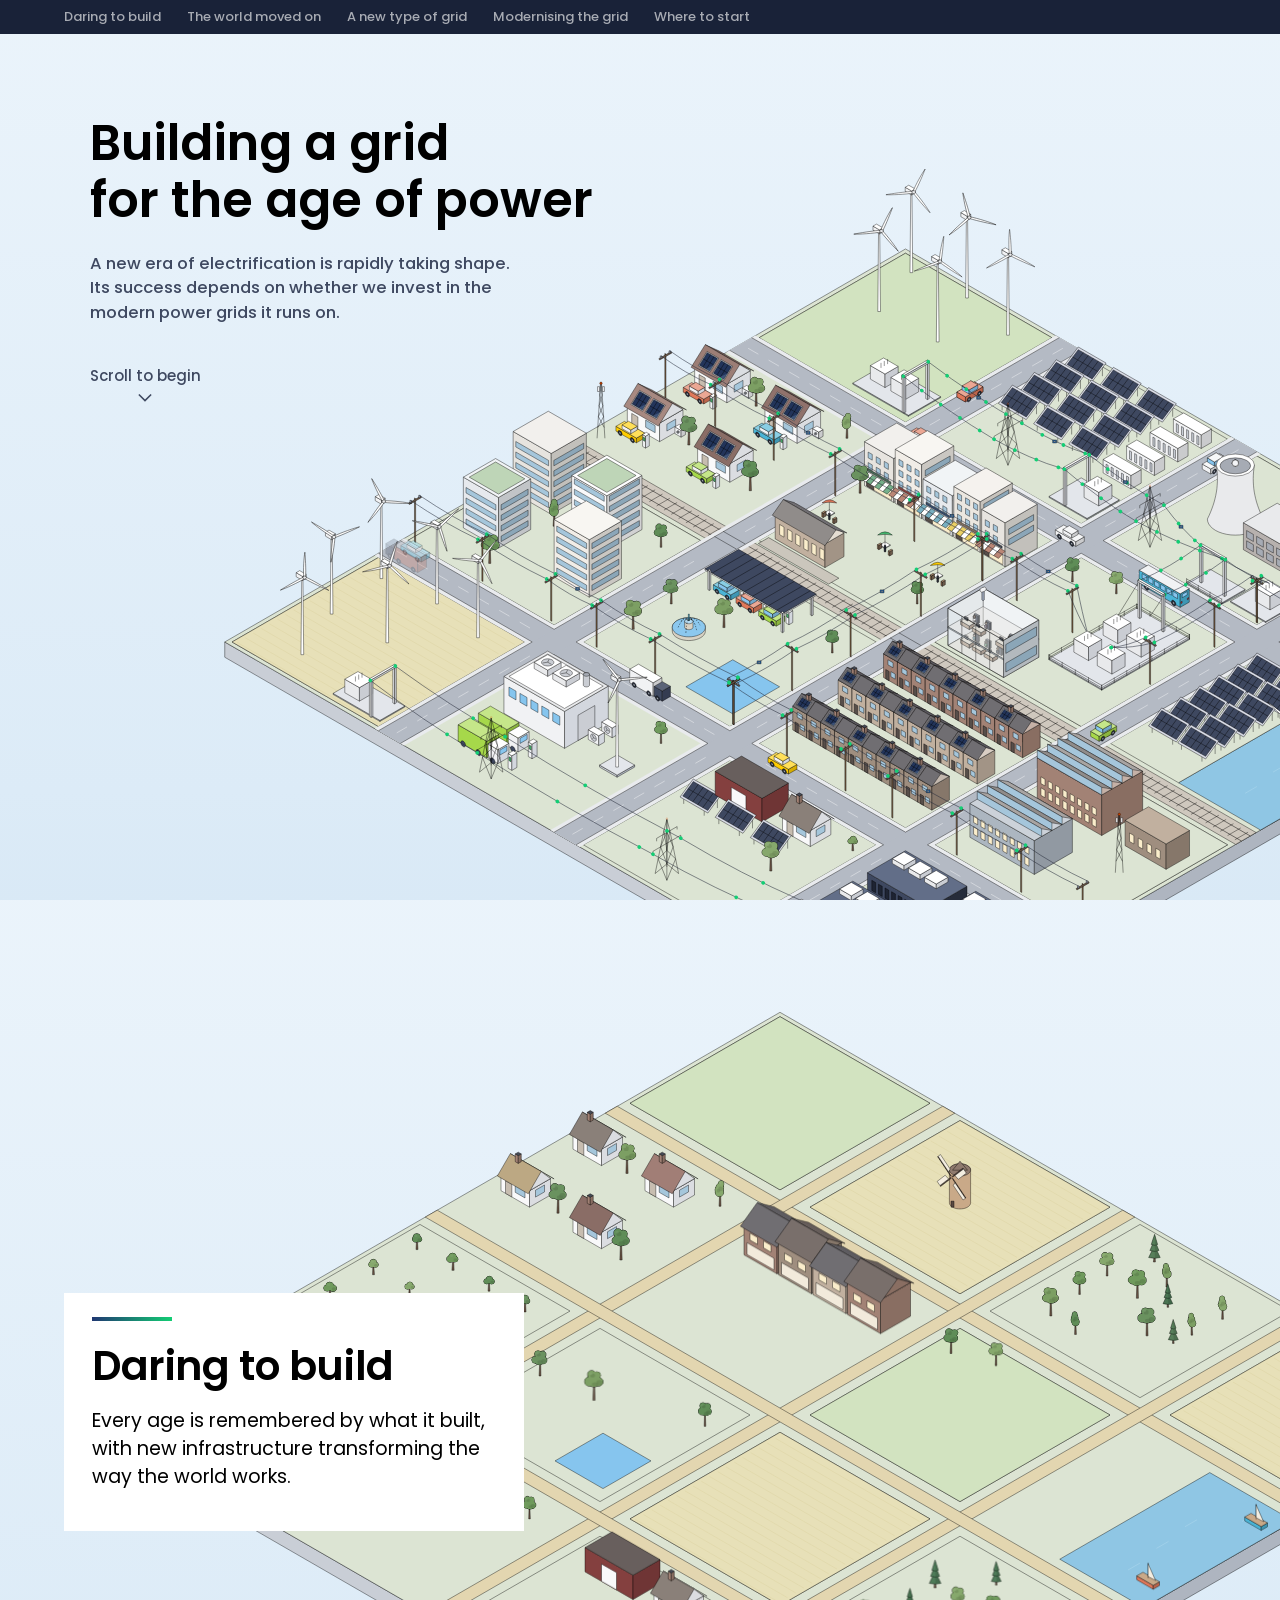
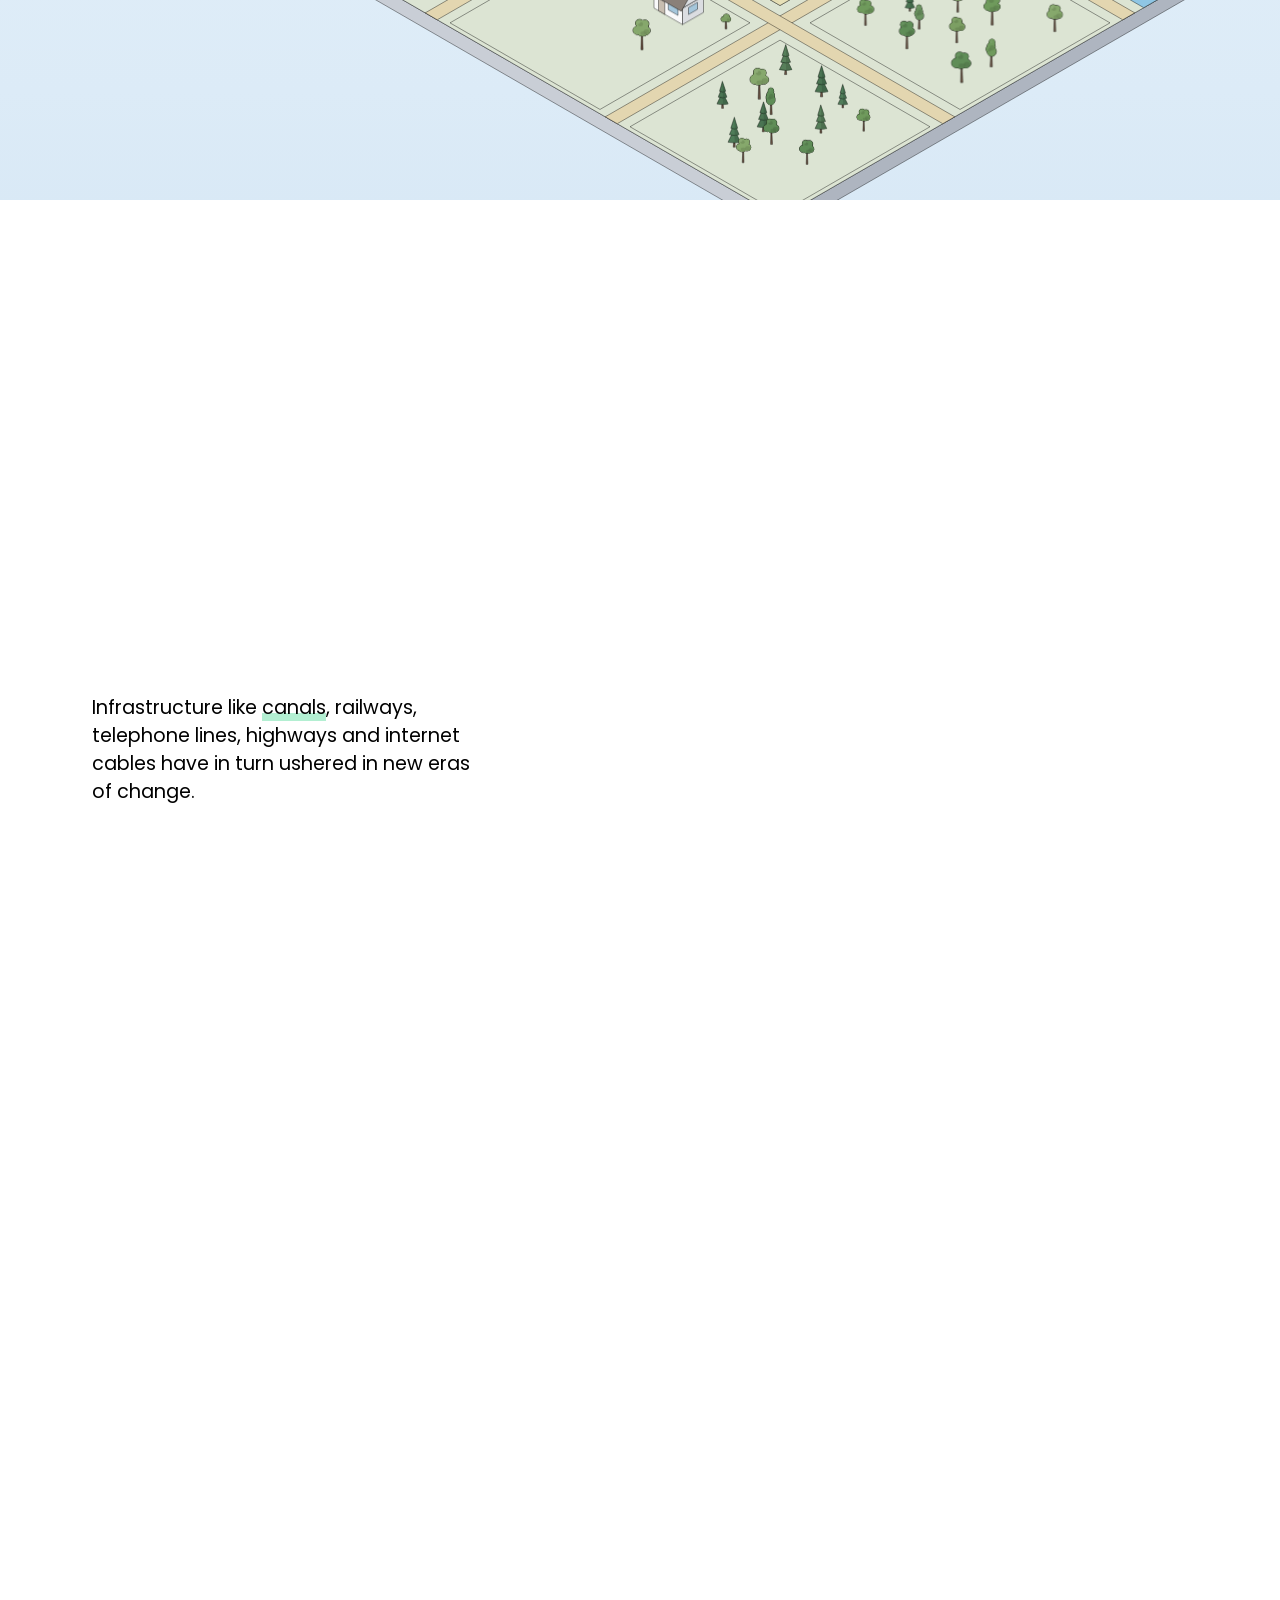
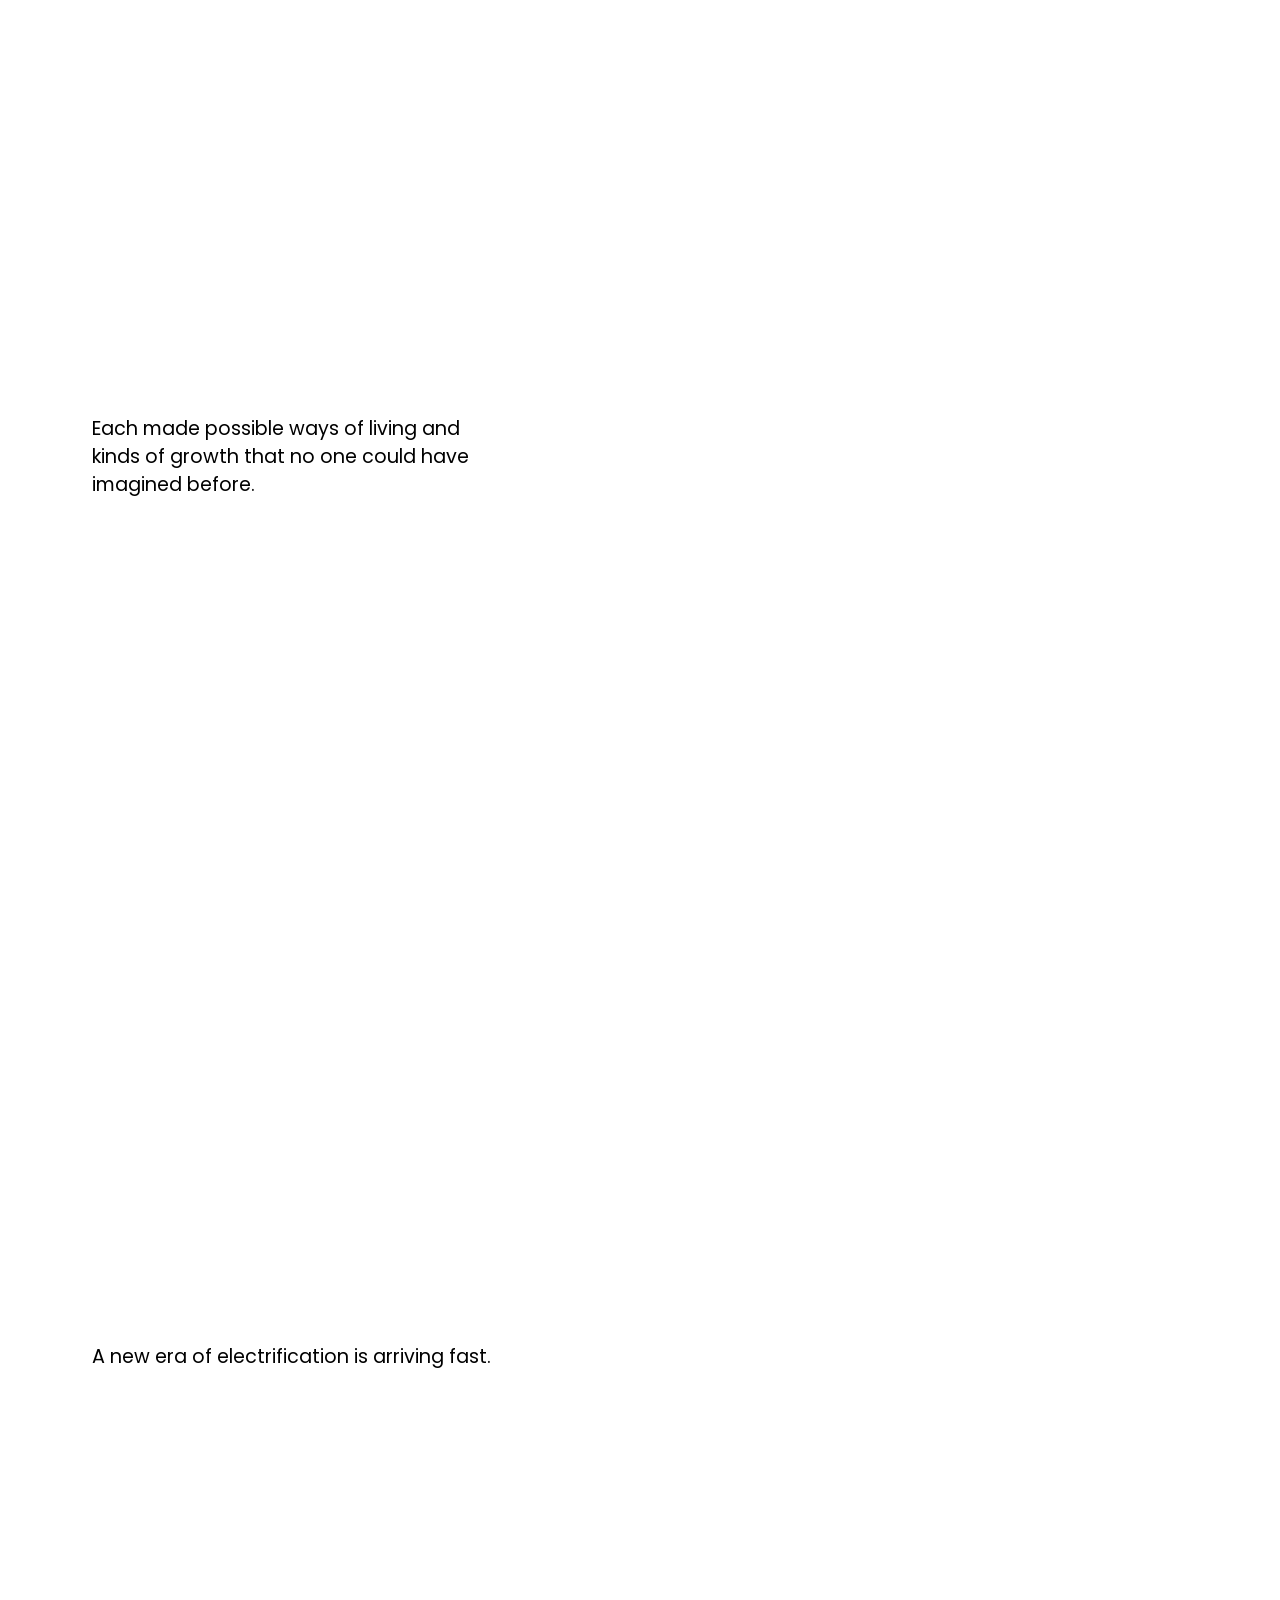
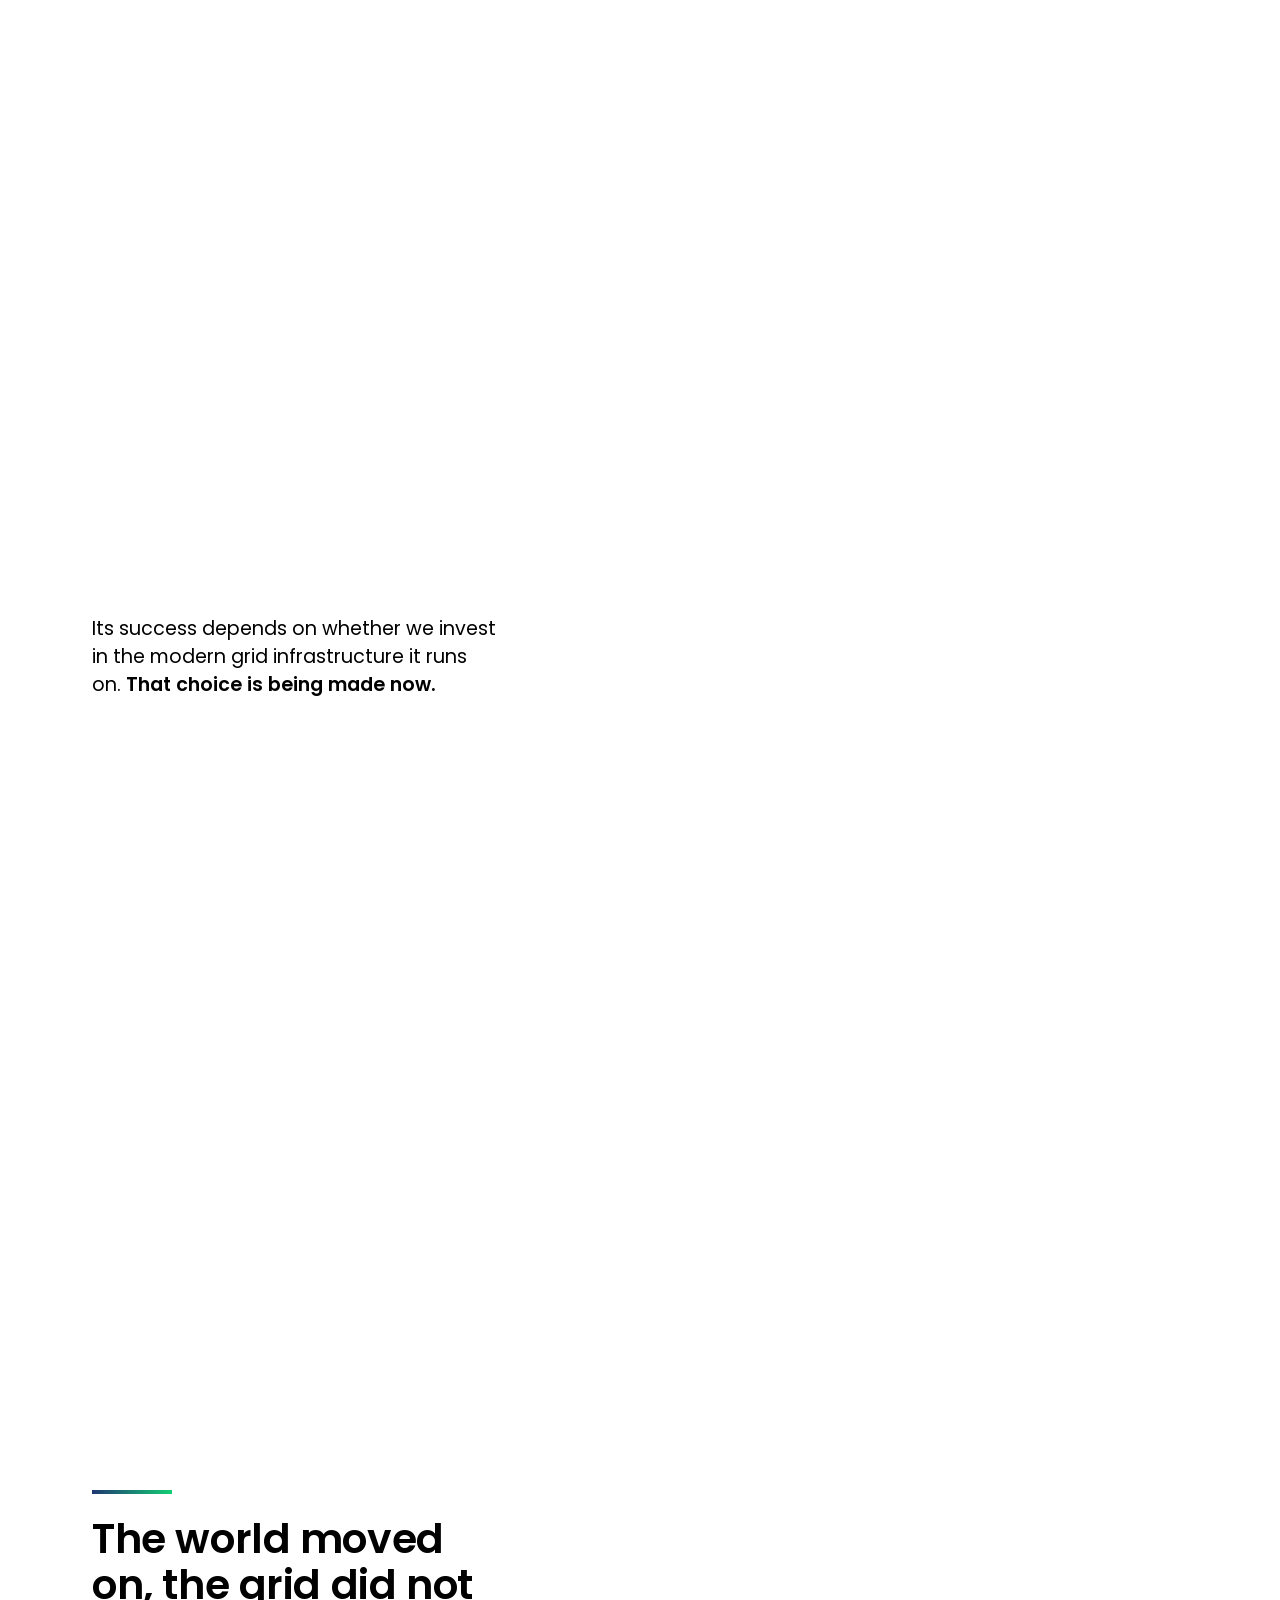
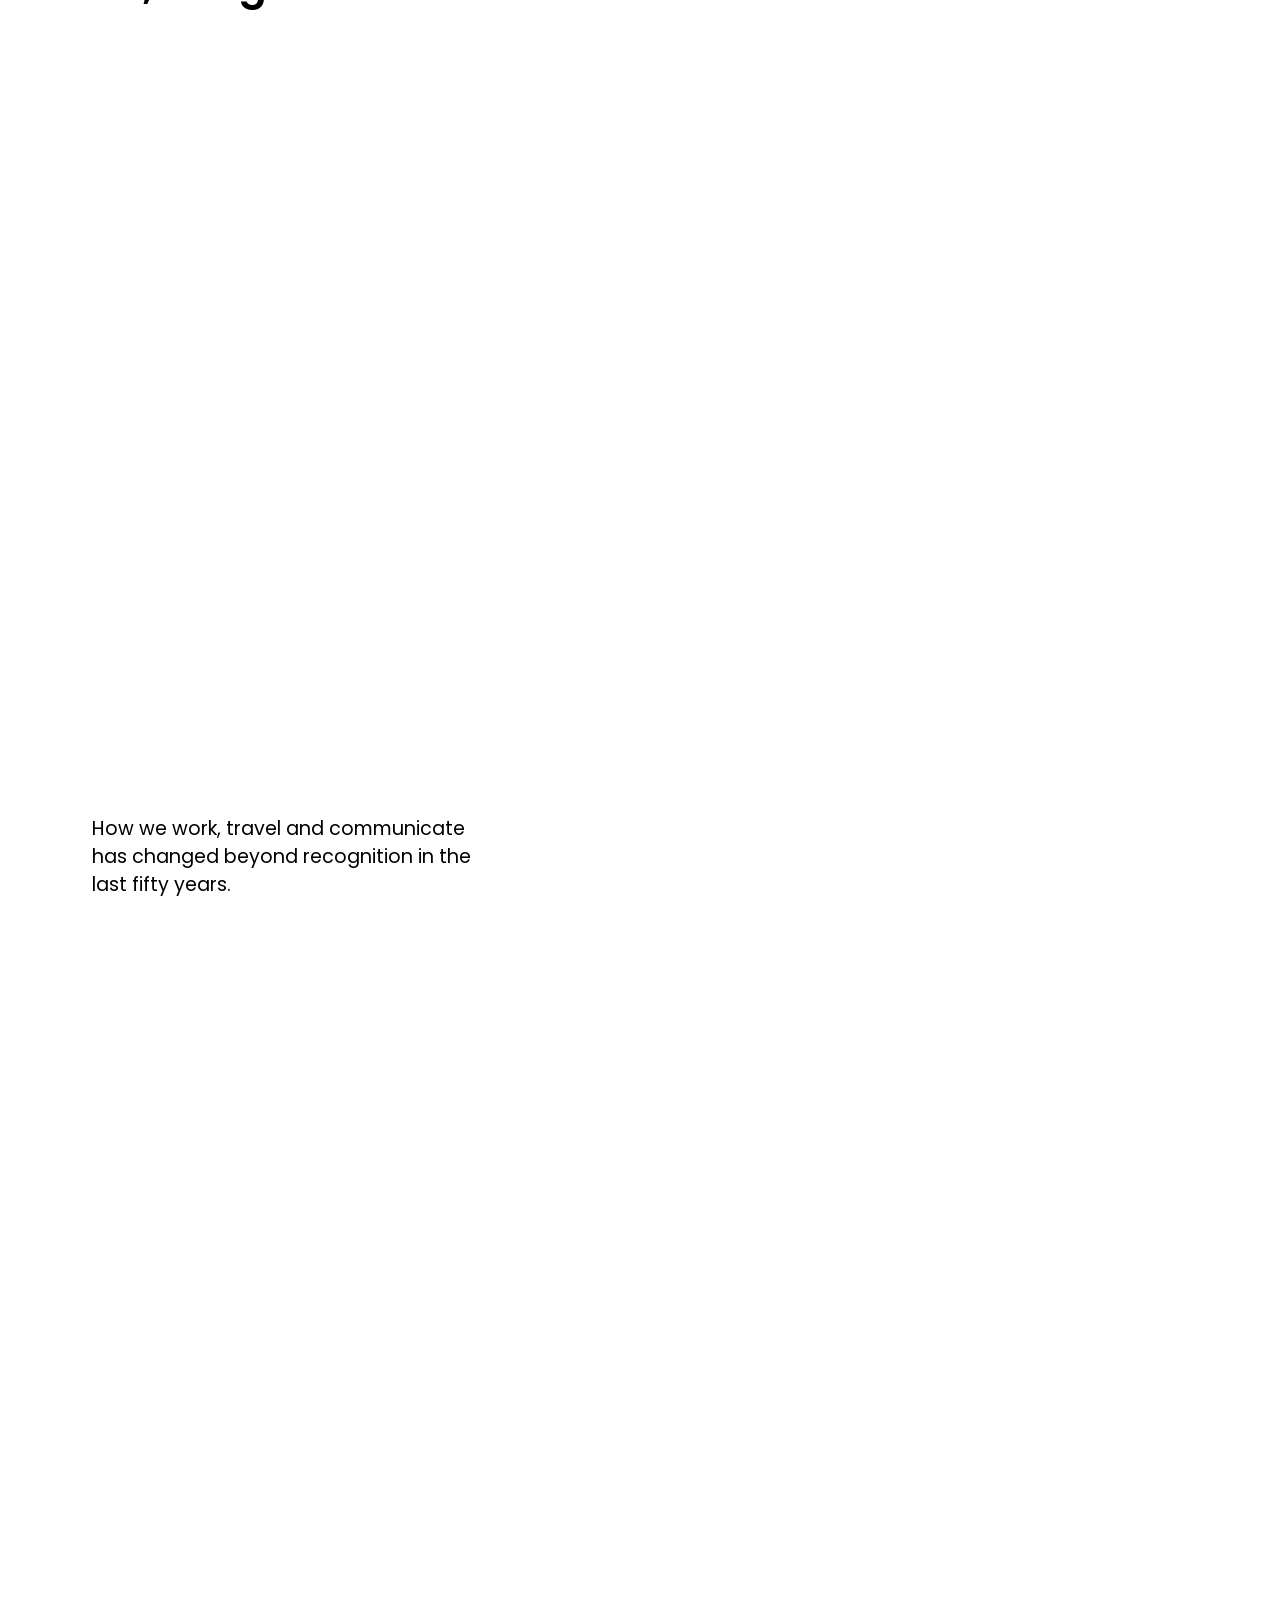
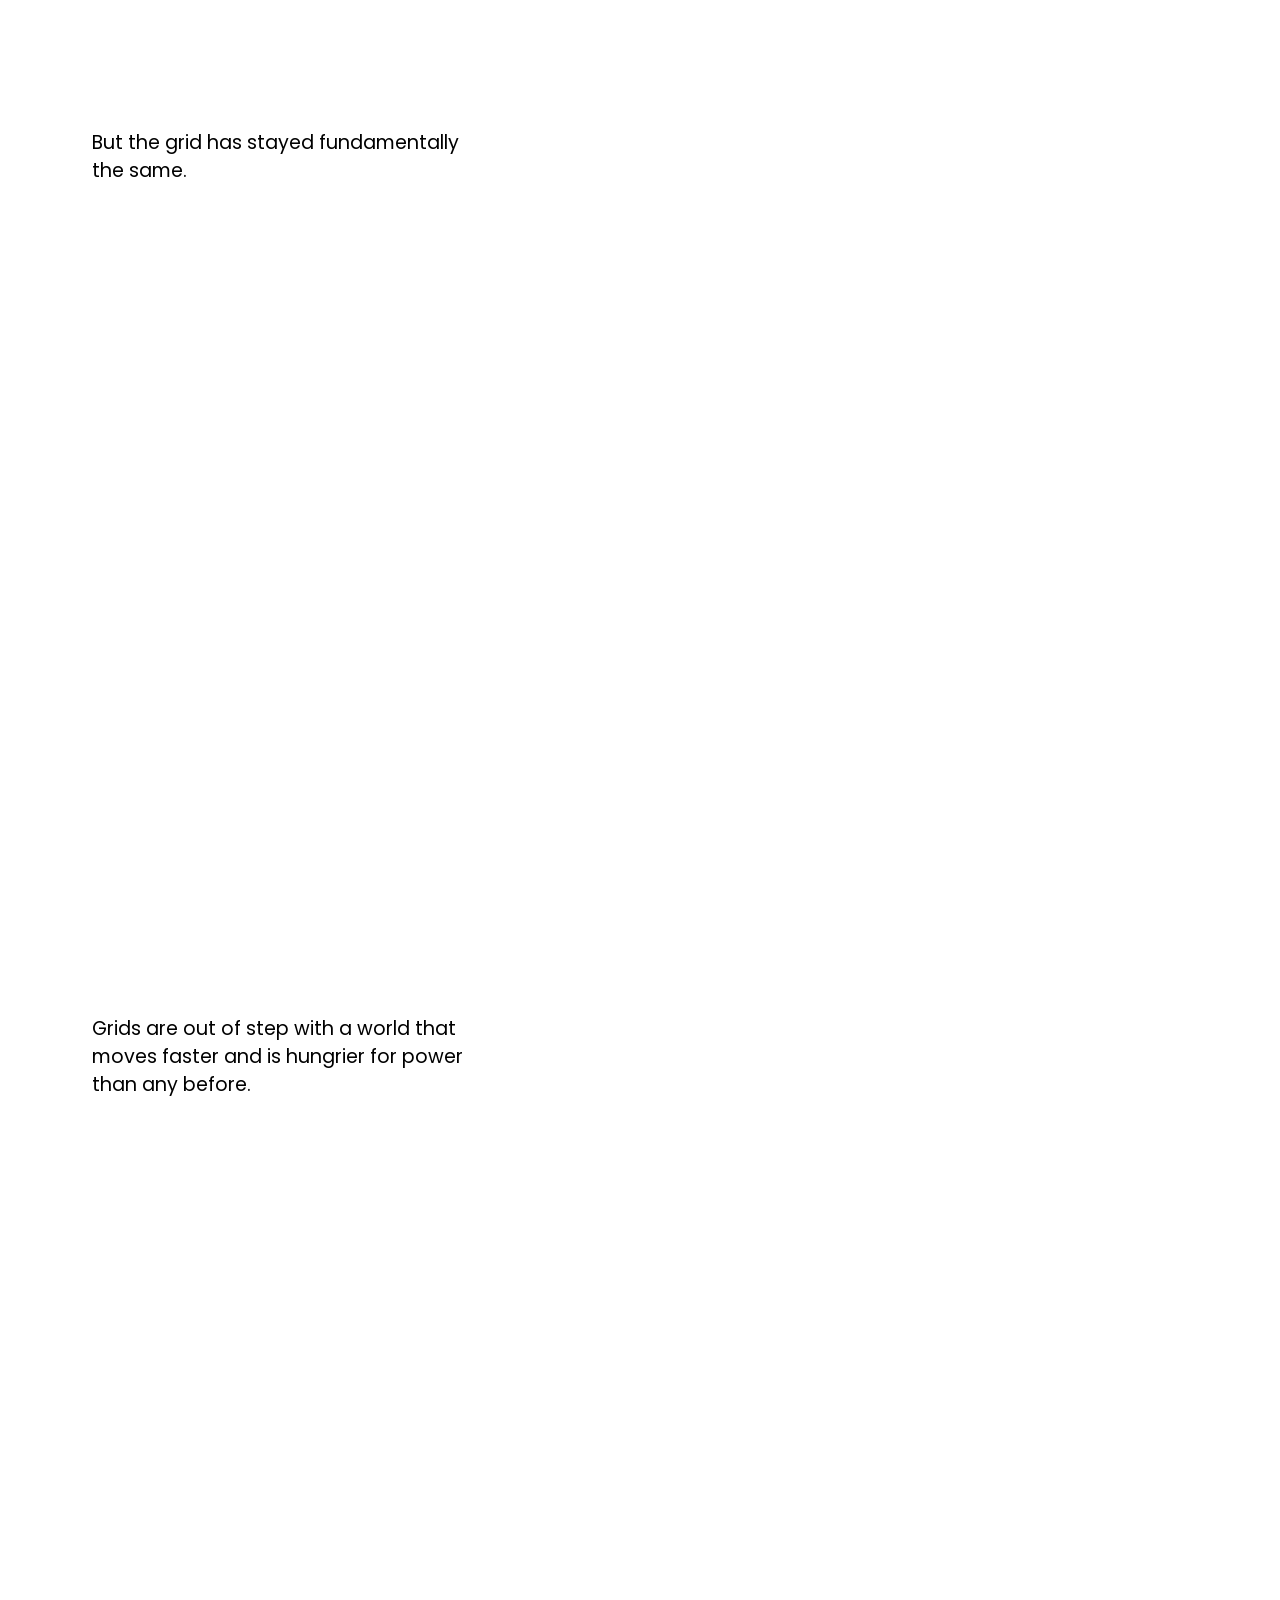
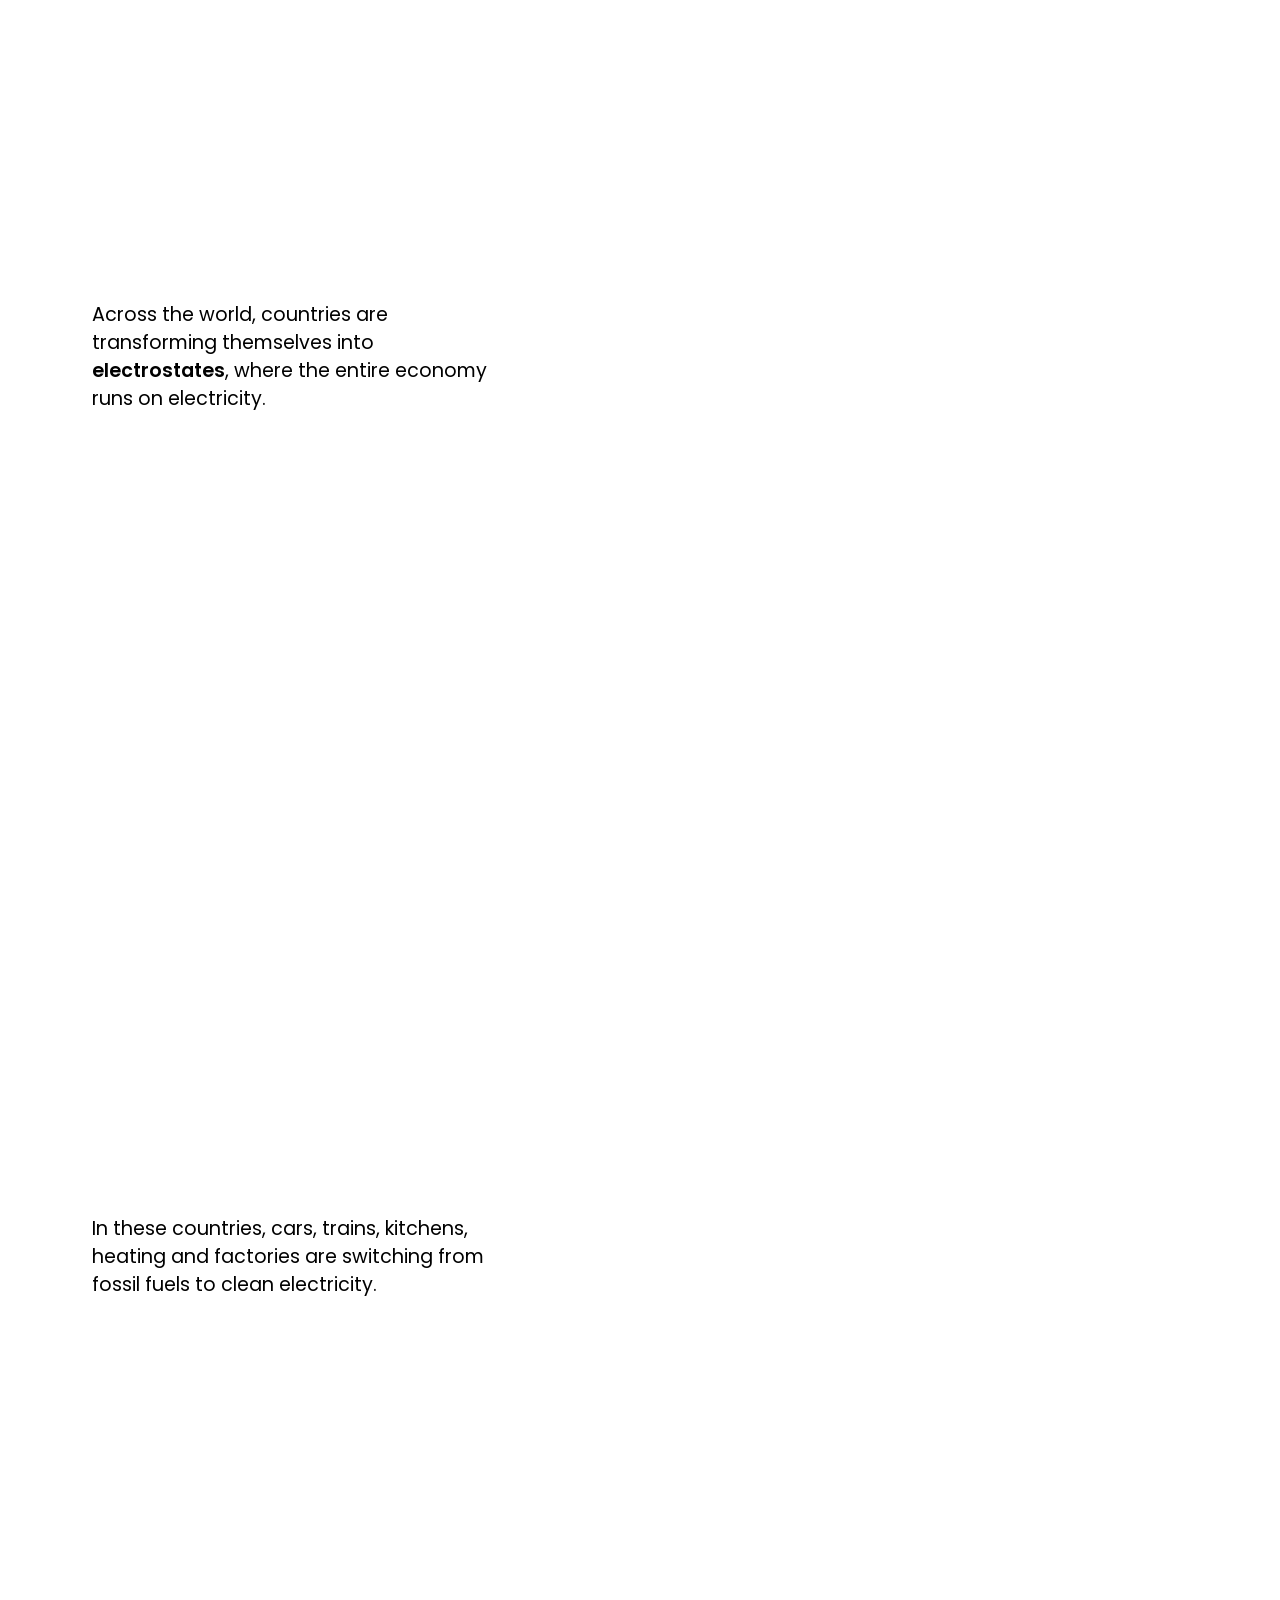
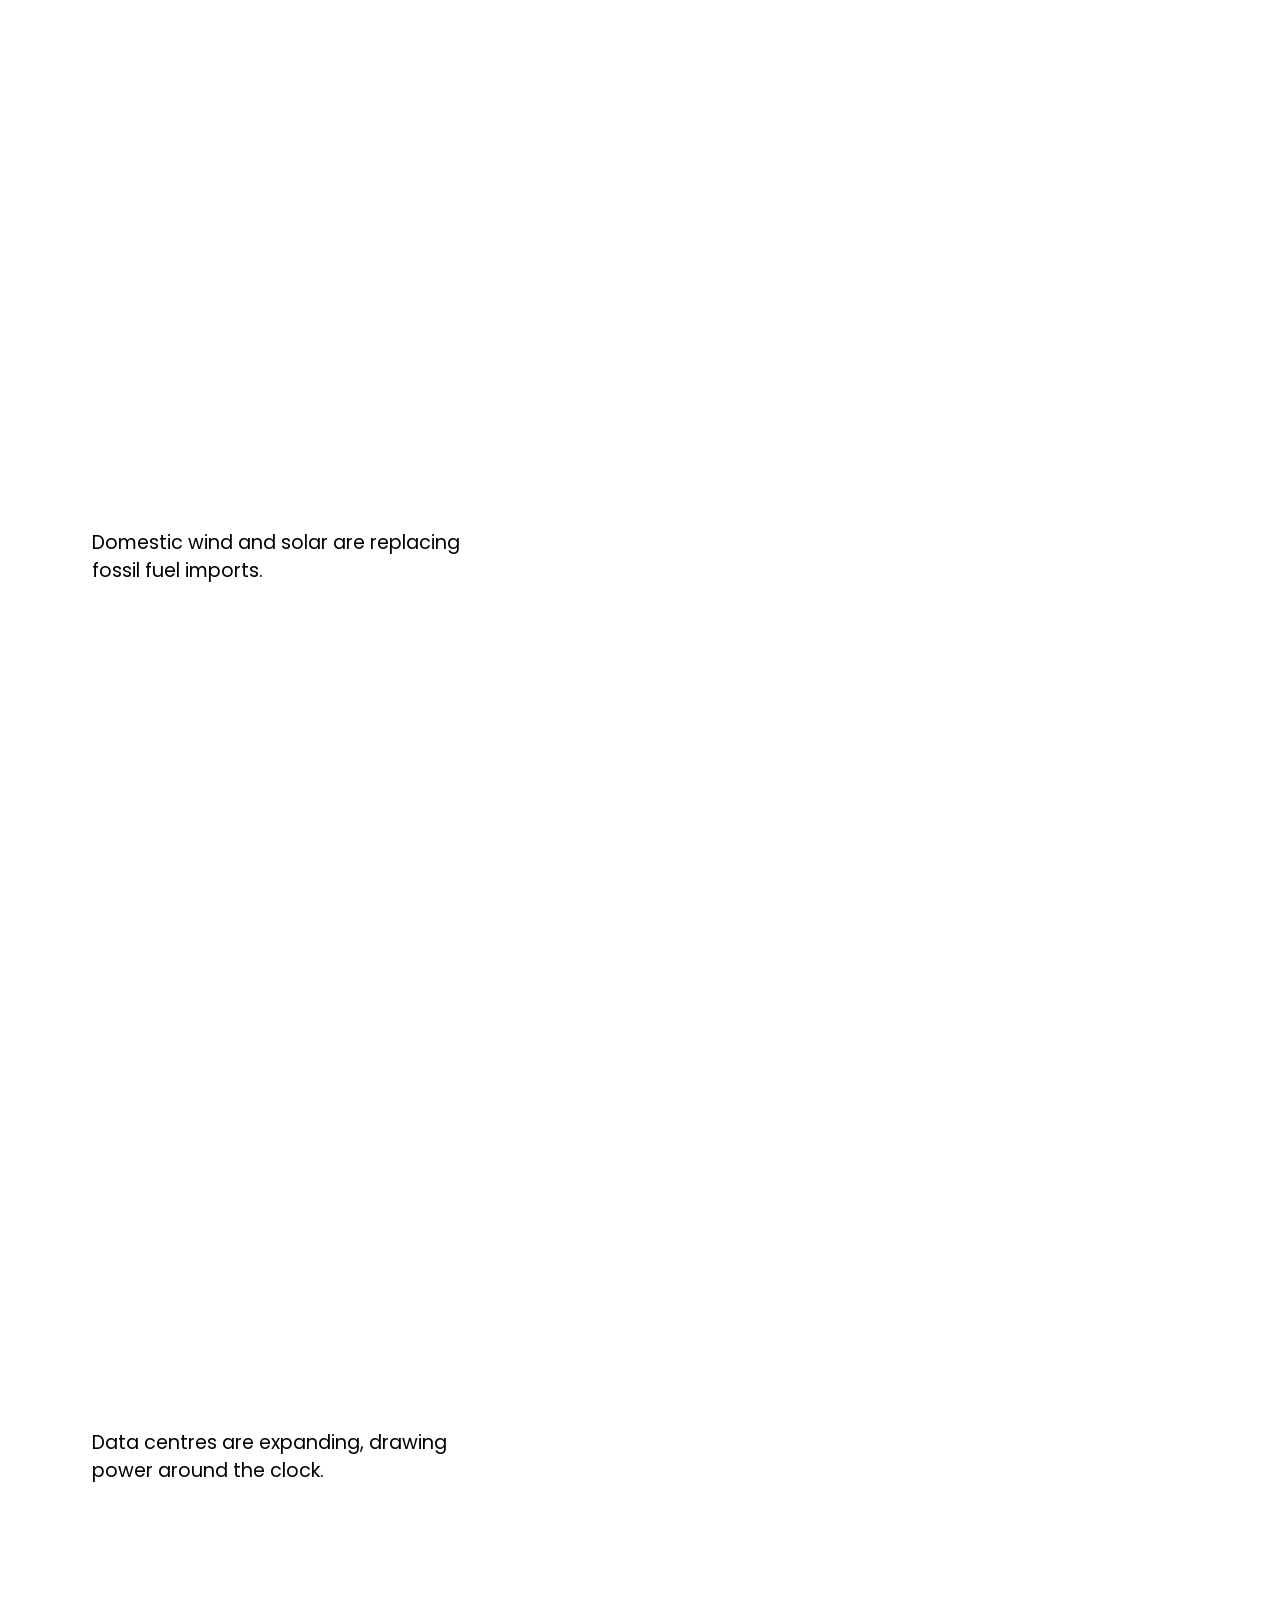
<file: index.html>
<!DOCTYPE html>
<html lang="en">
<head>
<meta charset="utf-8">
<meta name="viewport" content="width=device-width, initial-scale=1">
<title>Building a Grid for the Age of Power | Ember</title>
<meta name="description" content="Every era is defined by the infrastructure it builds. A visual explainer on the grid we need for the age of power, and the interventions that will build it.">
<link rel="stylesheet" href="fonts/poppins.css">   <!-- Poppins from this repository: no outside requests -->
<link rel="stylesheet" href="css/style.css">
<link rel="stylesheet" href="css/clean.css">
<link rel="stylesheet" href="css/v7.css">
<script>window.CLEAN = true;   /* the isometric, straight-edged version in the CleanFlex style */</script>
</head>
<body class="refs-sections-only v6">

<header class="topbar topbar--chapters">
  <nav class="topbar__nav" aria-label="Chapters">
    <a href="#vision">Daring to build</a>
    <a href="#act2">The world moved on</a>
    <a href="#act3">A new type of grid</a>
    <a href="#how-intro">Modernising the grid</a>
    <a href="#matrix">Where to start</a>
  </nav>
  <div class="topbar__progress" aria-hidden="true"><span></span></div>
</header>

<main id="top">

  <!-- ============ HERO ============ -->
  <section class="hero">
    <svg class="hero__art" id="scene-hero" data-own="1" viewBox="0 0 1600 900" preserveAspectRatio="xMidYMax slice" aria-hidden="true"></svg>
    <div class="hero__inner">
      <h1>Building a grid<br>for the age of power</h1>
      <p class="standfirst">A new era of electrification is rapidly taking shape. Its success depends on whether we invest in the modern power grids it runs on.</p>
      <p class="hero__cue">Scroll to begin <svg class="hero__chev" viewBox="0 0 16 10" aria-hidden="true"><path d="M1 1.5l7 7 7-7" fill="none" stroke="currentColor" stroke-width="1.8"/></svg></p>
    </div>
  </section>

  <!-- ONE CITY: Acts 1-3 on one evolving city, its grid drawn as pylons, poles and wires (js/iso-onecity6.js) -->
  <section class="era era--rail era--journey era--onecity" data-steps="29" data-cover-shift="0">
    <div class="era__stage"><svg class="scene" id="scene-onecity" data-scene="onecity6" data-look="highlight" viewBox="0 0 1600 900" preserveAspectRatio="xMidYMid slice" role="img" aria-label="One city on a grid of blocks, from an old town to a modern city: a canal, a railway with a station, a power station, factories and row houses; telephone lines, pylons, a substation and poles carrying power; highways, new homes and shops, a fuel depot; towers and flats; wind, solar and batteries. Then the grid alone stands out, then its users; the city electrifies: an EV hub, heat pumps, solar in place of the fuel depot, data centres, a new factory. Then the modern grid, card by card: power flowing both ways, sensors and controls, smart charging, batteries, smarter lines, a new line to a new renewables zone"></svg>
      <div class="legend legend--onecity" aria-label="Legend"><span><i style="background:#13CE74"></i>Renewable power</span><span><i style="background:#EE7309"></i>Fossil power</span></div>
    </div>
    <div class="era__steps">
      <div class="step step--act" id="vision"><div class="card card--act"><div class="tbar"></div><h2 class="h2-act">Daring to build</h2><p class="lead" style="margin-top:18px">Every age is remembered by what it built, with new infrastructure transforming the way the world works.</p></div></div>
      <div class="step step--hold" data-span="5" style="--span:5"><div class="card"><p class="lead">Infrastructure like <span class="hl">canals</span>, <span class="hl">railways</span>, <span class="hl">telephone lines</span>, <span class="hl">highways</span> and <span class="hl">internet cables</span> have in turn ushered in new eras of change.</p></div></div>
      <div class="step"><div class="card"><p class="lead">Each made possible ways of living and kinds of growth that no one could have imagined before.</p></div></div>
      <div class="step"><div class="card"><p class="lead">A new era of electrification is arriving fast.</p></div></div>
      <div class="step"><div class="card"><p class="lead">Its success depends on whether we invest in the modern grid infrastructure it runs on. <strong>That choice is being made now.</strong></p></div></div>
      <div class="step step--act" id="act2"><div class="card card--act"><div class="tbar"></div><h2 class="h2-act">The world moved on, the grid did not</h2></div></div>
      <div class="step"><div class="card"><p class="lead">How we work, travel and communicate has changed beyond recognition in the last fifty years.</p></div></div>
      <div class="step"><div class="card"><p class="lead">But the grid has stayed fundamentally the same.</p></div></div>
      <div class="step"><div class="card"><p class="lead">Grids are out of step with a world that moves faster and is hungrier for power than any before.</p></div></div>
      <div class="step"><div class="card"><p class="lead">Across the world, countries are transforming themselves into <strong>electrostates</strong>, where the entire economy runs on electricity.</p></div></div>
      <div class="step"><div class="card"><p class="lead">In these countries, cars, trains, kitchens, heating and factories are switching from fossil fuels to clean electricity.</p></div></div>
      <div class="step"><div class="card"><p class="lead">Domestic wind and solar are replacing fossil fuel imports.</p></div></div>
      <div class="step"><div class="card"><p class="lead">Data centres are expanding, drawing power around the clock.</p></div></div>
      <div class="step"><div class="card"><p class="lead">The nations that build a grid for this age of power will be where AI, industry and investment go.</p></div></div>
      <div class="step step--act" id="act3"><div class="card card--act"><div class="tbar"></div><h2 class="h2-act">A new type of grid, fit for the age of power</h2></div></div>
      <div class="step" data-m="old"><div class="card"><p class="lead">The old grid sent power one way, from a few large power stations to everyone else.</p></div></div>
      <div class="step" data-m="everywhere"><div class="card"><p class="lead">In a modern grid, generation is increasingly spread across the country.</p></div></div>
      <div class="step" data-m="both"><div class="card"><p class="lead">Power flows now move in two directions. Homes and businesses both draw electricity from the grid and generate electricity to send back in.</p></div></div>
      <div class="step" data-m="resilient"><div class="card"><p class="lead">The system no longer depends on a few big plants and becomes more resilient.</p></div></div>
      <div class="step" data-m="sensors"><div class="card"><p class="lead">This is enabled by smart devices and digitalisation, which allow us to see and control what is happening on the grid.</p></div></div>
      <div class="step" data-m="smart2"><div class="card"><p class="lead">When power is plentiful and cheap, electric vehicles charge and heating or cooling turns on.</p></div></div>
      <div class="step" data-m="batteries2"><div class="card"><p class="lead">Batteries store surplus electricity and release it when generation falls.</p></div></div>
      <div class="step" data-m="better"><div class="card"><p class="lead">Bills fall, the system runs better and we can do more, faster with the existing grid.</p></div></div>
      <div class="step" data-m="dlr"><div class="card"><p class="lead">The wires are smarter too. Lines fitted with sensors carry more power when the weather allows.</p></div></div>
      <div class="step" data-m="wires"><div class="card"><p class="lead">Advanced cables made from new, lighter materials carry much more on the same towers.</p></div></div>
      <div class="step" data-m="more"><div class="card"><p class="lead">This is the modern grid: digital, flexible and smarter about how it grows. It gets more out of the lines we already have.</p></div></div>
      <div class="step" data-m="connect"><div class="card"><p class="lead">New lines are planned and built using the technology of today, rather than the designs of decades ago.</p></div></div>
      <div class="step" data-m="queues"><div class="card"><p class="lead">The connection queues holding back investment start to clear and projects get online quicker, without waiting for a new line to be built.</p></div></div>
      <div class="step" data-m="modern"><div class="card"><p class="lead">This is not the old grid made bigger. It is a modern grid, fit for the age of power.</p></div></div>
    </div>
  </section>

  <!-- ============ MODERNISING THE GRID: the seventeen interventions on the same city (js/story6.js, js/data6.js) ============ -->
  <section id="how" class="era era--onecity era--story4">
    <div class="era__stage"><svg class="scene" id="scene-city4" data-look="highlight" viewBox="0 0 1600 900" preserveAspectRatio="xMidYMid slice" role="img" aria-label="The same city, its modern grid in place. For each intervention the view moves to the part of the grid it acts on, and its technologies are labelled there"></svg>
    </div>
    <div class="era__steps" id="how4">
      <div class="step step--act s4intro" id="how-intro"><div class="card card--act"><div class="tbar"></div><h2 class="h2-act">Modernising the grid</h2>
        <p class="lead" style="margin-top:18px">The work can begin today by optimising the grid that already exists. Then strengthening it. Then expanding it.</p></div>
        <div class="s4over">
          <div class="s4over__item" data-cat="optimise" data-plate="optimize"><p class="s4over__name">Optimise</p><p class="s4over__blurb">Get more out of the grid that already exists.</p></div>
          <div class="s4over__item" data-cat="reinforce" data-plate="reinforce"><p class="s4over__name">Reinforce</p><p class="s4over__blurb">Then strengthen it where it holds the system back.</p></div>
          <div class="s4over__item" data-cat="expand" data-plate="expand6"><p class="s4over__name">Expand</p><p class="s4over__blurb">Then build new lines and substations where they are needed.</p></div>
        </div></div>
      <div id="story4-steps"></div>
    </div>
  </section>

  <!-- ============ MATRIX ============ -->
  <section id="matrix" class="matrix" data-steps="1">
    <div class="matrix__stage">
      <div class="matrix__head">
        <div class="tbar"></div><p class="eyebrow">Where to start</p>
        <h2 class="h1">Time to impact vs. cost</h2>
      </div>
      <div class="matrix__grid matrix4" id="matrix4-grid"></div>
      <div class="matrix__legend">
        <span><b class="mk mk--optimize"></b>Optimise</span><span><b class="mk mk--reinforce"></b>Reinforce</span><span><b class="mk mk--expand"></b>Expand</span>
      </div>
      <p class="mx-note">Cost and time ratings in this table are comparative and indicative. No rating refers to a specific cost or date. Costs and timelines differ in every country, but the relative order is a useful guide to show which interventions can move fastest, which likely take the longest and which tend to cost more or less.</p>
    </div>
    <div class="era__steps">
      <div class="step step--empty" aria-hidden="true"></div>
    </div>
  </section>

</main>

<script src="js/vendor/gsap.min.js"></script>
<script src="js/vendor/ScrollTrigger.min.js"></script>
<script src="js/vendor/MotionPathPlugin.min.js"></script>
<script src="js/icons.js"></script>
<script src="js/data.js"></script>
<script src="js/svg.js"></script>
<script src="js/icons6.js"></script>
<script src="js/icons8.js"></script>
<script src="js/iso7.js"></script>
<script src="js/people.js"></script>
<script src="js/scenes.js"></script>
<script src="js/vignettes.js"></script>
<script src="js/acts.js"></script>
<script src="js/iso-scenes.js"></script>
<script src="js/iso-scenes2.js"></script>
<script src="js/iso-journey.js"></script>
<script src="js/iso-valley.js"></script>
<script src="js/iso-onecity7.js"></script>
<script src="js/data7.js"></script>
<script src="js/iso-j.js"></script>
<script src="js/iso-tiles.js"></script>
<script src="js/iso-world.js"></script>
<script src="js/handdrawn.js"></script>
<script src="js/clean.js"></script>
<script src="js/gridmap.js"></script>
<script src="js/iso-grid.js"></script>
<script src="js/main7.js"></script>
<script src="js/story7.js"></script>
<script src="js/v7.js"></script>
</body>
</html>
</file>
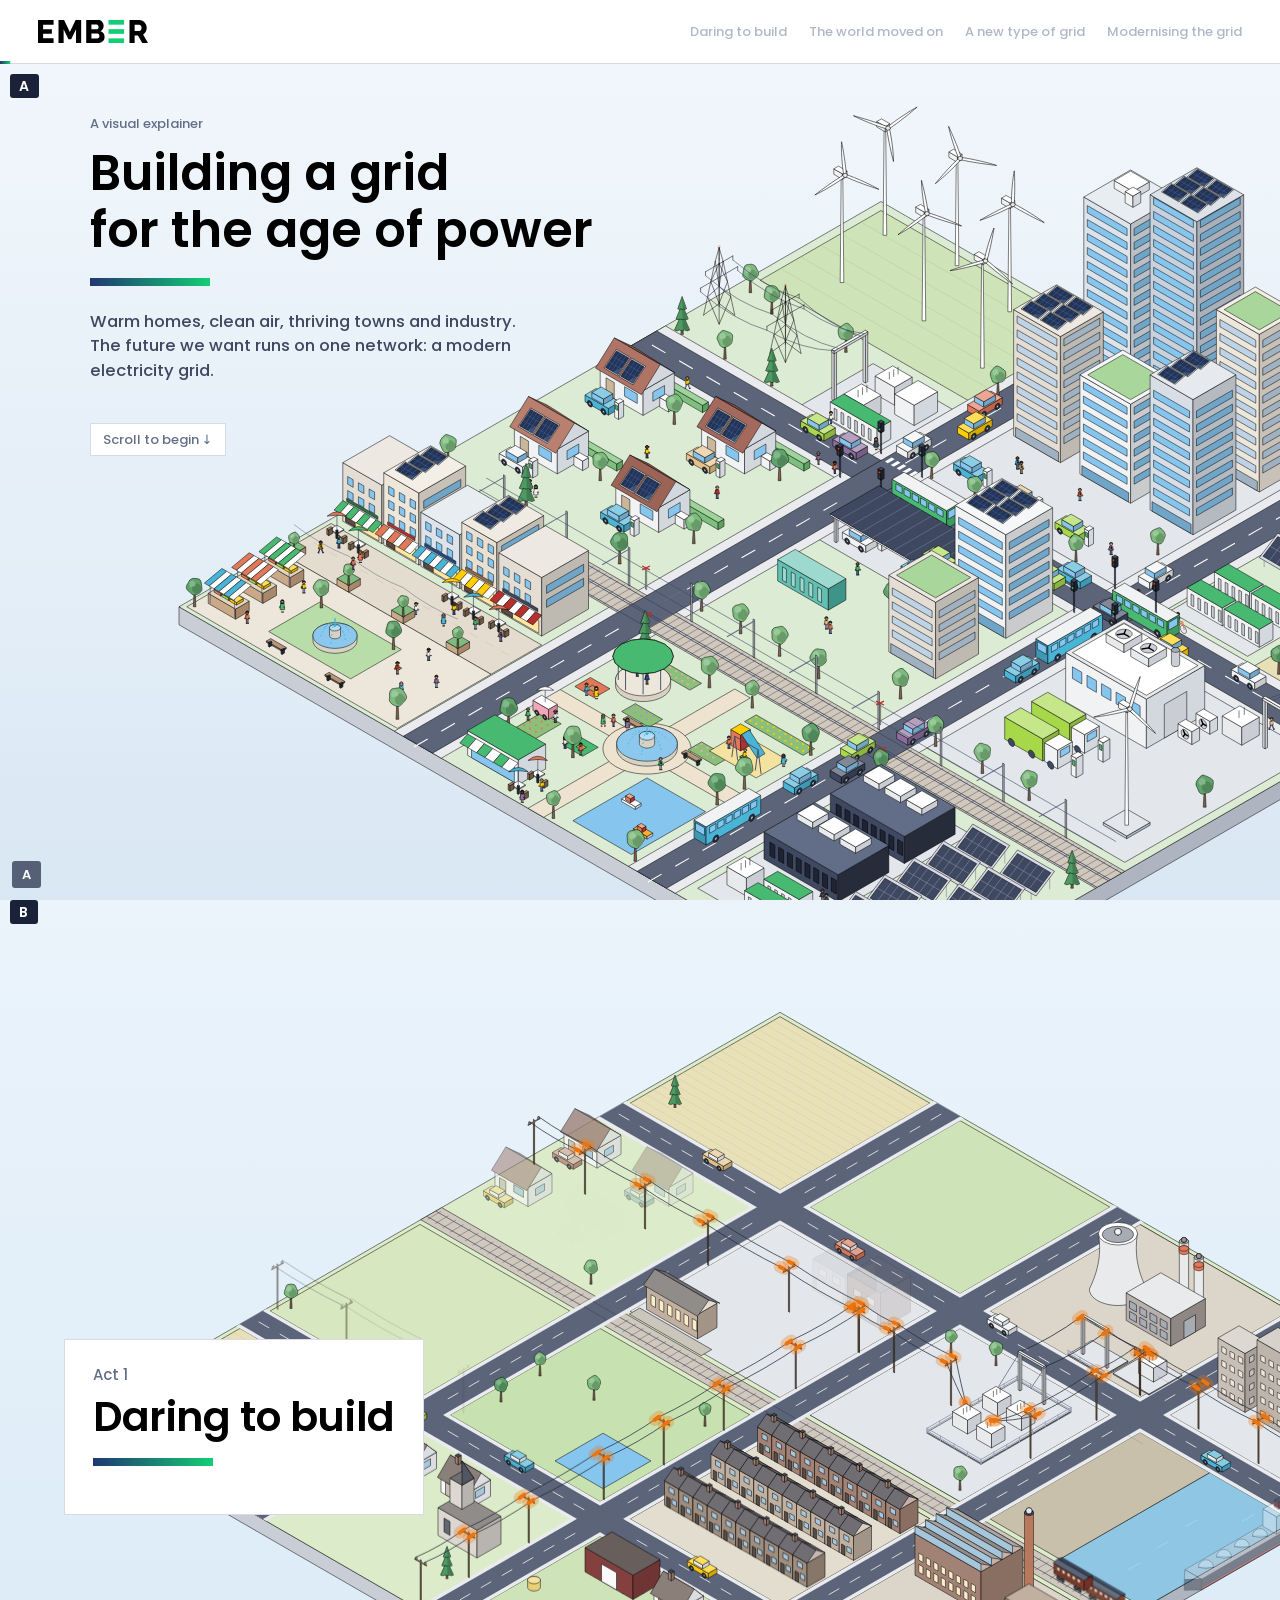
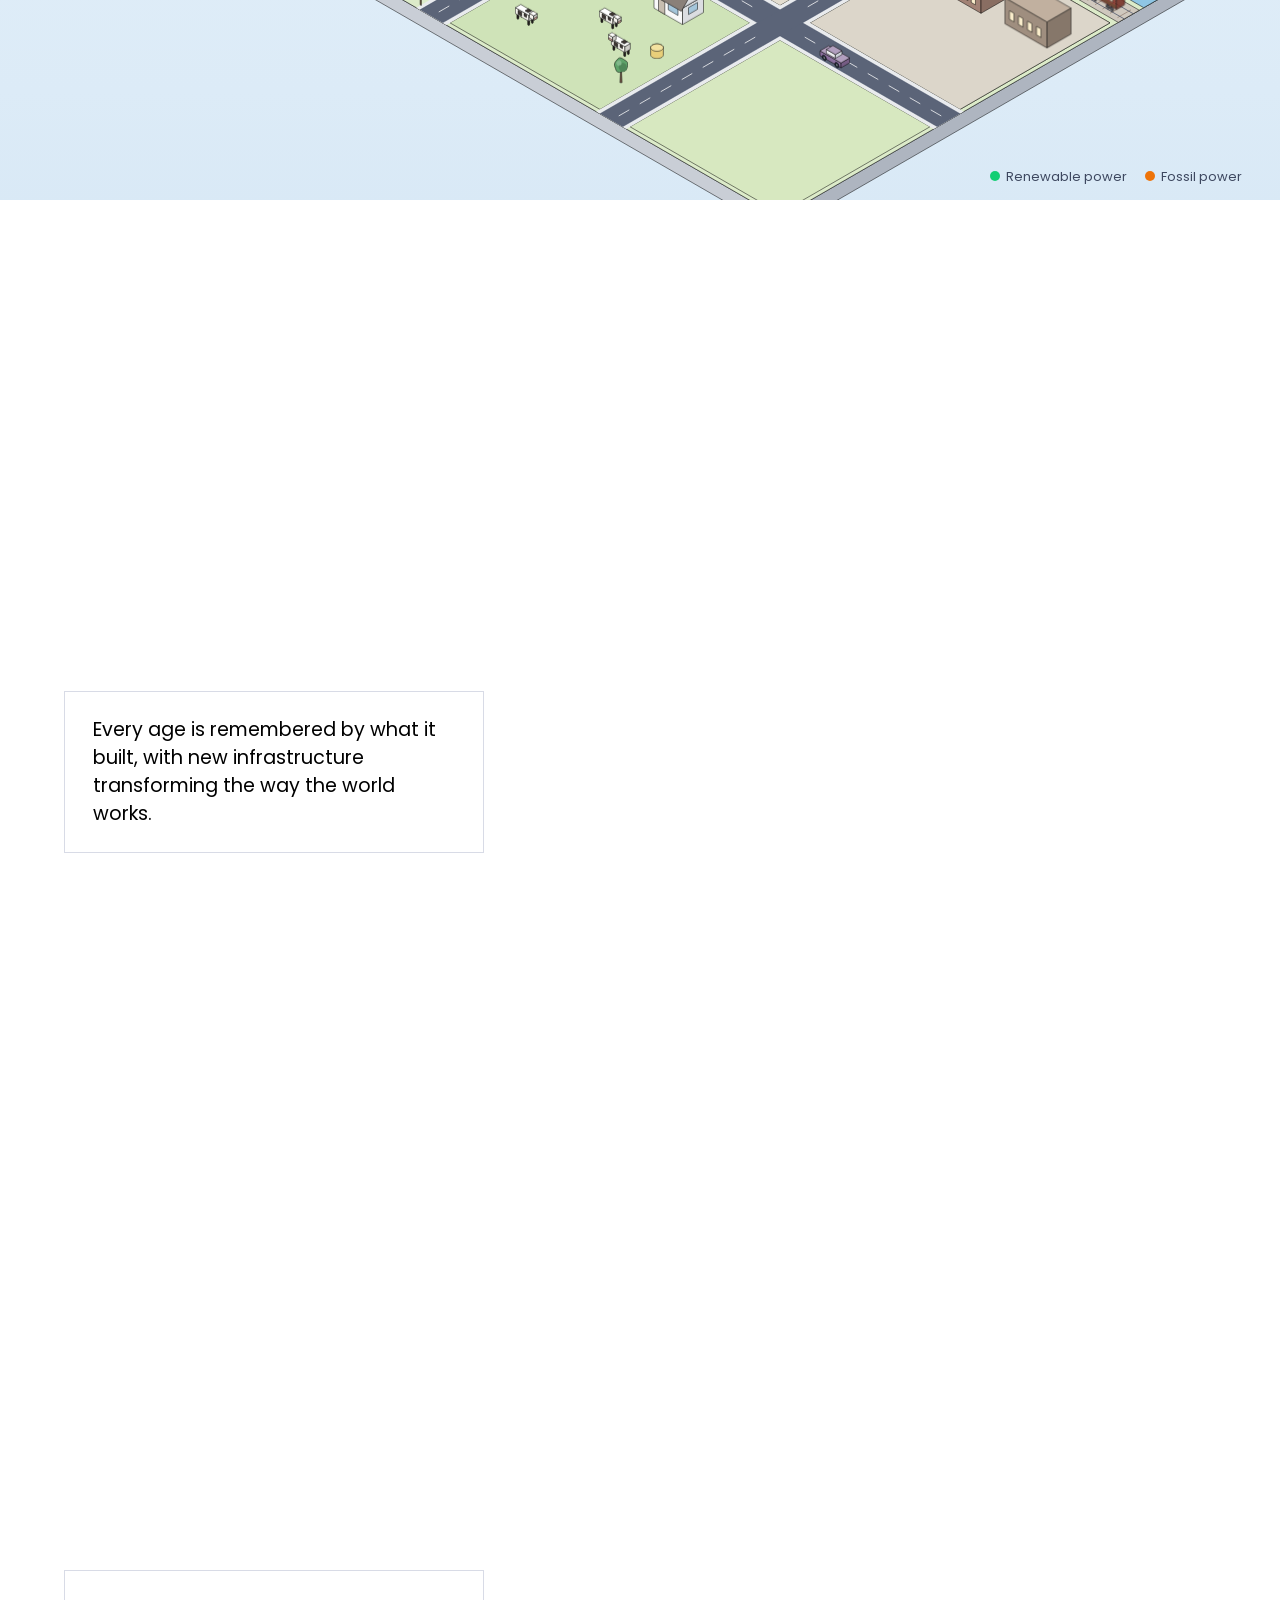
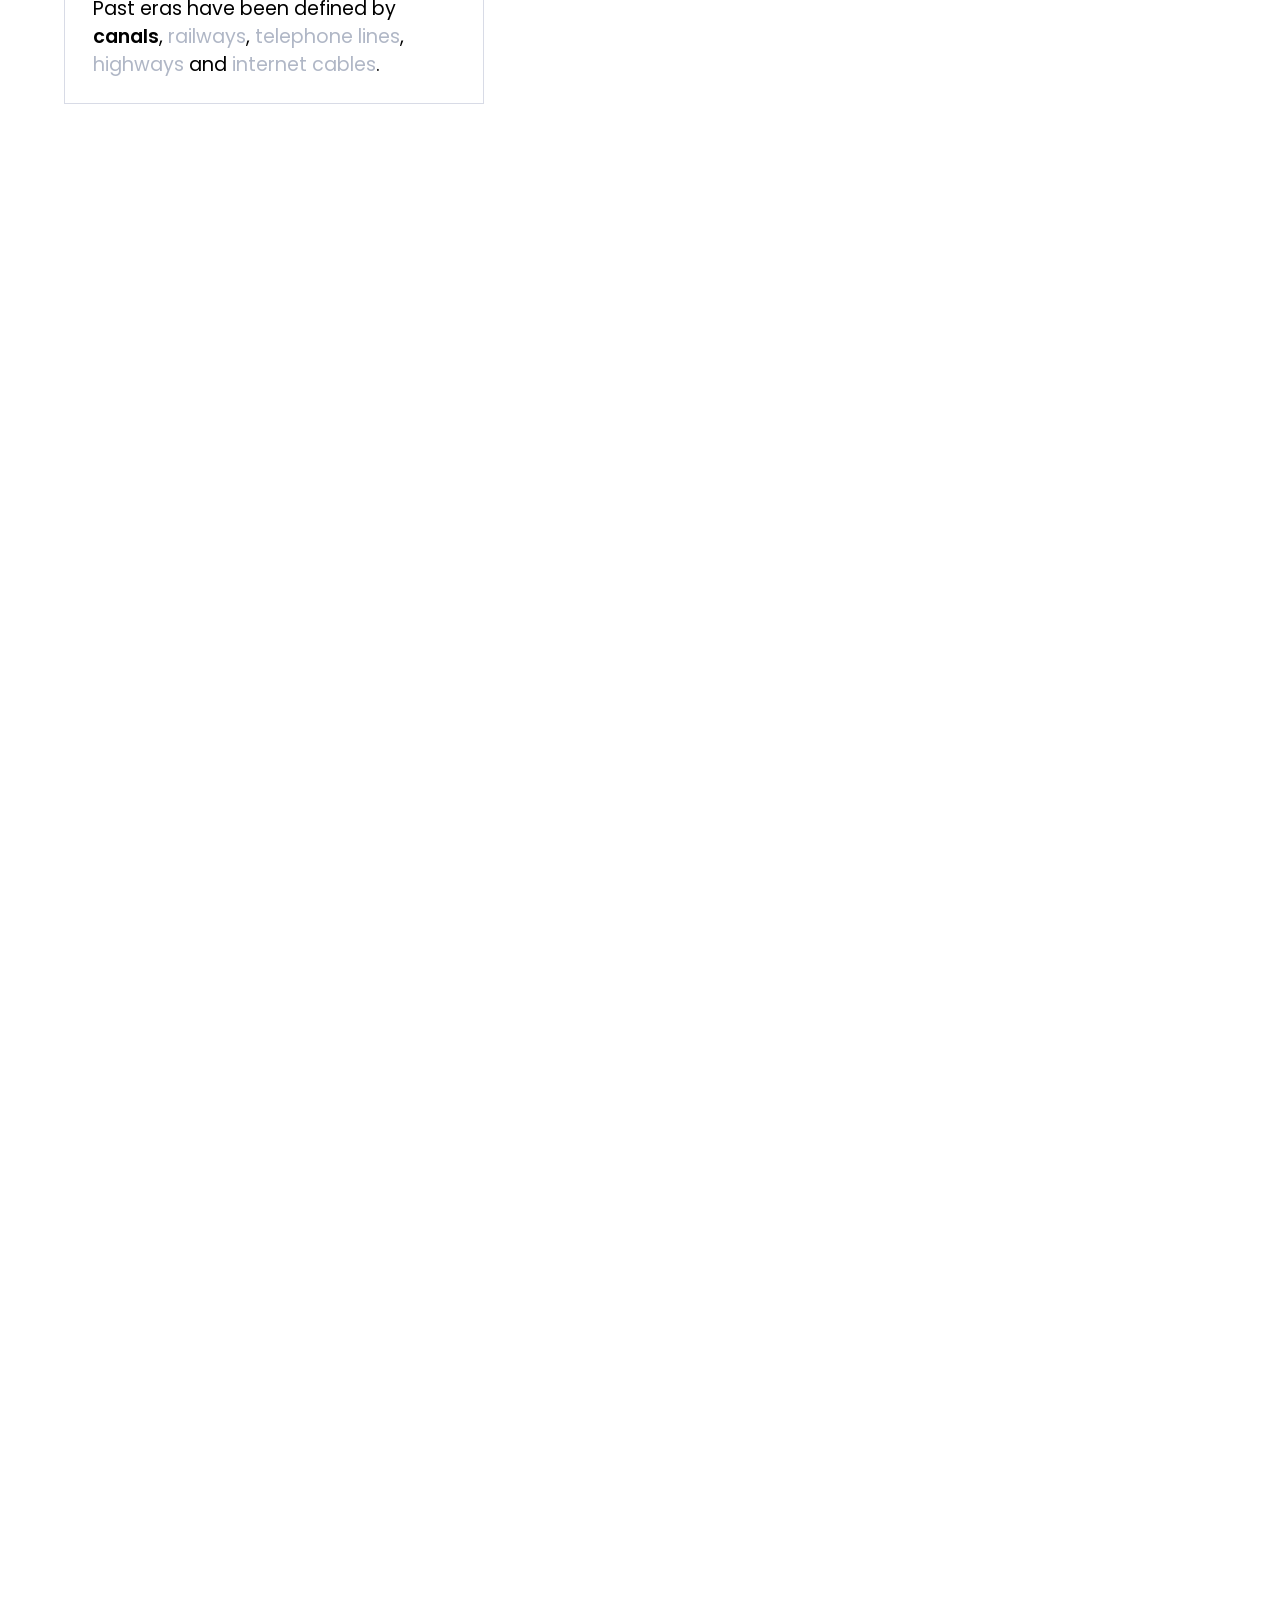
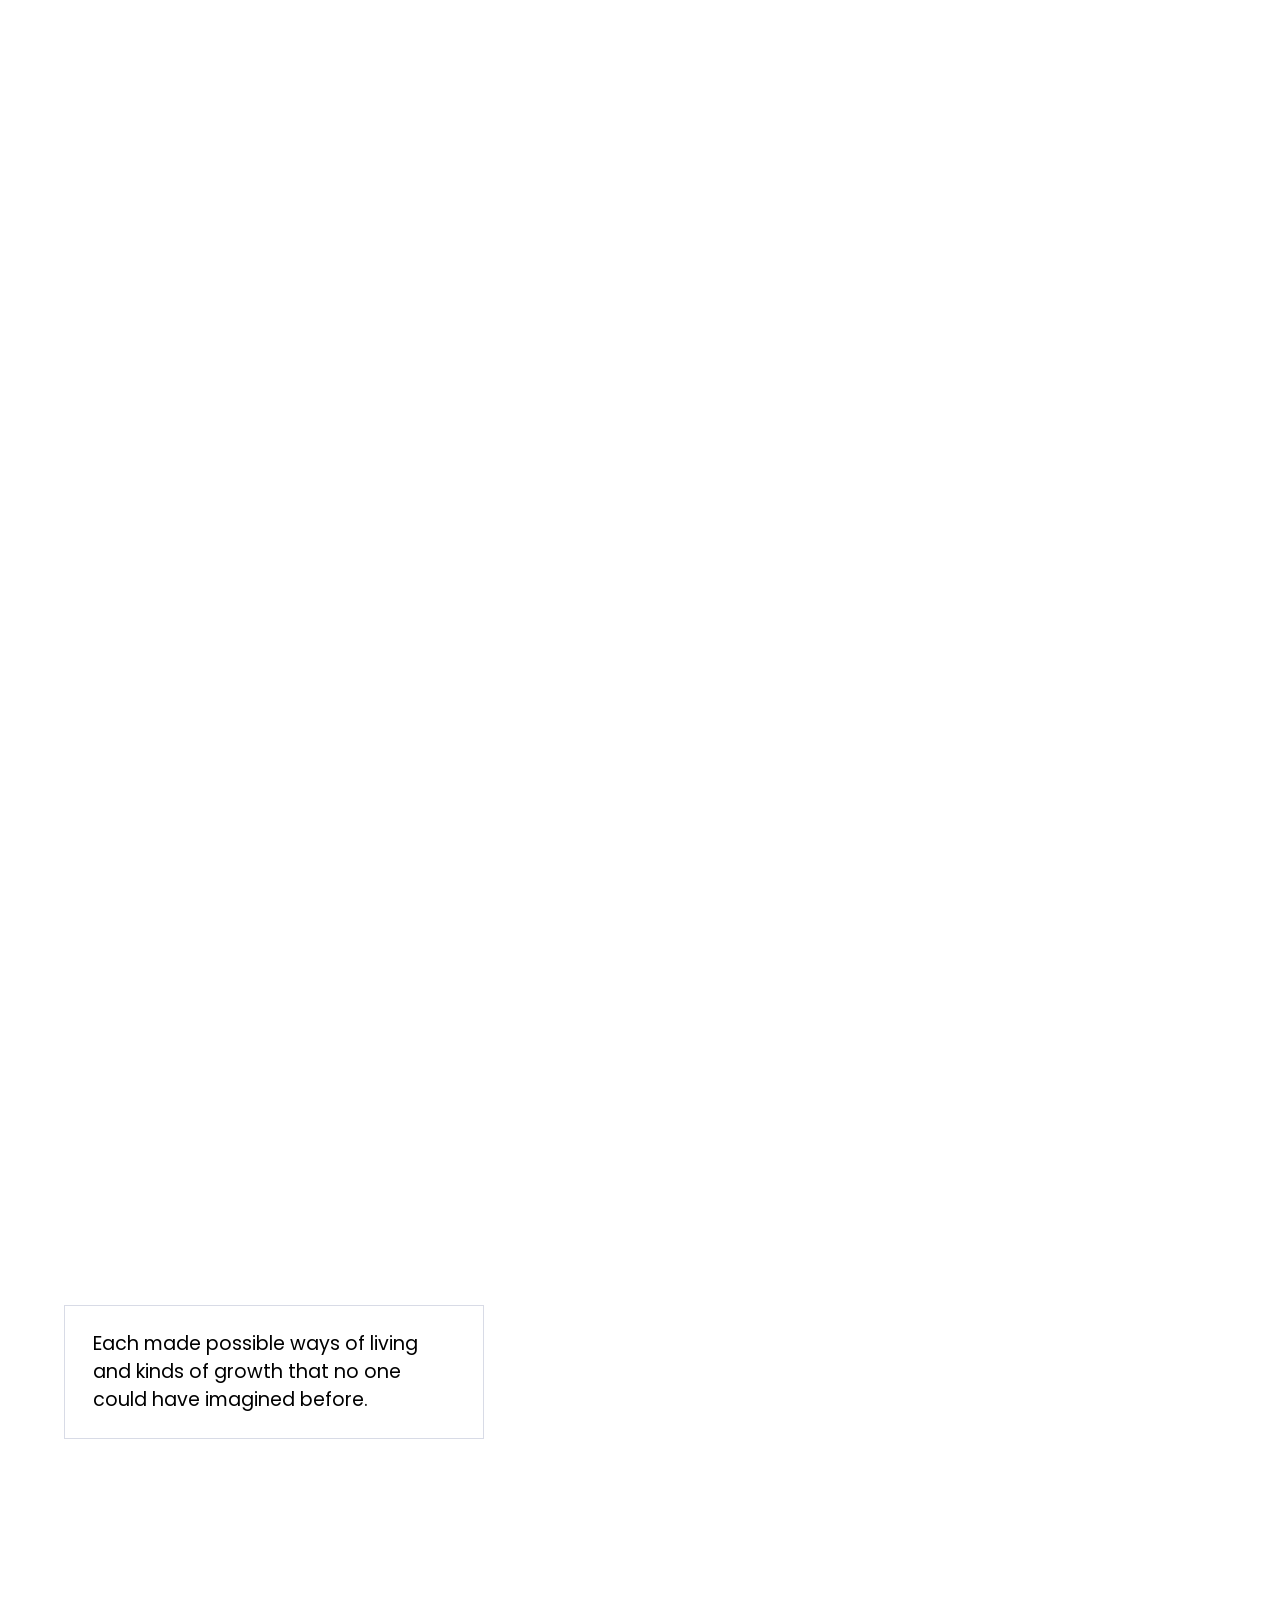
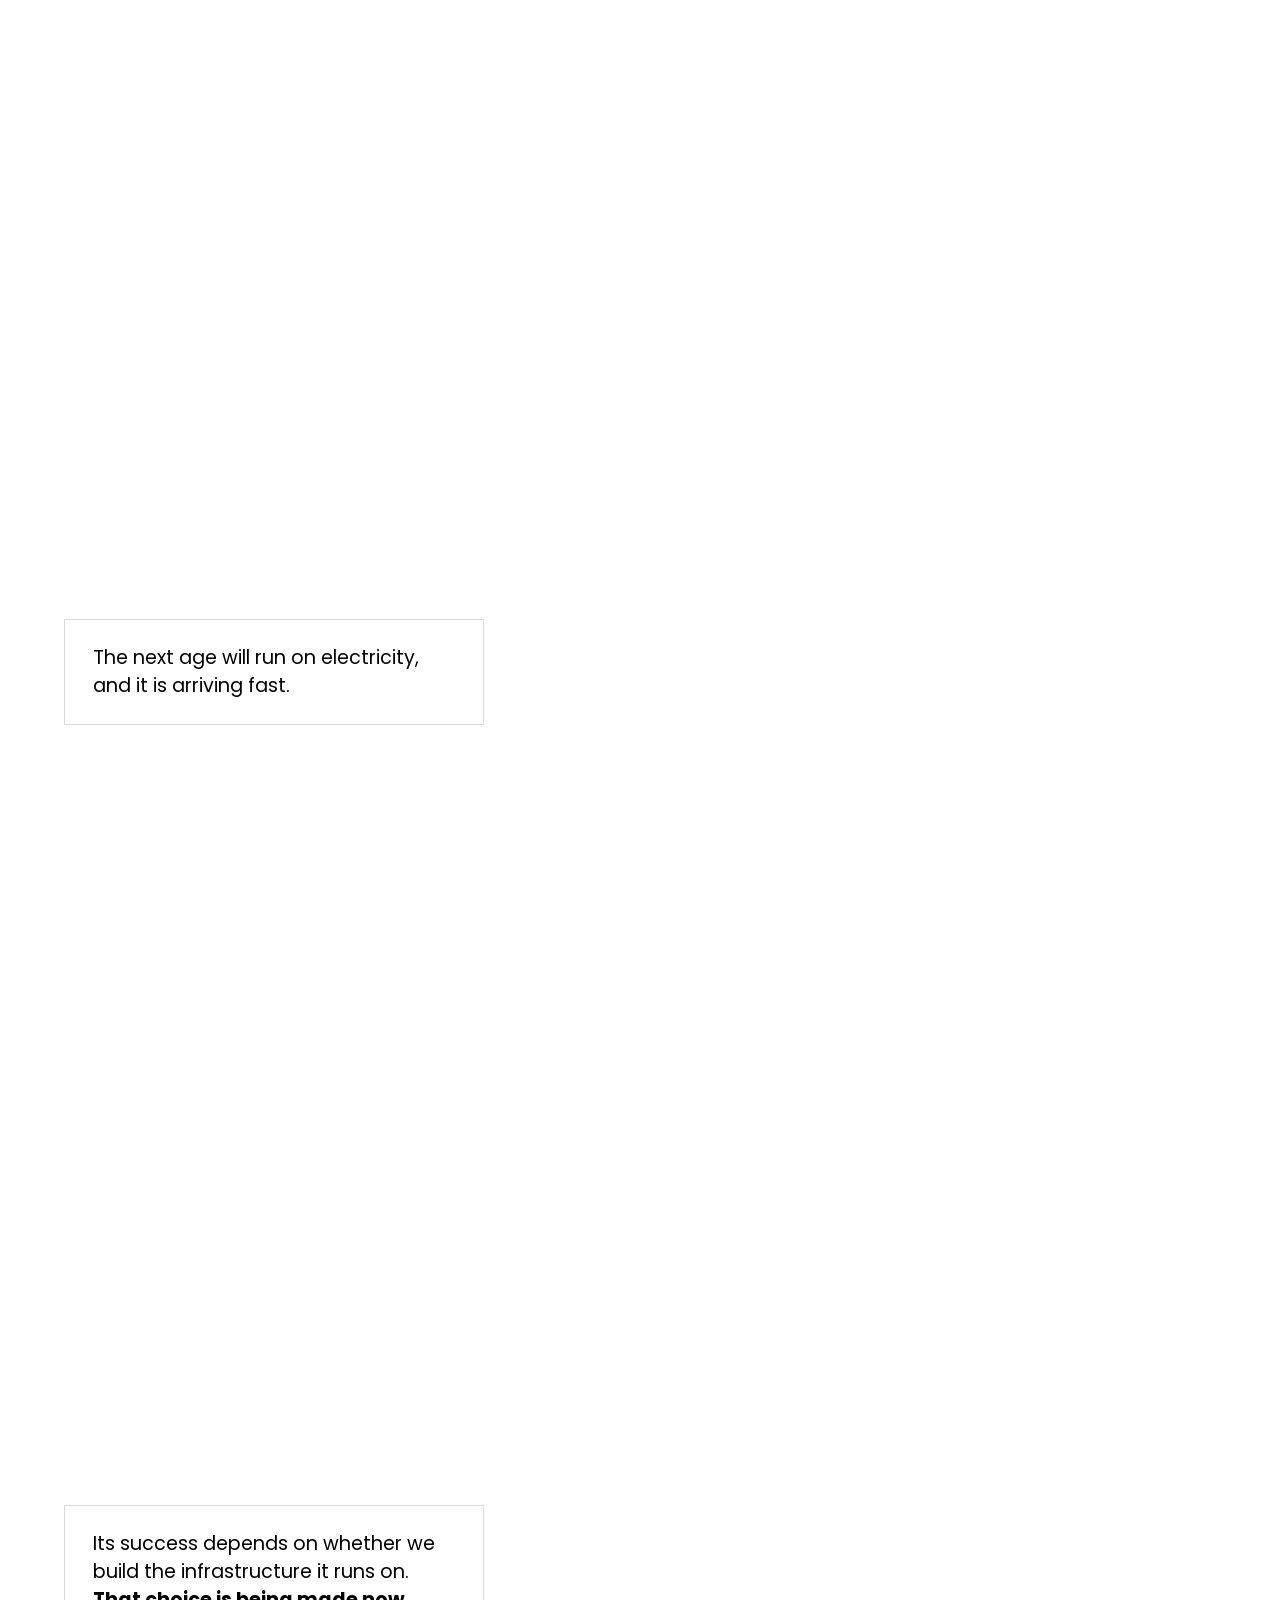
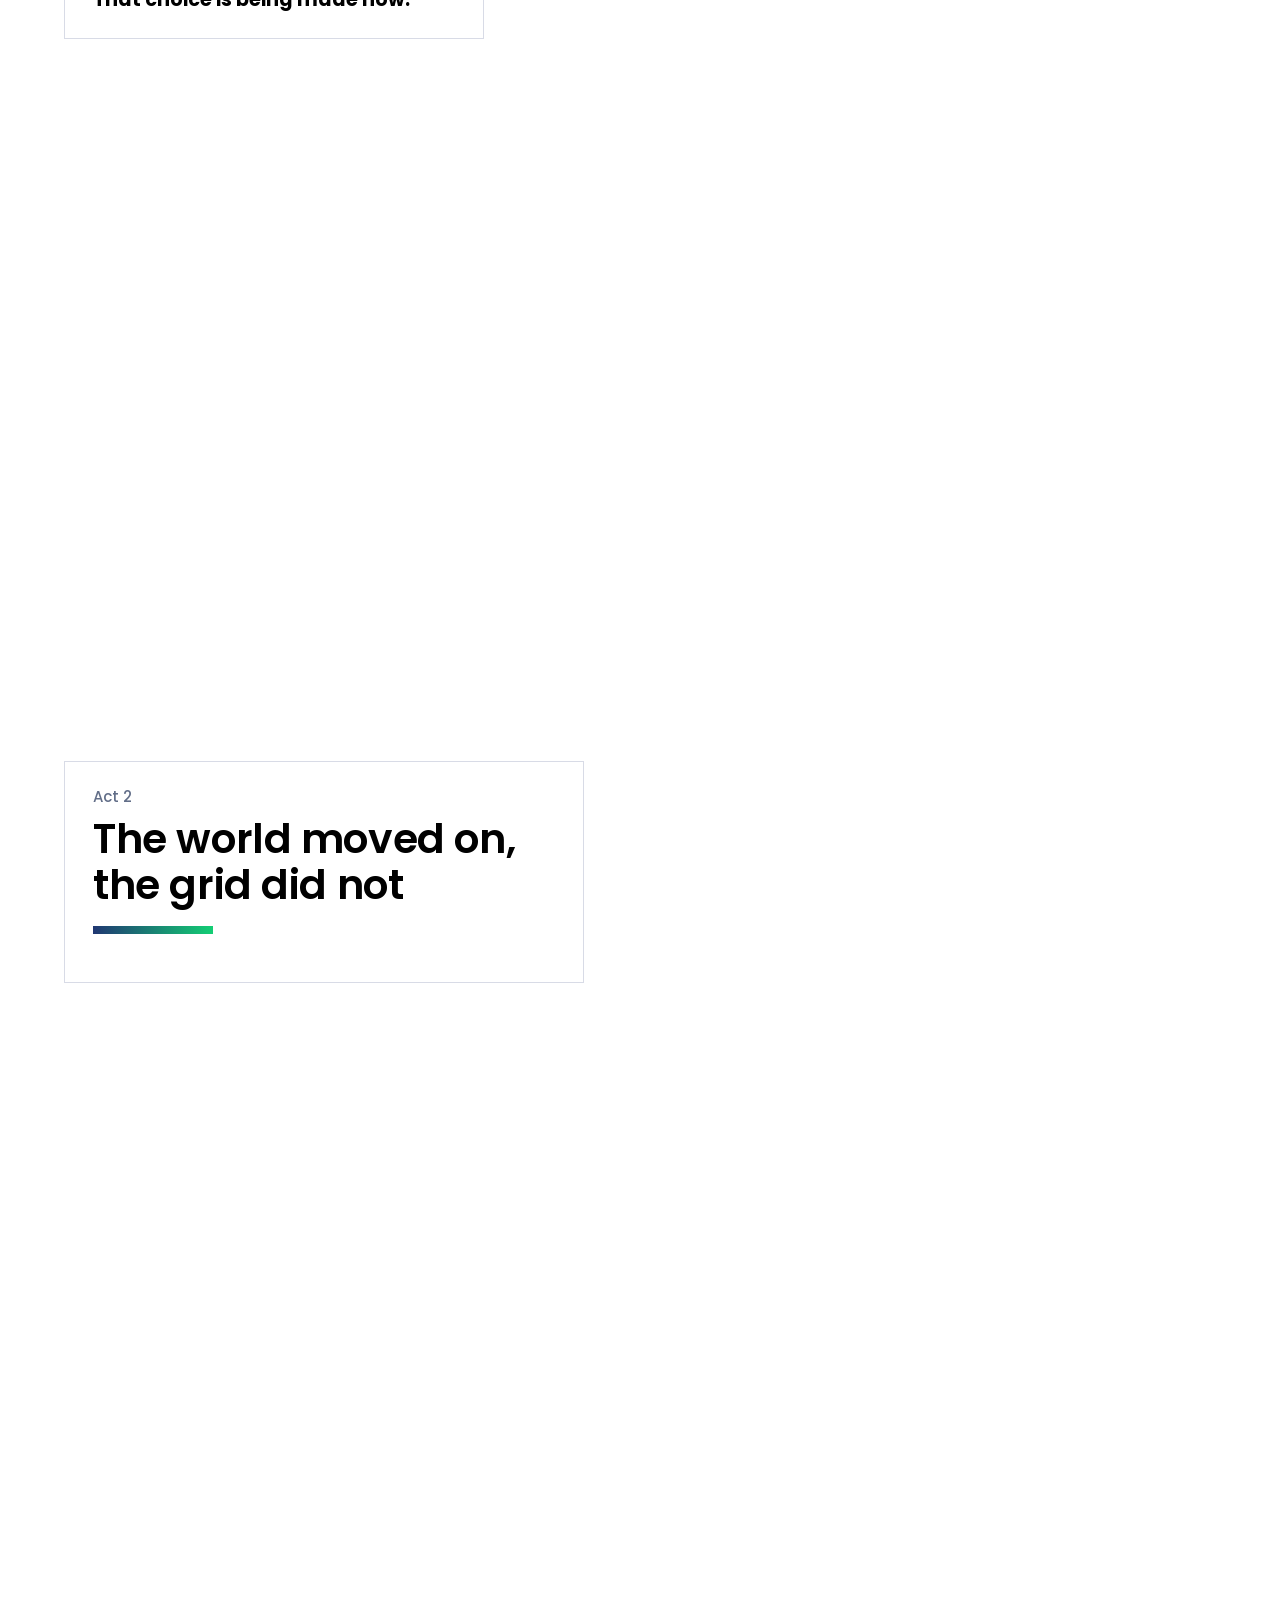
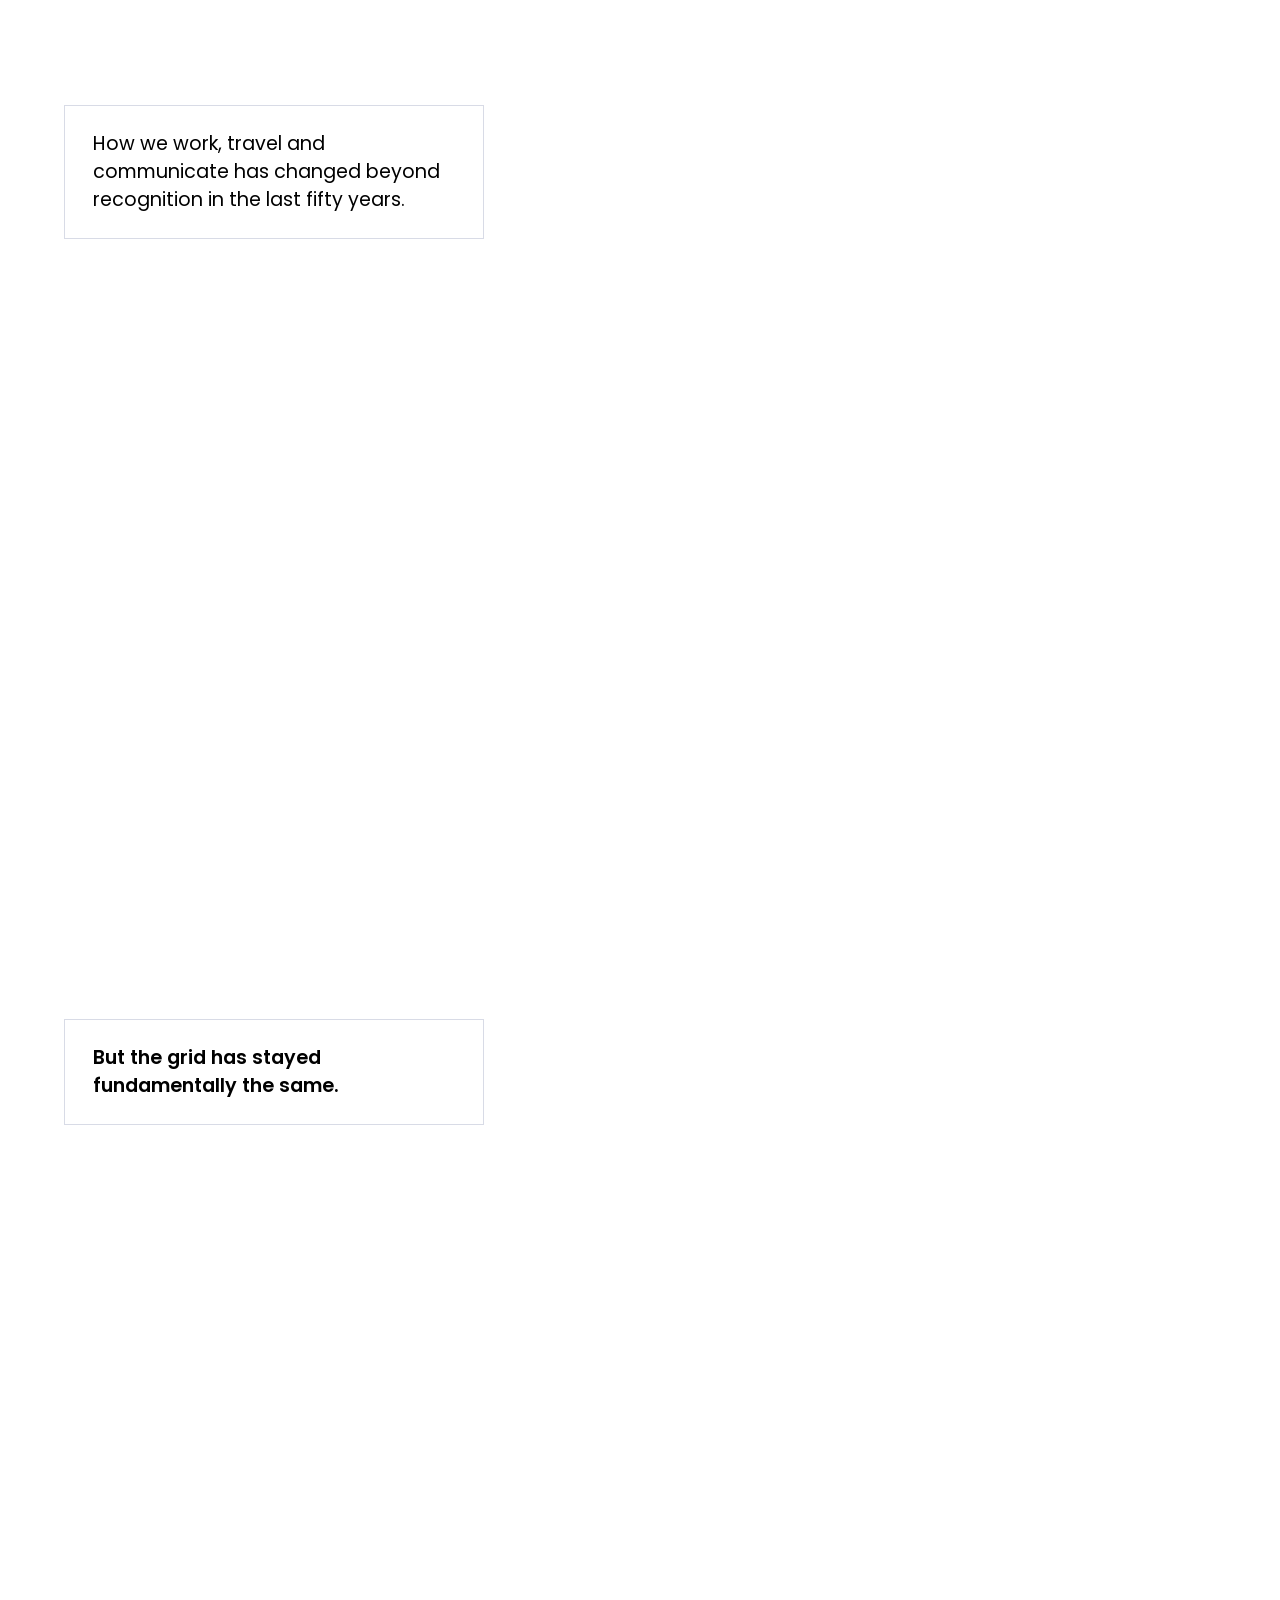
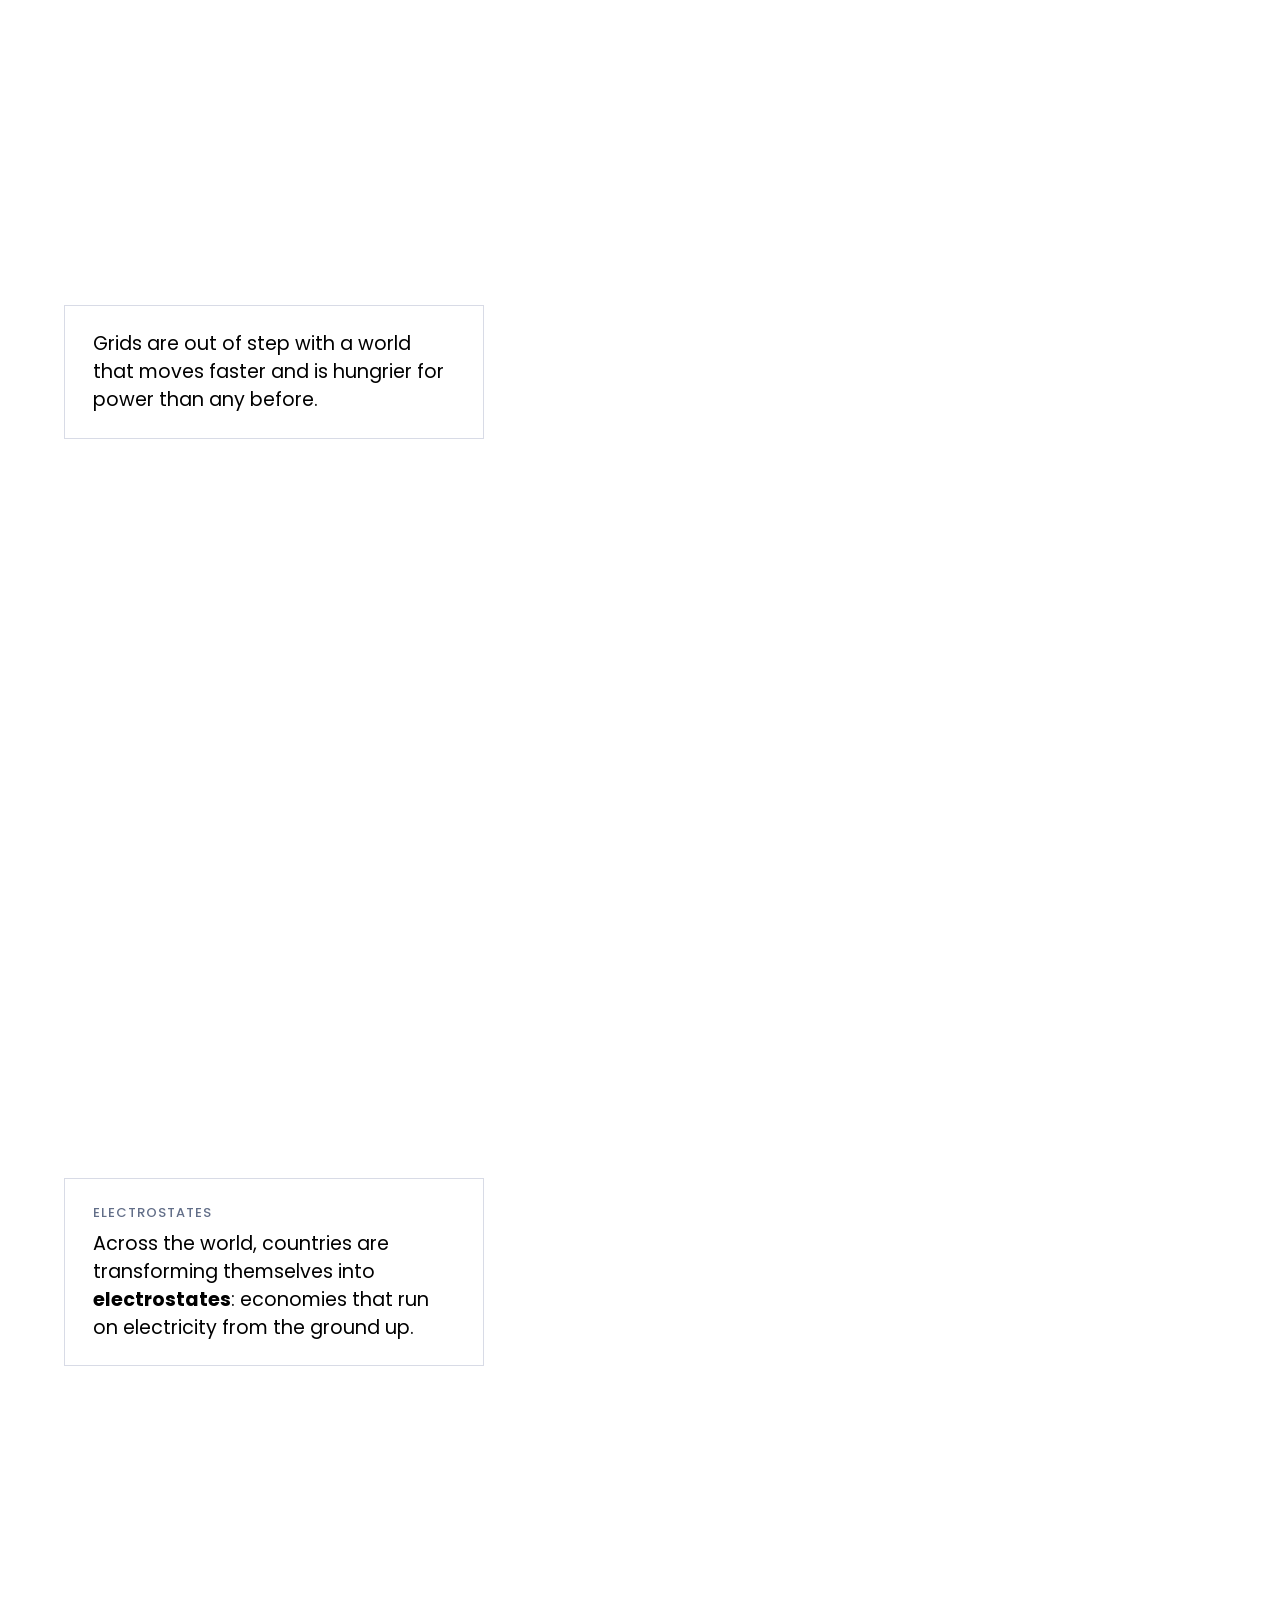
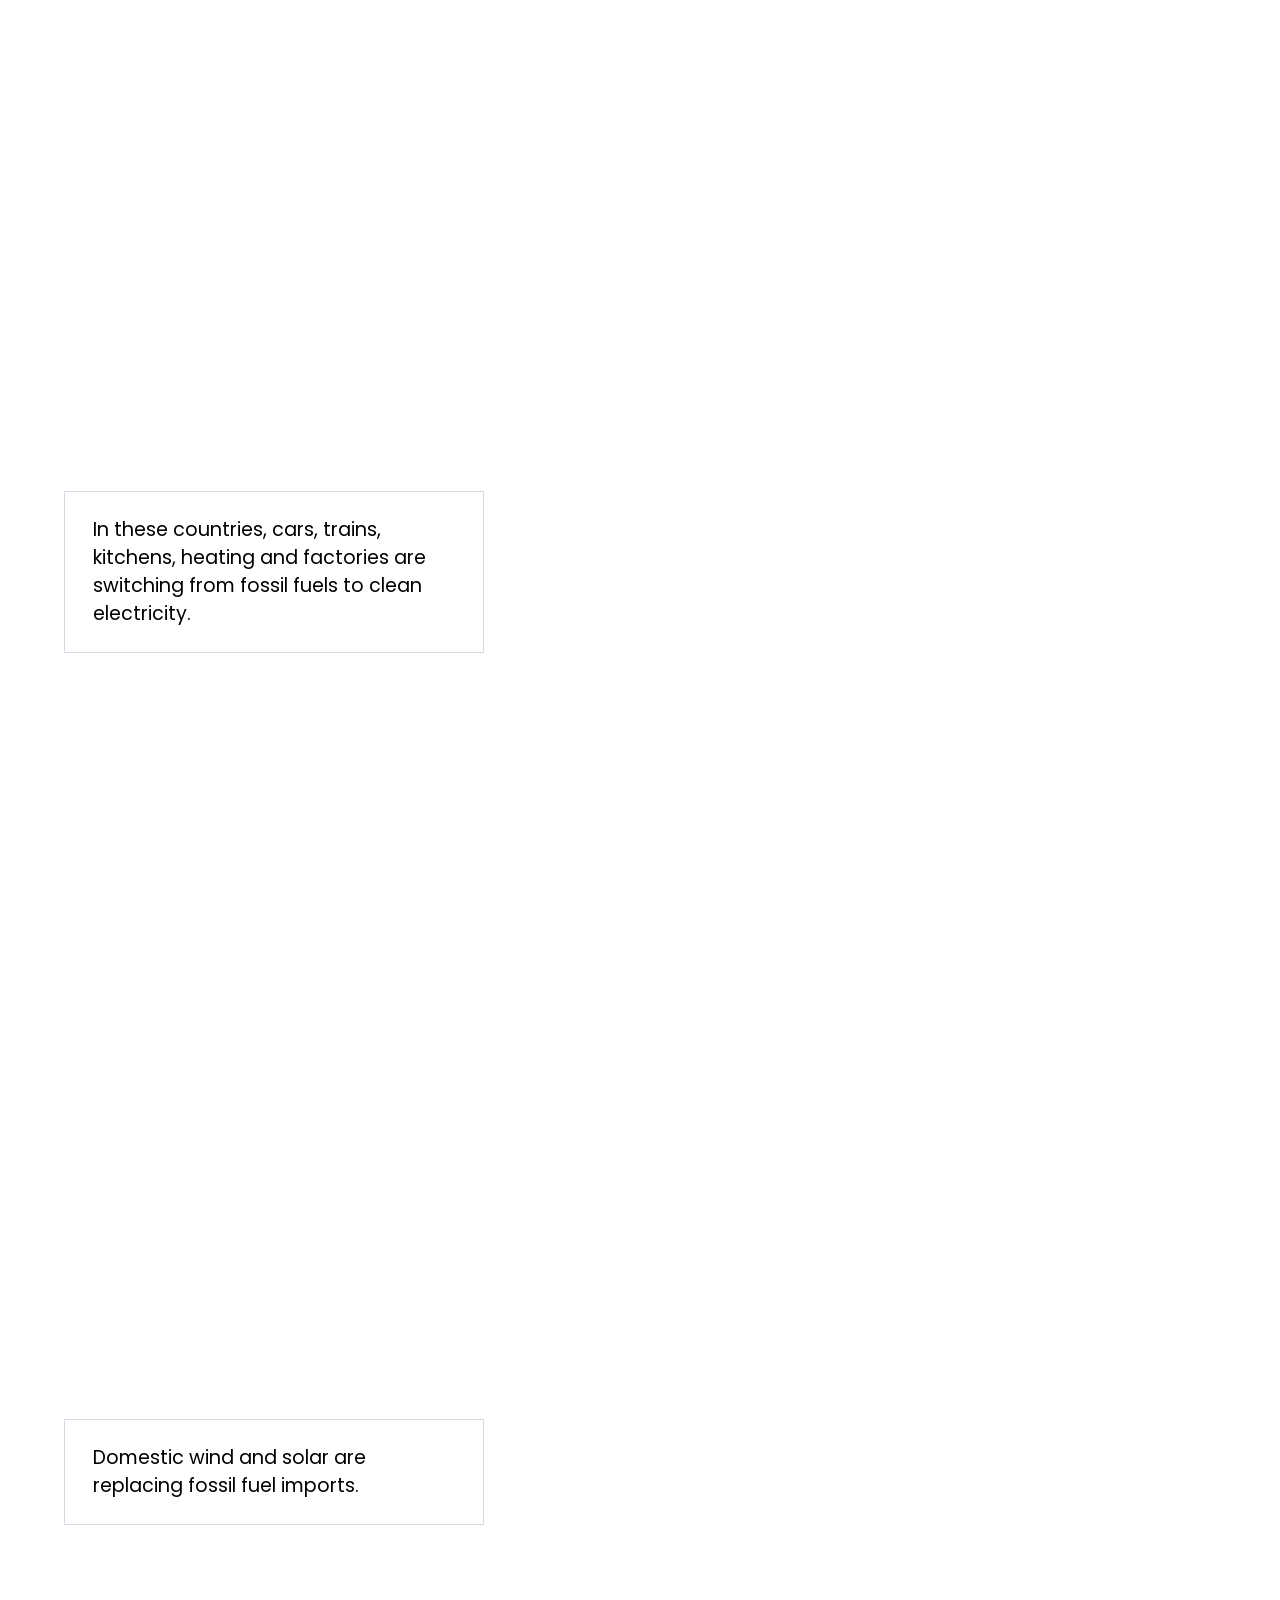
<file: archive/index4.html>
<!DOCTYPE html>
<html lang="en">
<head>
<meta charset="utf-8">
<meta name="viewport" content="width=device-width, initial-scale=1">
<title>Building a Grid for the Age of Power (one city) | Ember</title>
<meta name="description" content="Every era is defined by the infrastructure it builds. A visual explainer on the grid we need for the age of power, and the interventions that will build it.">
<link rel="preconnect" href="https://fonts.googleapis.com">
<link rel="preconnect" href="https://fonts.gstatic.com" crossorigin>
<link href="https://fonts.googleapis.com/css2?family=Poppins:wght@300;400;500;600&display=swap" rel="stylesheet">
<link rel="stylesheet" href="../css/style.css">
<link rel="stylesheet" href="../css/clean.css">
<script>window.CLEAN = true;   /* the isometric, straight-edged version in the CleanFlex style */</script>
</head>
<body class="refs-sections-only">

<header class="topbar">
  <a class="topbar__logo" href="#top" aria-label="Ember home"><img src="../assets/ember-logo-full-colour.svg" alt="Ember"></a>
  <nav class="topbar__nav" aria-label="Chapters">
    <a href="#vision">Daring to build</a>
    <a href="#act2">The world moved on</a>
    <a href="#act3">A new type of grid</a>
    <a href="#how">Modernising the grid</a>
  </nav>
  <div class="topbar__progress" aria-hidden="true"><span></span></div>
</header>

<main id="top">

  <!-- ============ HERO ============ -->
  <section class="hero">
    <svg class="hero__art" id="scene-hero" viewBox="0 0 1600 900" preserveAspectRatio="xMidYMax slice" aria-hidden="true"></svg>
    <div class="hero__inner">
      <p class="eyebrow">A visual explainer</p>
      <h1>Building a grid<br>for the age of power</h1>
      <div class="tbar"></div>
      <p class="standfirst">Warm homes, clean air, thriving towns and industry. The future we want runs on one network: a modern electricity grid.</p>
      <p class="hero__cue">Scroll to begin <span aria-hidden="true">↓</span></p>
    </div>
  </section>

  <!-- ONE CITY: Acts 1-3 on one evolving city, its grid drawn as pylons, poles and wires (js/iso-onecity.js) -->
  <section class="era era--rail era--journey era--onecity" data-steps="30" data-cover-shift="0">
    <div class="era__stage"><svg class="scene" id="scene-onecity" viewBox="0 0 1600 900" preserveAspectRatio="xMidYMid slice" role="img" aria-label="One city on a grid of blocks, from an old town to a modern city: a canal, a railway with a station, a power station, factories and row houses; telephone lines, pylons, a substation and poles carrying power; highways, new homes and shops, a fuel depot; towers and flats; wind, solar and batteries. Then the grid alone stands out, then its users; the city electrifies: an EV hub, heat pumps, solar in place of the fuel depot, data centres, a new factory. Then the modern grid, card by card: power flowing both ways, sensors and controls, smart charging, batteries, smarter lines, a new line to a new renewables zone"></svg>
      <div class="legend legend--onecity" aria-label="Legend"><span><i style="background:#13CE74"></i>Renewable power</span><span><i style="background:#EE7309"></i>Fossil power</span></div>
    </div>
    <div class="era__steps">
      <div class="step step--act" id="vision"><div class="card card--act"><p class="eyebrow">Act 1</p><h2 class="h2-act">Daring to build</h2><div class="tbar"></div></div></div>
      <div class="step"><div class="card"><p class="lead">Every age is remembered by what it built, with new infrastructure transforming the way the world works.</p></div></div>
      <div class="step step--hold" data-span="5" style="--span:5"><div class="card"><p class="lead">Past eras have been defined by <span class="hl">canals</span>, <span class="hl">railways</span>, <span class="hl">telephone lines</span>, <span class="hl">highways</span> and <span class="hl">internet cables</span>.</p></div></div>
      <div class="step"><div class="card"><p class="lead">Each made possible ways of living and kinds of growth that no one could have imagined before.</p></div></div>
      <div class="step"><div class="card"><p class="lead">The next age will run on electricity, and it is arriving fast.</p></div></div>
      <div class="step"><div class="card"><p class="lead">Its success depends on whether we build the infrastructure it runs on. <strong>That choice is being made now.</strong></p></div></div>
      <div class="step step--act" id="act2"><div class="card card--act"><p class="eyebrow">Act 2</p><h2 class="h2-act">The world moved on, the grid did not</h2><div class="tbar"></div></div></div>
      <div class="step"><div class="card"><p class="lead">How we work, travel and communicate has changed beyond recognition in the last fifty years.</p></div></div>
      <div class="step"><div class="card"><p class="lead lead--strong">But the grid has stayed fundamentally the same.</p></div></div>
      <div class="step"><div class="card"><p class="lead">Grids are out of step with a world that moves faster and is hungrier for power than any before.</p></div></div>
      <div class="step"><div class="card"><p class="kicker">Electrostates</p><p class="lead">Across the world, countries are transforming themselves into <strong>electrostates</strong>: economies that run on electricity from the ground up.</p></div></div>
      <div class="step"><div class="card"><p class="lead">In these countries, cars, trains, kitchens, heating and factories are switching from fossil fuels to clean electricity.</p></div></div>
      <div class="step"><div class="card"><p class="lead">Domestic wind and solar are replacing fossil fuel imports.</p></div></div>
      <div class="step"><div class="card"><p class="lead">Data centres are expanding, drawing power around the clock.</p></div></div>
      <div class="step step--label"><div class="eralabel eralabel--wide">The nations that build a grid for this age of power will be where AI, industry and investment go.</div></div>
      <div class="step step--act" id="act3"><div class="card card--act"><p class="eyebrow">Act 3</p><h2 class="h2-act">A new type of grid, fit for the age of power</h2><div class="tbar"></div></div></div>
      <div class="step" data-m="old"><div class="card"><p class="lead">The old grid sent power one way, from a few large power stations to everyone else.</p></div></div>
      <div class="step" data-m="everywhere"><div class="card"><p class="lead">In a modern grid, generation is increasingly spread across the country</p></div></div>
      <div class="step" data-m="both"><div class="card"><p class="lead">and power flows now moves in two ways. Homes and businesses draw electricity from the grid and send it back in.</p></div></div>
      <div class="step" data-m="resilient"><div class="card"><p class="lead">The system no longer depends on a few big plants and becomes more resilient.</p></div></div>
      <div class="step" data-m="sensors"><div class="card"><p class="lead">This is enabled by smart devices and digitalisation, which allow us to see and control what is happening on the grid.</p></div></div>
      <div class="step" data-m="smart2"><div class="card"><p class="lead">When power is plentiful and cheap, electric vehicles charge and heating or cooling turns on.</p></div></div>
      <div class="step" data-m="batteries2"><div class="card"><p class="lead">Batteries store surplus electricity and release it when generation falls.</p></div></div>
      <div class="step" data-m="better"><div class="card"><p class="lead">Bills fall, the system runs better and we can do more, faster with the existing grid.</p></div></div>
      <div class="step" data-m="dlr"><div class="card"><p class="lead">The wires are smarter too. Lines fitted with sensors carry more power when the weather allows,</p></div></div>
      <div class="step" data-m="wires"><div class="card"><p class="lead">and advanced cables made from new, lighter materials carry much more on the same towers.</p></div></div>
      <div class="step" data-m="more"><div class="card"><p class="lead">This is the modern grid: digital, flexible and smarter about how it grows. It gets more out of the lines we already have.</p></div></div>
      <div class="step" data-m="connect"><div class="card"><p class="lead">New lines are planned and built using the technology of today, rather than the designs of decades ago.</p></div></div>
      <div class="step" data-m="queues"><div class="card"><p class="lead">The connection queues holding back investment start to clear and projects get online quicker, without waiting for a new line to be built.</p></div></div>
      <div class="step step--label" data-m="modern"><div class="eralabel eralabel--wide">This is not the old grid made bigger. It is a modern grid, fit for the age of power.</div></div>
    </div>
  </section>

  <!-- ============ MODERNISING THE GRID: the seventeen interventions on the same city (js/story4.js, js/data4.js) ============ -->
  <section id="how" class="era era--onecity era--story4">
    <div class="era__stage"><svg class="scene" id="scene-city4" viewBox="0 0 1600 900" preserveAspectRatio="xMidYMid slice" role="img" aria-label="The same city, its modern grid in place. For each intervention the view moves to the part of the grid it acts on, and its technologies are labelled there"></svg>
      <div class="legend legend--onecity" aria-label="Legend"><span><i style="background:#13CE74"></i>Renewable power</span><span><i style="background:#EE7309"></i>Fossil power</span></div>
    </div>
    <div class="era__steps" id="how4">
      <div class="step step--act s4intro"><div class="card card--act"><p class="eyebrow">Act 4</p><h2 class="h2-act">Modernising the grid</h2><div class="tbar"></div>
        <p class="lead" style="margin-top:18px">The work can begin today by optimising the grid that already exists. Then strengthening it. Then expanding it.</p></div></div>
      <div id="story4-steps"></div>
    </div>
  </section>

  <!-- ============ MATRIX ============ -->
  <section id="matrix" class="matrix" data-steps="1">
    <div class="matrix__stage">
      <div class="matrix__head">
        <p class="eyebrow">Where to start</p>
        <h2 class="h1">Time to impact vs. cost</h2>
        <div class="tbar"></div>
      </div>
      <div class="matrix__grid matrix4" id="matrix4-grid"></div>
      <div class="matrix__legend">
        <span><b class="mk mk--optimize"></b>Optimise</span><span><b class="mk mk--reinforce"></b>Reinforce</span><span><b class="mk mk--expand"></b>Expand</span>
      </div>
    </div>
    <div class="era__steps">
      <div class="step"><div class="card"><p class="lead">Note: Cost and time ratings in this table are comparative and indicative. No rating refers to a specific cost or date. Costs and timelines differ in every country, but the relative order is a useful guide to show which interventions can move fastest, which likely take the longest and which tend to cost more or less.</p></div></div>
    </div>
  </section>

  <!-- ============ CLOSE ============ -->
  <section class="close">
    <div class="close__inner">
      <h2 class="h1">The age of power is here.</h2>
      <div class="tbar"></div>
      <p class="standfirst">The only question is where it will flourish. That will be wherever the grid is ready to carry it.</p>
    </div>
    <footer class="footer">
      <p class="footer__note">Draft for discussion. Figures to be sourced and linked before publication.</p>
      <img class="footer__logo" src="../assets/ember-logo-inverted.svg" alt="Ember">
    </footer>
  </section>
</main>

<script src="../js/vendor/gsap.min.js"></script>
<script src="../js/vendor/ScrollTrigger.min.js"></script>
<script src="../js/vendor/MotionPathPlugin.min.js"></script>
<script src="../js/icons.js"></script>
<script src="../js/data.js"></script>
<script src="../js/svg.js"></script>
<script src="../js/iso.js"></script>
<script src="../js/people.js"></script>
<script src="../js/scenes.js"></script>
<script src="../js/vignettes.js"></script>
<script src="../js/acts.js"></script>
<script src="../js/iso-scenes.js"></script>
<script src="../js/iso-scenes2.js"></script>
<script src="../js/iso-journey.js"></script>
<script src="../js/iso-valley.js"></script>
<script src="../js/iso-onecity.js"></script>
<script src="../js/data4.js"></script>
<script src="../js/iso-j.js"></script>
<script src="../js/iso-tiles.js"></script>
<script src="../js/iso-world.js"></script>
<script src="../js/handdrawn.js"></script>
<script src="../js/clean.js"></script>
<script src="../js/gridmap.js"></script>
<script src="../js/iso-grid.js"></script>
<script src="../js/main.js"></script>
<script src="../js/story4.js"></script>
<script src="../js/refmarks.js"></script> <!-- TEMP review markers: delete this line to remove -->
</body>
</html>
</file>
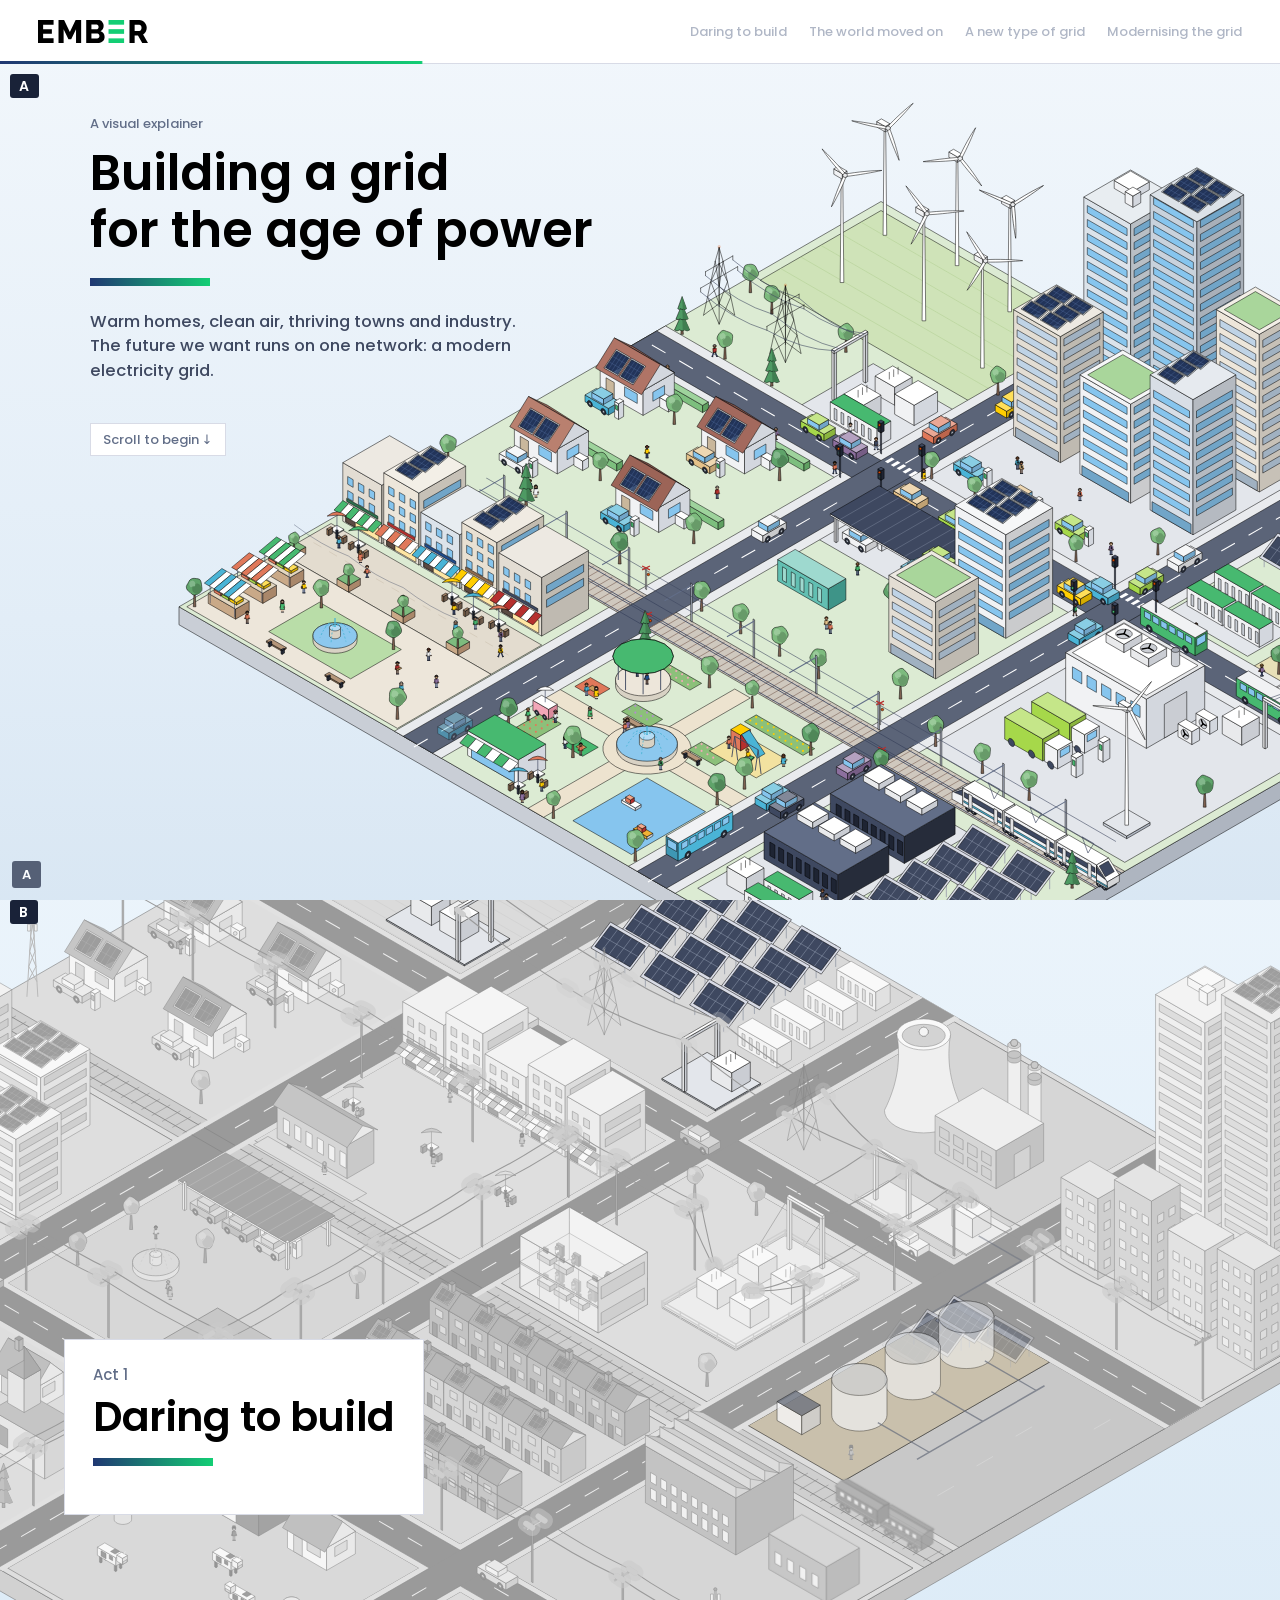
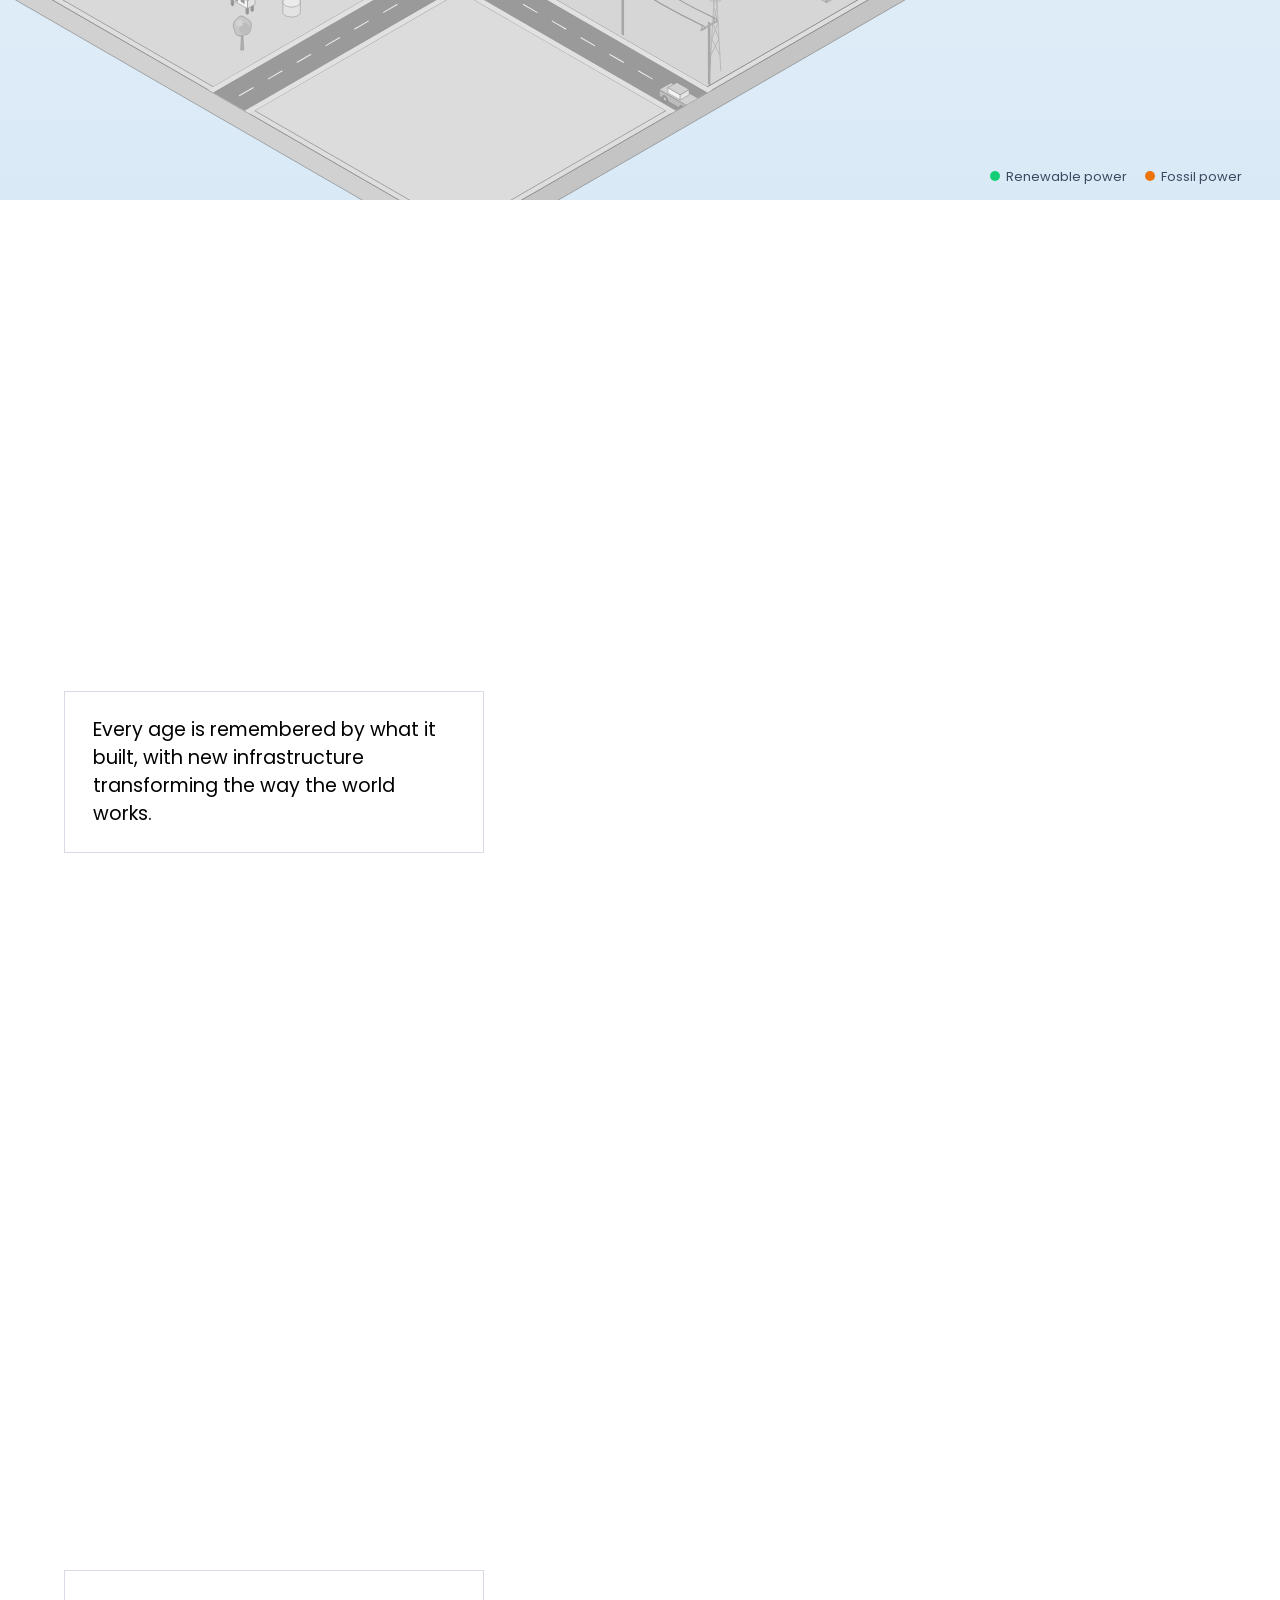
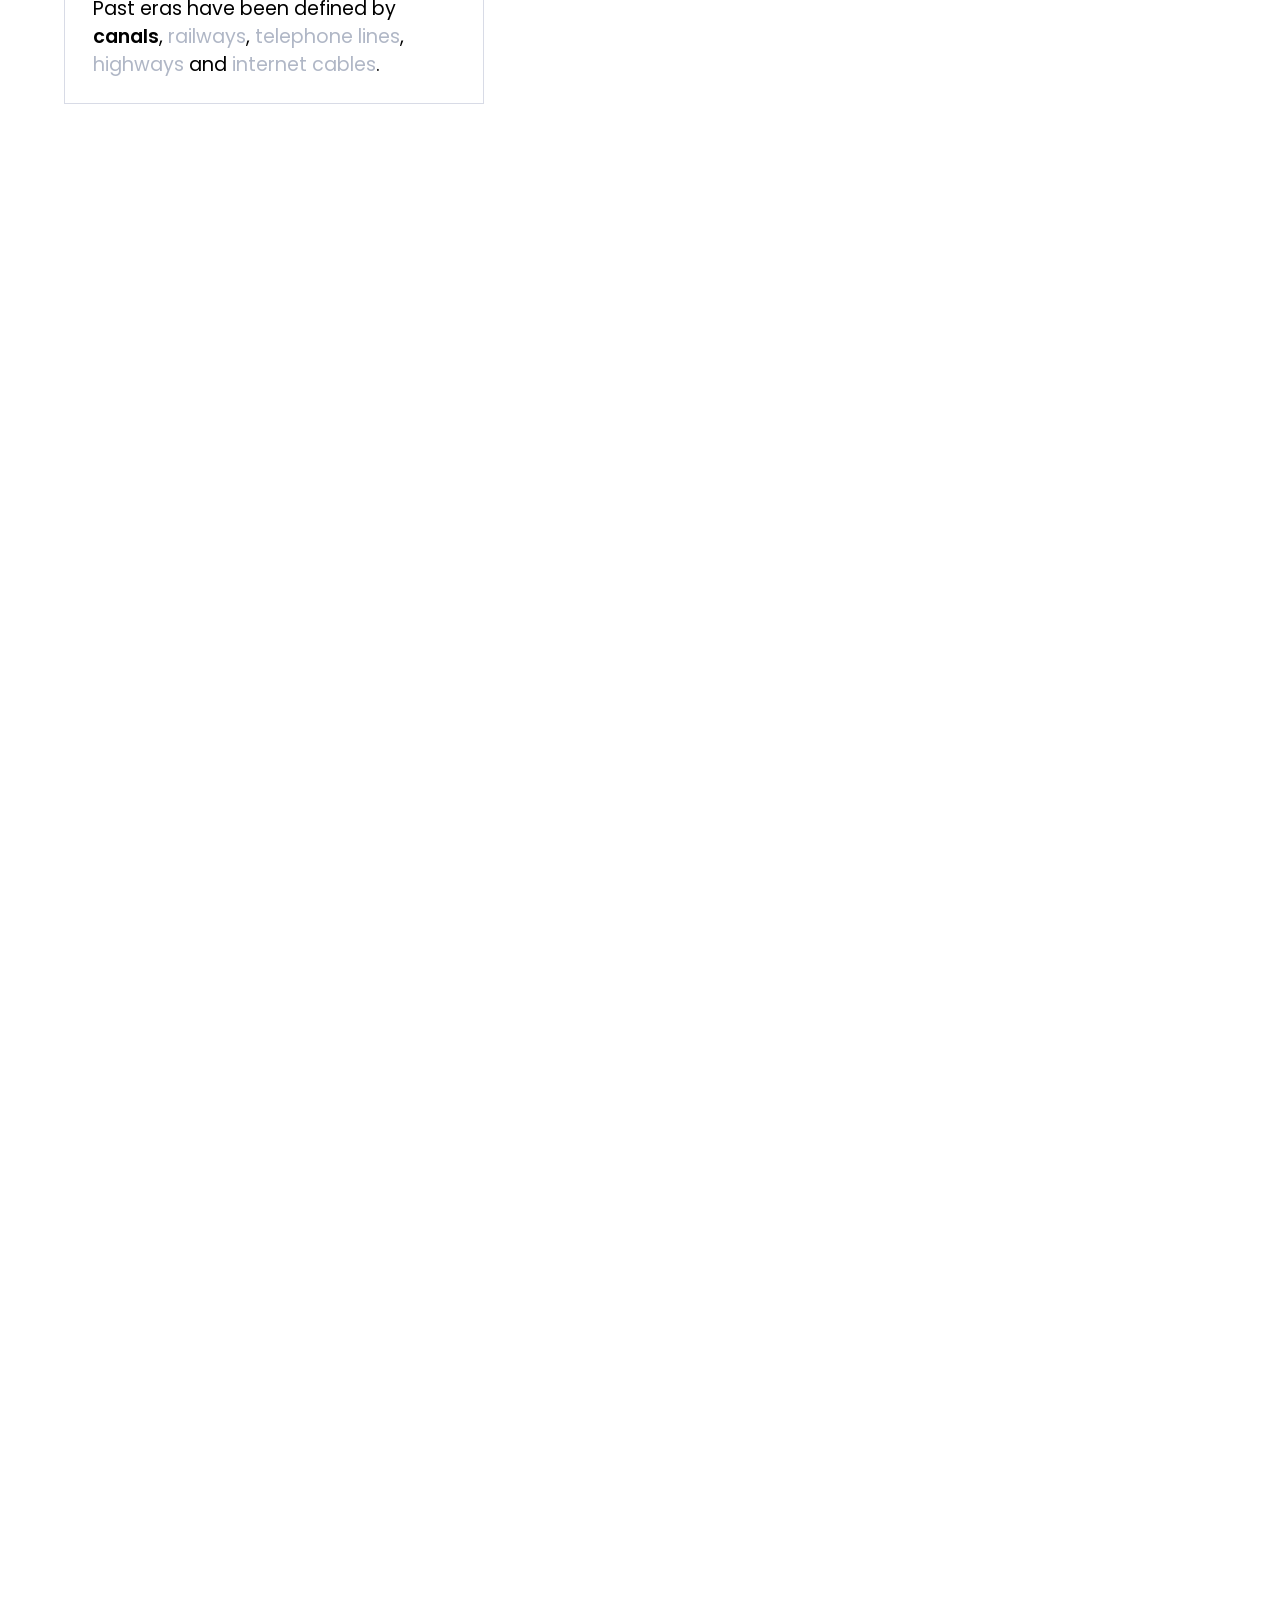
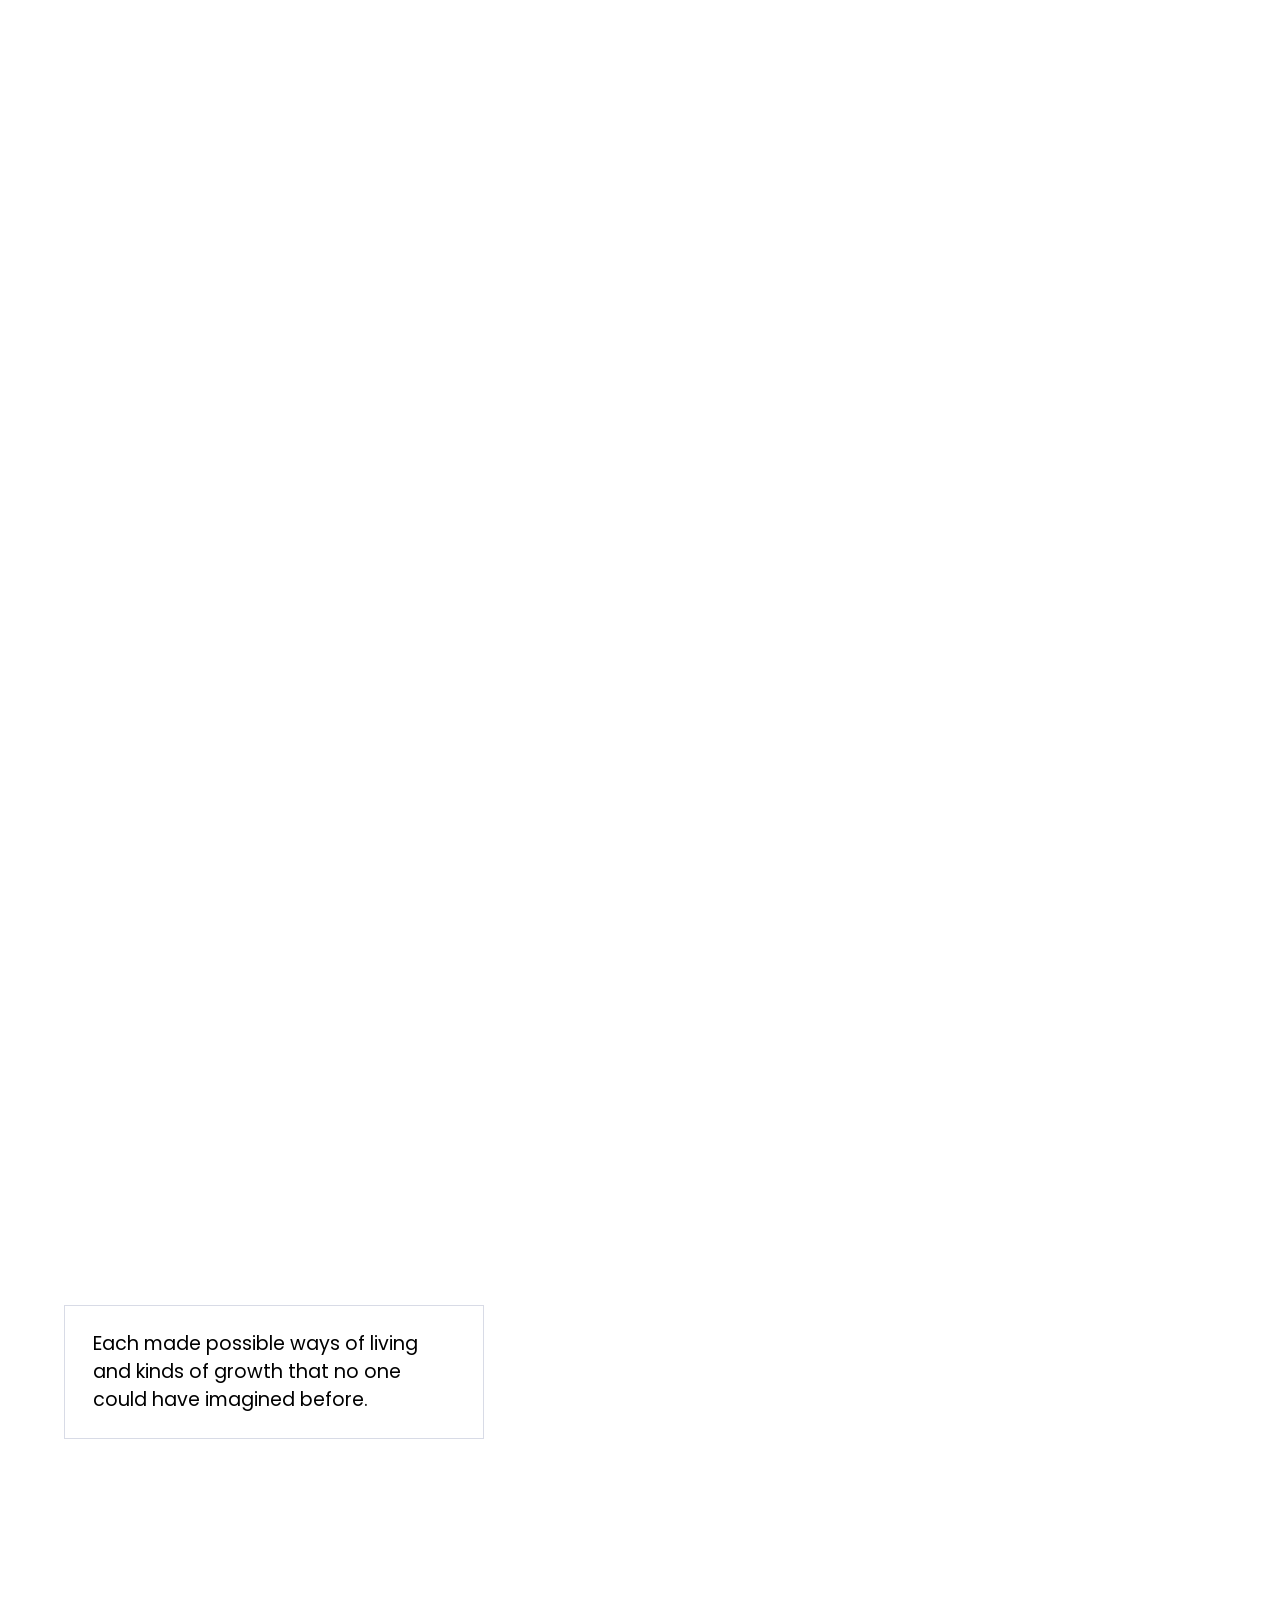
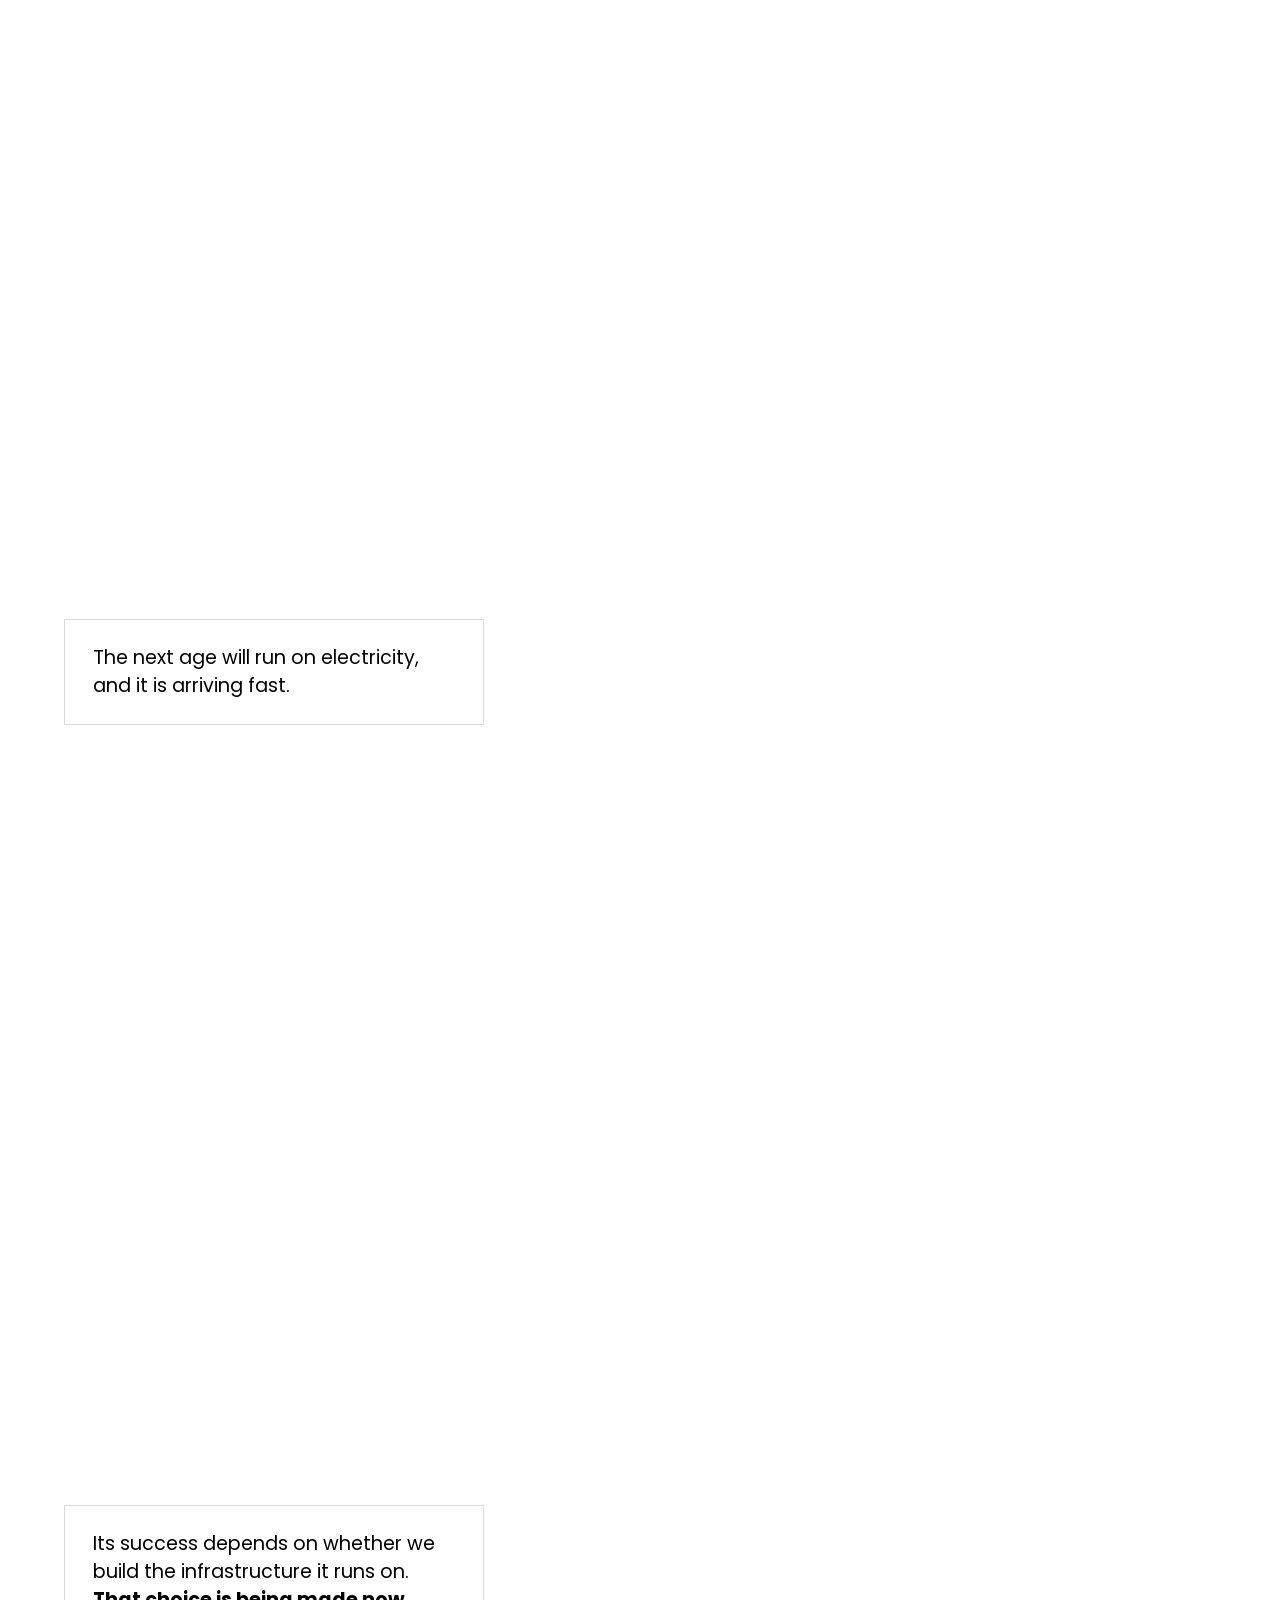
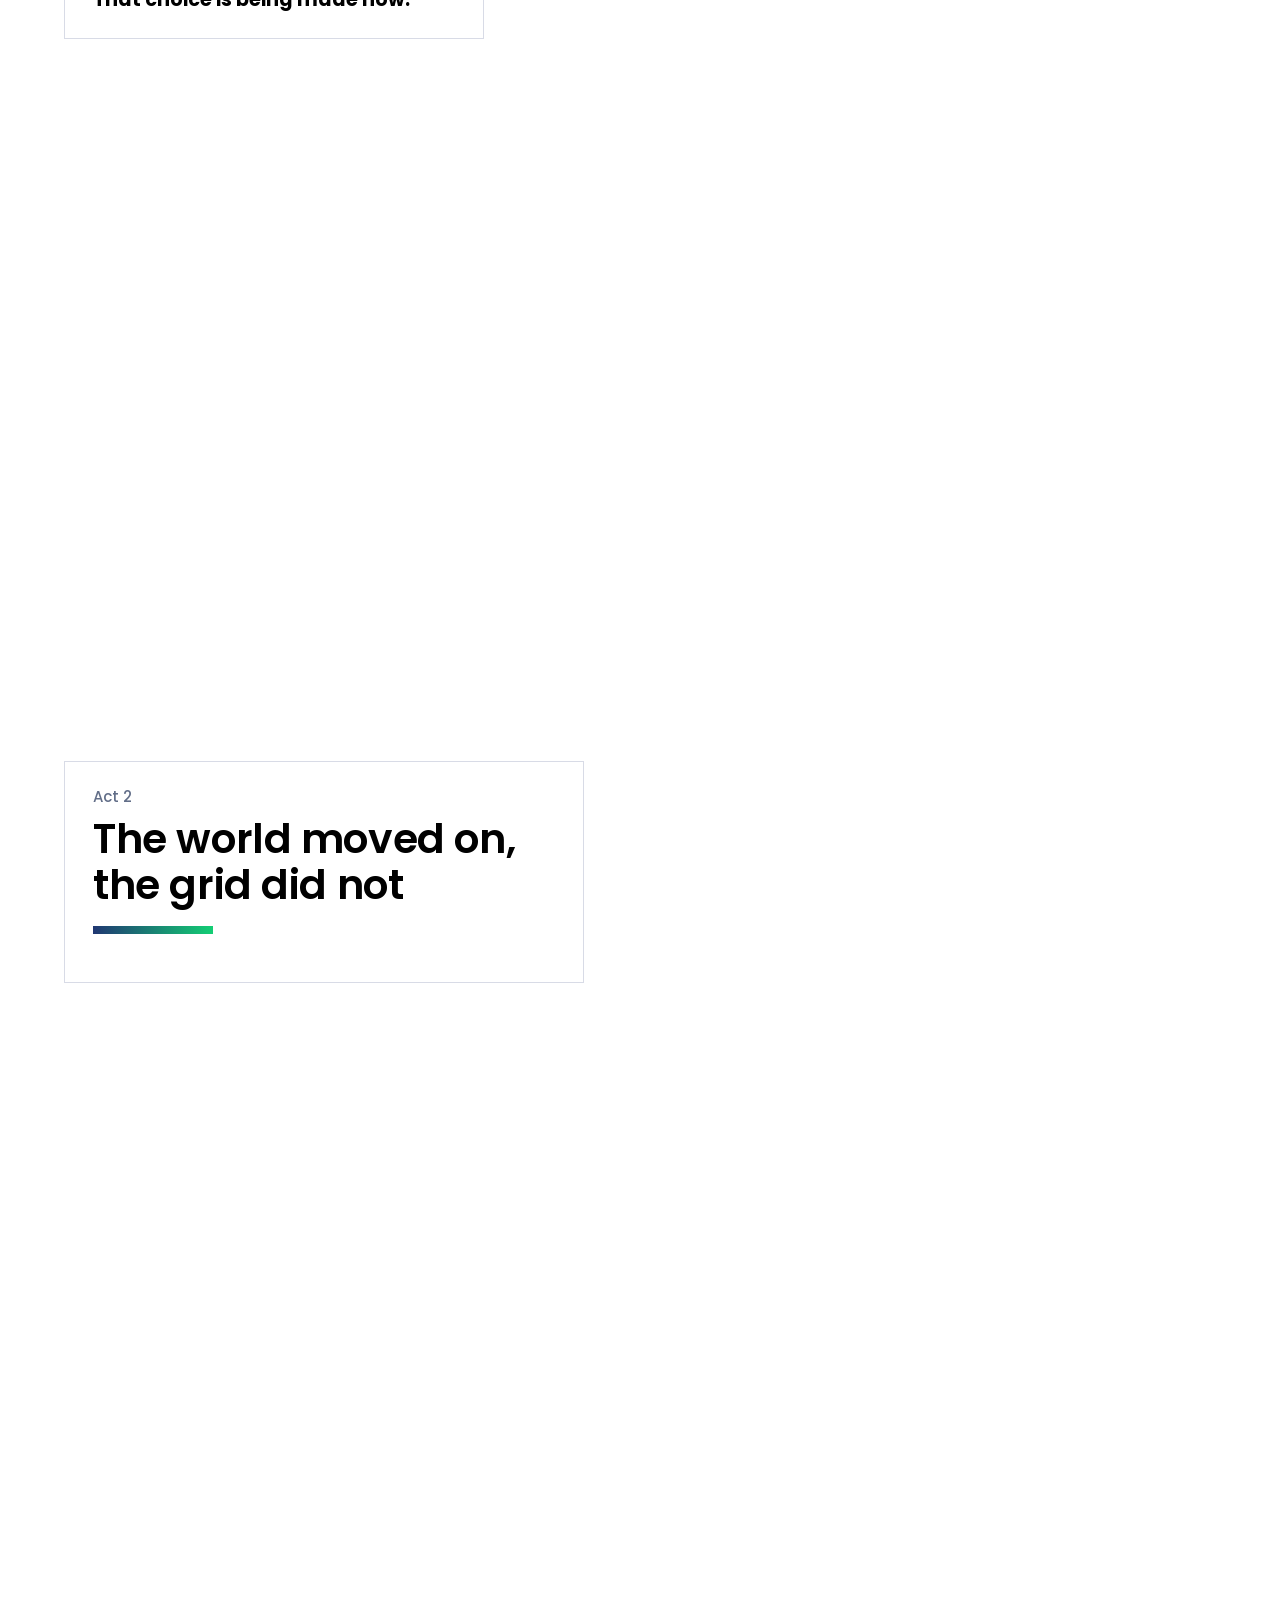
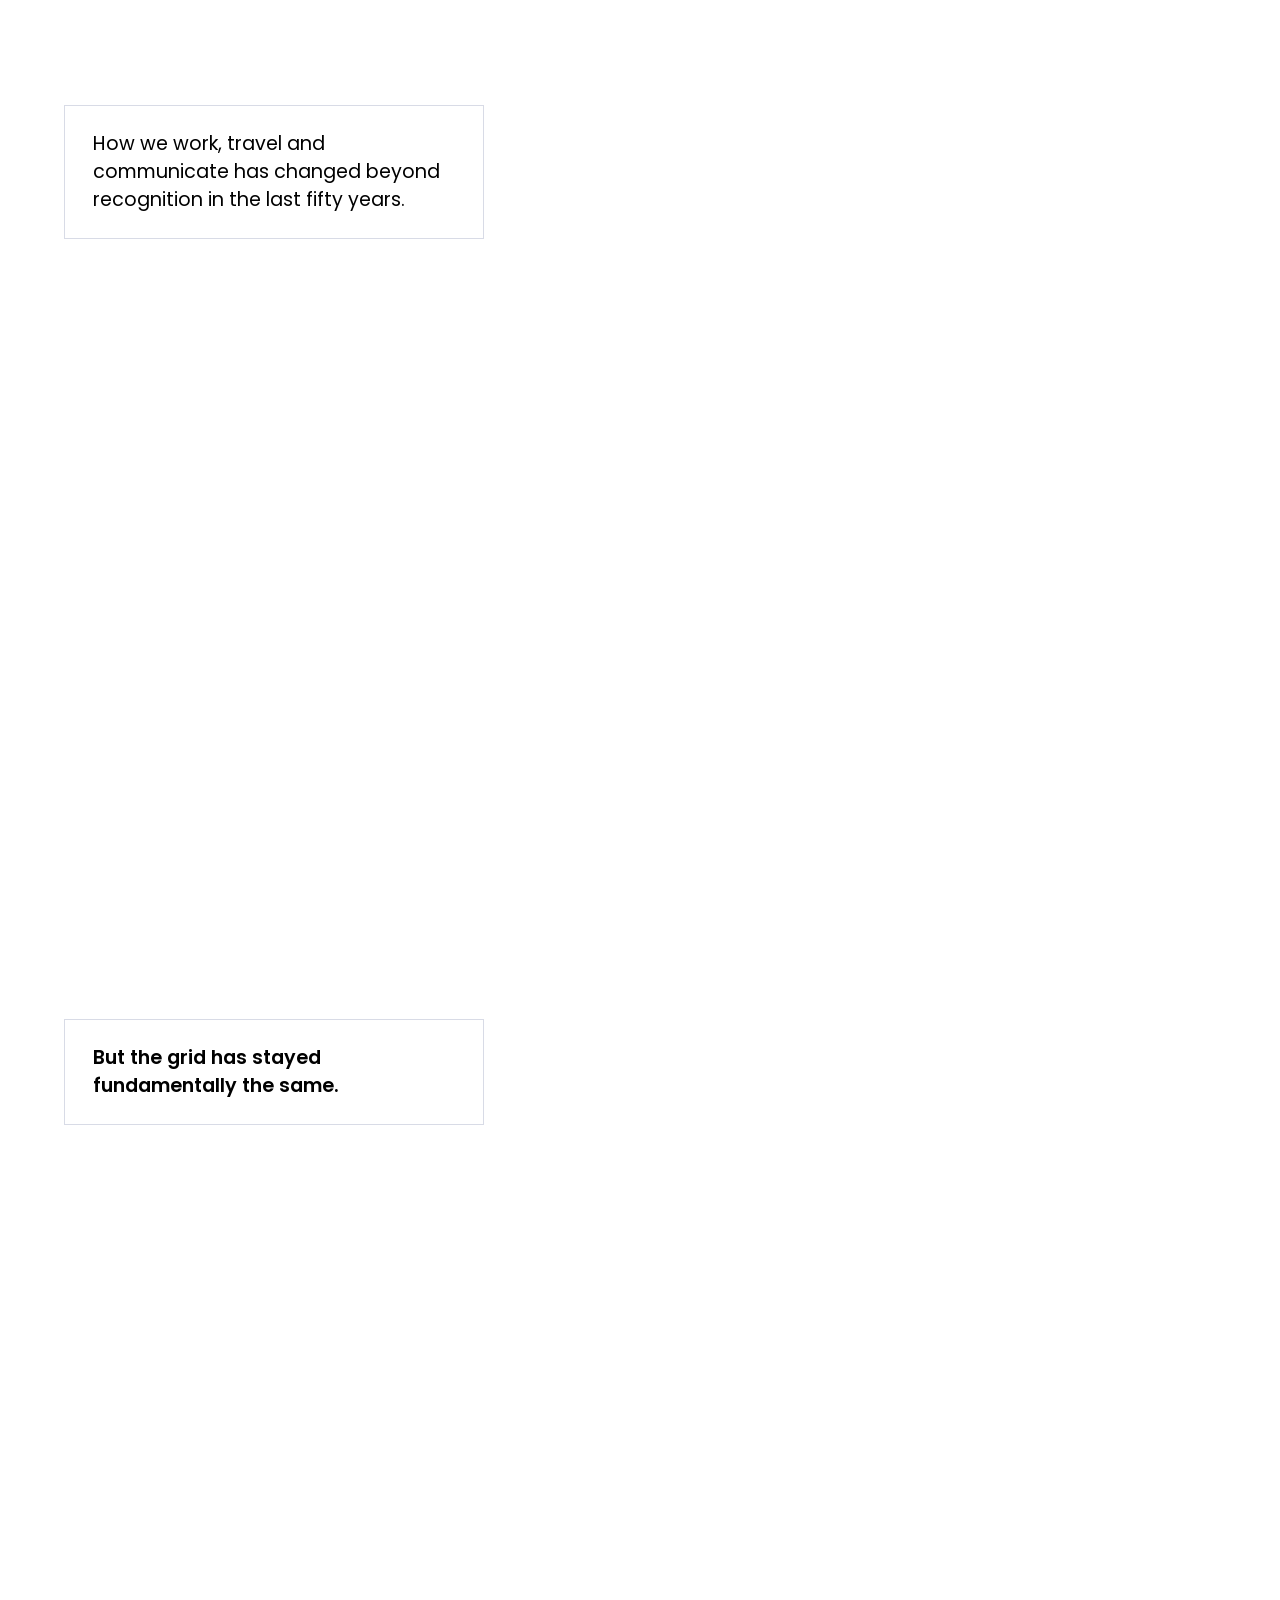
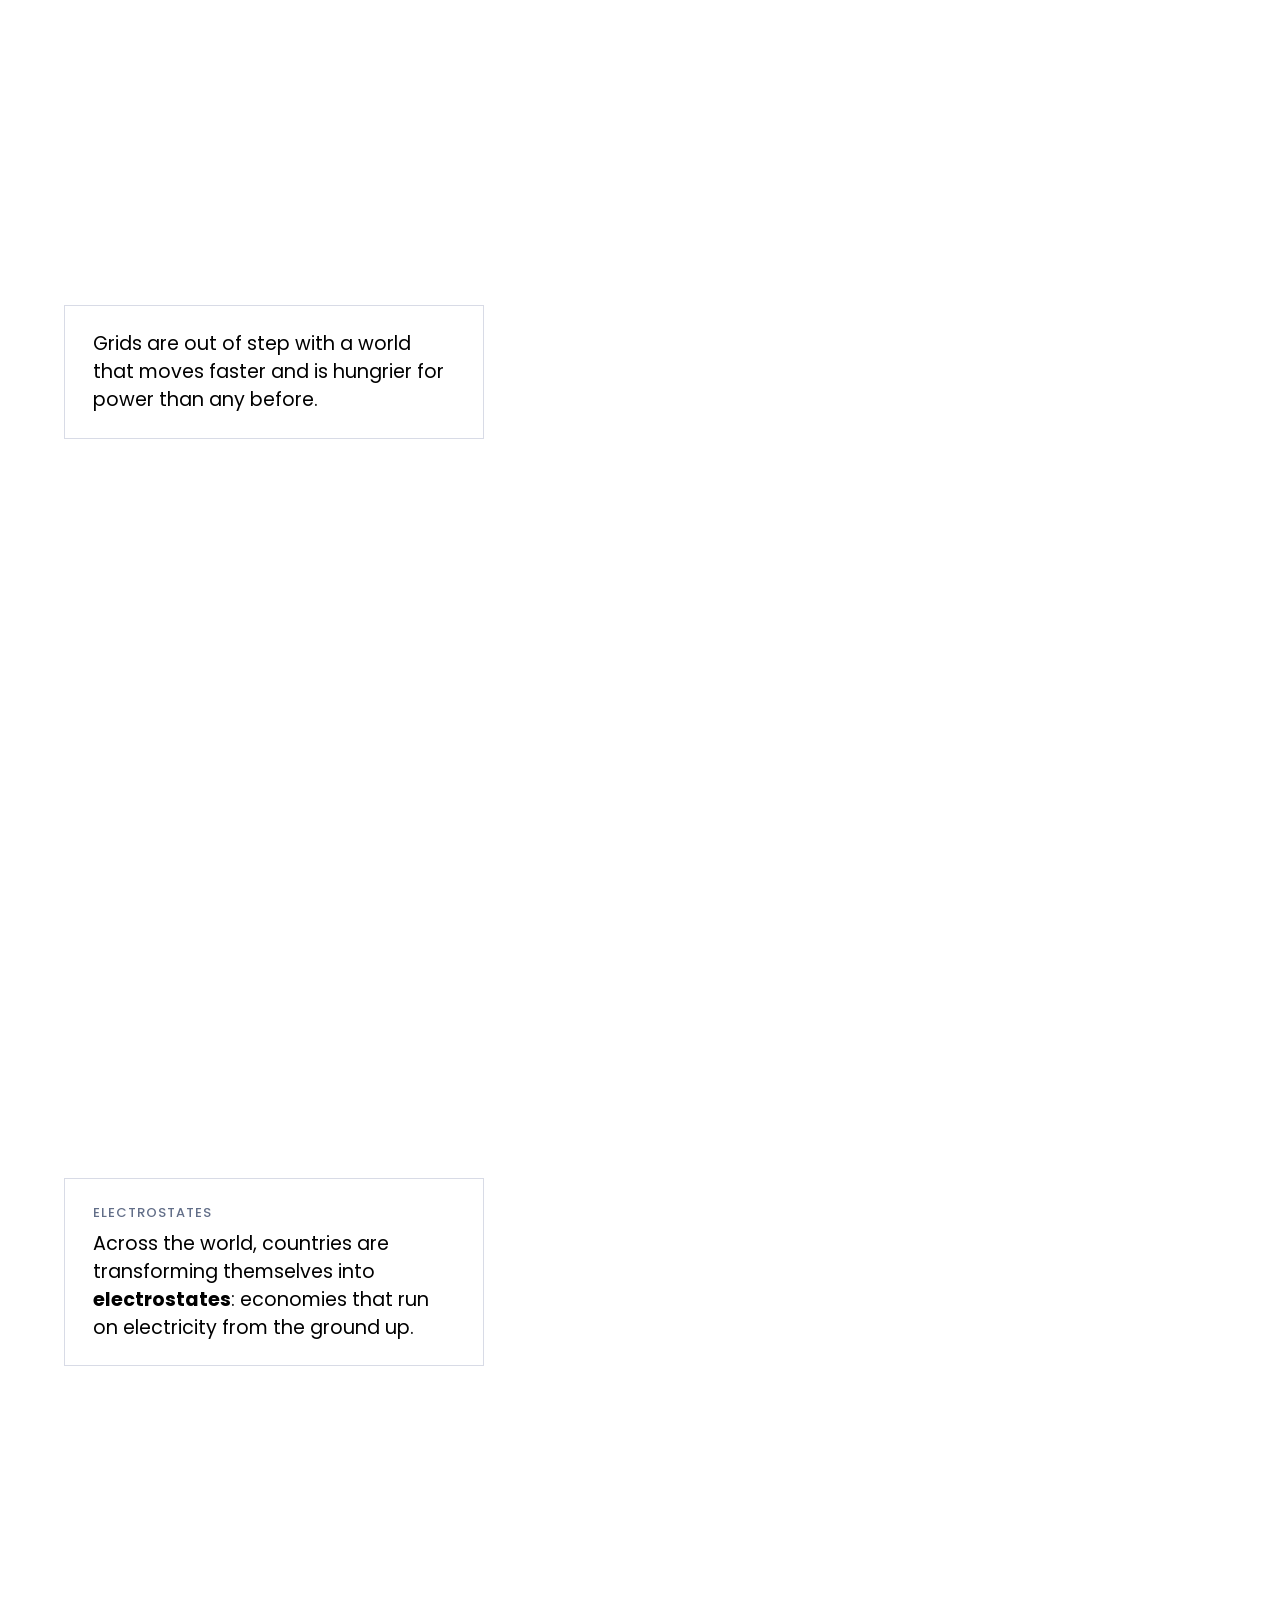
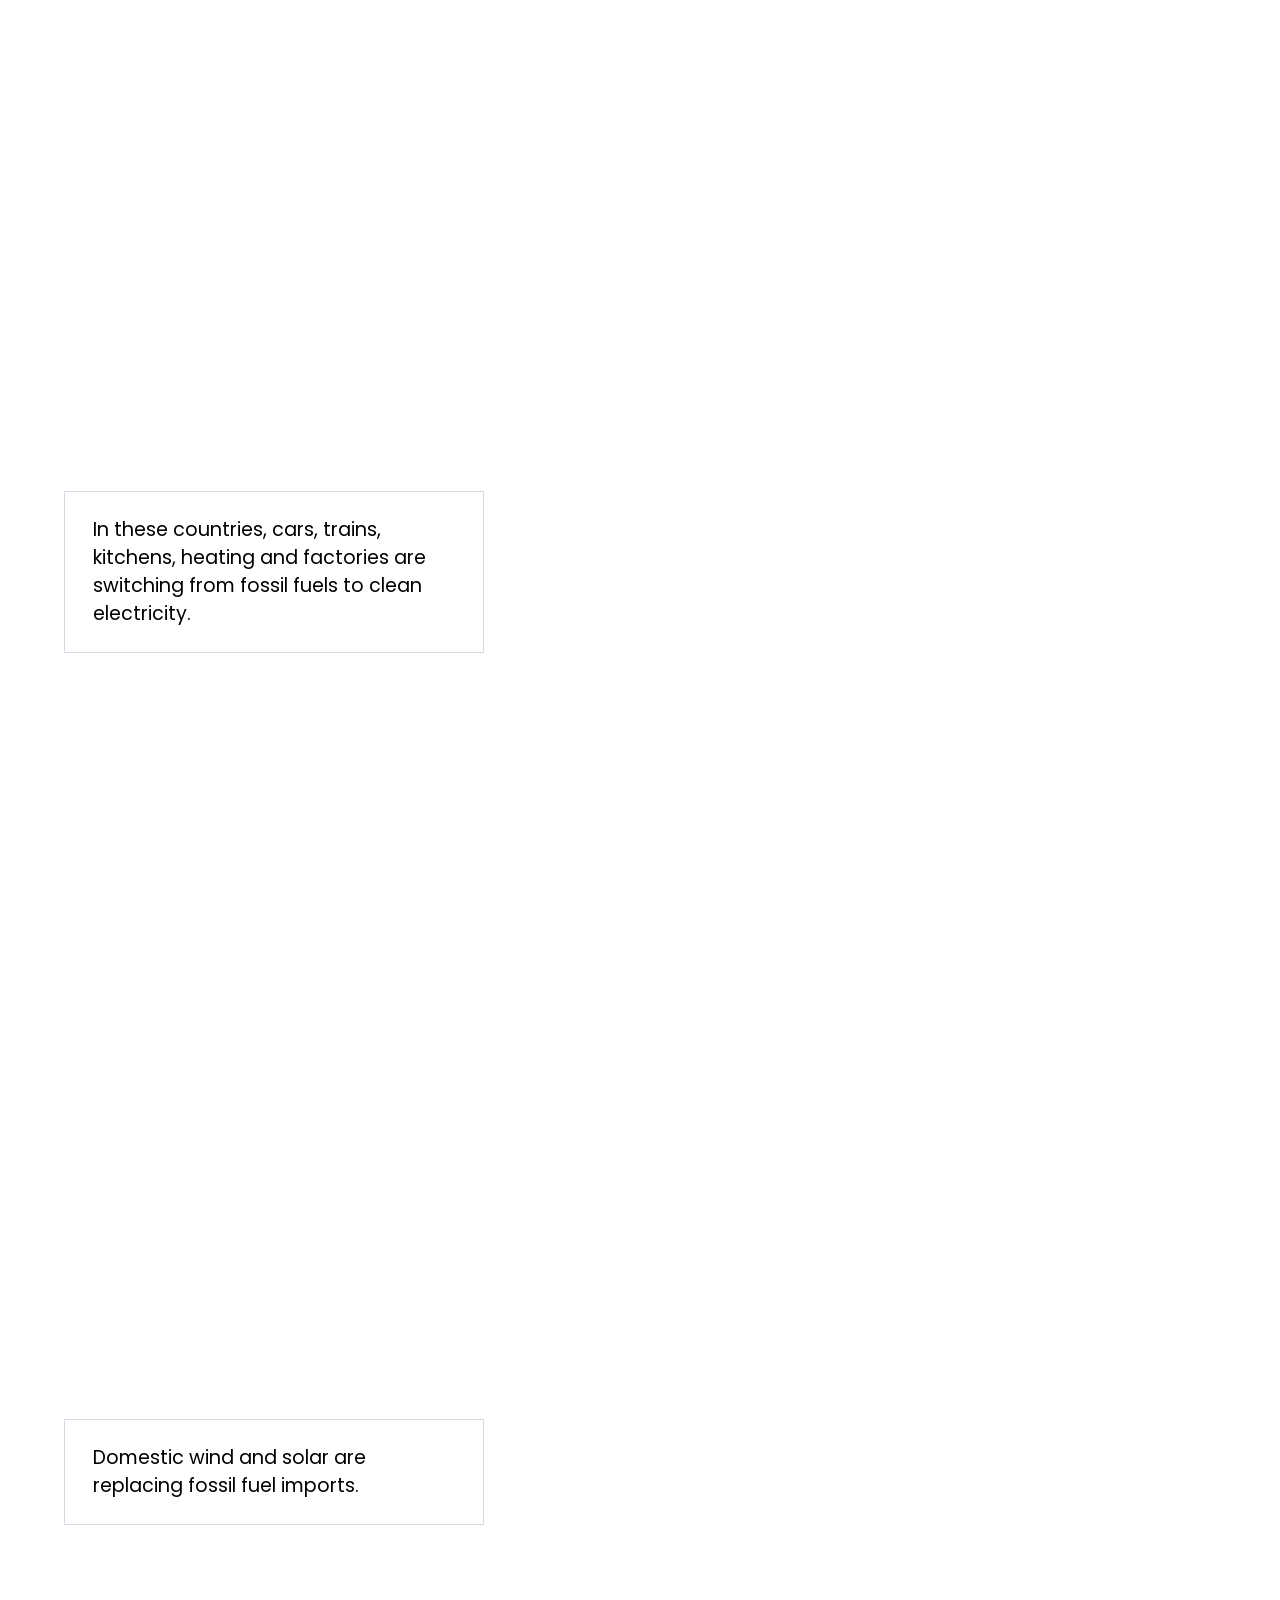
<file: archive/index5.html>
<!DOCTYPE html>
<html lang="en">
<head>
<meta charset="utf-8">
<meta name="viewport" content="width=device-width, initial-scale=1">
<title>[Highlight] Building a Grid for the Age of Power (one city) | Ember</title>
<meta name="description" content="Every era is defined by the infrastructure it builds. A visual explainer on the grid we need for the age of power, and the interventions that will build it.">
<link rel="preconnect" href="https://fonts.googleapis.com">
<link rel="preconnect" href="https://fonts.gstatic.com" crossorigin>
<link href="https://fonts.googleapis.com/css2?family=Poppins:wght@300;400;500;600&display=swap" rel="stylesheet">
<link rel="stylesheet" href="../css/style.css">
<link rel="stylesheet" href="../css/clean.css">
<script>window.CLEAN = true;   /* the isometric, straight-edged version in the CleanFlex style */</script>
</head>
<body class="refs-sections-only">

<header class="topbar">
  <a class="topbar__logo" href="#top" aria-label="Ember home"><img src="../assets/ember-logo-full-colour.svg" alt="Ember"></a>
  <nav class="topbar__nav" aria-label="Chapters">
    <a href="#vision">Daring to build</a>
    <a href="#act2">The world moved on</a>
    <a href="#act3">A new type of grid</a>
    <a href="#how">Modernising the grid</a>
  </nav>
  <div class="topbar__progress" aria-hidden="true"><span></span></div>
</header>

<main id="top">

  <!-- ============ HERO ============ -->
  <section class="hero">
    <svg class="hero__art" id="scene-hero" viewBox="0 0 1600 900" preserveAspectRatio="xMidYMax slice" aria-hidden="true"></svg>
    <div class="hero__inner">
      <p class="eyebrow">A visual explainer</p>
      <h1>Building a grid<br>for the age of power</h1>
      <div class="tbar"></div>
      <p class="standfirst">Warm homes, clean air, thriving towns and industry. The future we want runs on one network: a modern electricity grid.</p>
      <p class="hero__cue">Scroll to begin <span aria-hidden="true">↓</span></p>
    </div>
  </section>

  <!-- ONE CITY: Acts 1-3 on one evolving city, its grid drawn as pylons, poles and wires (js/iso-onecity.js) -->
  <section class="era era--rail era--journey era--onecity" data-steps="30" data-cover-shift="0">
    <div class="era__stage"><svg class="scene" id="scene-onecity" data-look="highlight" viewBox="0 0 1600 900" preserveAspectRatio="xMidYMid slice" role="img" aria-label="One city on a grid of blocks, from an old town to a modern city: a canal, a railway with a station, a power station, factories and row houses; telephone lines, pylons, a substation and poles carrying power; highways, new homes and shops, a fuel depot; towers and flats; wind, solar and batteries. Then the grid alone stands out, then its users; the city electrifies: an EV hub, heat pumps, solar in place of the fuel depot, data centres, a new factory. Then the modern grid, card by card: power flowing both ways, sensors and controls, smart charging, batteries, smarter lines, a new line to a new renewables zone"></svg>
      <div class="legend legend--onecity" aria-label="Legend"><span><i style="background:#13CE74"></i>Renewable power</span><span><i style="background:#EE7309"></i>Fossil power</span></div>
    </div>
    <div class="era__steps">
      <div class="step step--act" id="vision"><div class="card card--act"><p class="eyebrow">Act 1</p><h2 class="h2-act">Daring to build</h2><div class="tbar"></div></div></div>
      <div class="step"><div class="card"><p class="lead">Every age is remembered by what it built, with new infrastructure transforming the way the world works.</p></div></div>
      <div class="step step--hold" data-span="5" style="--span:5"><div class="card"><p class="lead">Past eras have been defined by <span class="hl">canals</span>, <span class="hl">railways</span>, <span class="hl">telephone lines</span>, <span class="hl">highways</span> and <span class="hl">internet cables</span>.</p></div></div>
      <div class="step"><div class="card"><p class="lead">Each made possible ways of living and kinds of growth that no one could have imagined before.</p></div></div>
      <div class="step"><div class="card"><p class="lead">The next age will run on electricity, and it is arriving fast.</p></div></div>
      <div class="step"><div class="card"><p class="lead">Its success depends on whether we build the infrastructure it runs on. <strong>That choice is being made now.</strong></p></div></div>
      <div class="step step--act" id="act2"><div class="card card--act"><p class="eyebrow">Act 2</p><h2 class="h2-act">The world moved on, the grid did not</h2><div class="tbar"></div></div></div>
      <div class="step"><div class="card"><p class="lead">How we work, travel and communicate has changed beyond recognition in the last fifty years.</p></div></div>
      <div class="step"><div class="card"><p class="lead lead--strong">But the grid has stayed fundamentally the same.</p></div></div>
      <div class="step"><div class="card"><p class="lead">Grids are out of step with a world that moves faster and is hungrier for power than any before.</p></div></div>
      <div class="step"><div class="card"><p class="kicker">Electrostates</p><p class="lead">Across the world, countries are transforming themselves into <strong>electrostates</strong>: economies that run on electricity from the ground up.</p></div></div>
      <div class="step"><div class="card"><p class="lead">In these countries, cars, trains, kitchens, heating and factories are switching from fossil fuels to clean electricity.</p></div></div>
      <div class="step"><div class="card"><p class="lead">Domestic wind and solar are replacing fossil fuel imports.</p></div></div>
      <div class="step"><div class="card"><p class="lead">Data centres are expanding, drawing power around the clock.</p></div></div>
      <div class="step step--label"><div class="eralabel eralabel--wide">The nations that build a grid for this age of power will be where AI, industry and investment go.</div></div>
      <div class="step step--act" id="act3"><div class="card card--act"><p class="eyebrow">Act 3</p><h2 class="h2-act">A new type of grid, fit for the age of power</h2><div class="tbar"></div></div></div>
      <div class="step" data-m="old"><div class="card"><p class="lead">The old grid sent power one way, from a few large power stations to everyone else.</p></div></div>
      <div class="step" data-m="everywhere"><div class="card"><p class="lead">In a modern grid, generation is increasingly spread across the country</p></div></div>
      <div class="step" data-m="both"><div class="card"><p class="lead">and power flows now moves in two ways. Homes and businesses draw electricity from the grid and send it back in.</p></div></div>
      <div class="step" data-m="resilient"><div class="card"><p class="lead">The system no longer depends on a few big plants and becomes more resilient.</p></div></div>
      <div class="step" data-m="sensors"><div class="card"><p class="lead">This is enabled by smart devices and digitalisation, which allow us to see and control what is happening on the grid.</p></div></div>
      <div class="step" data-m="smart2"><div class="card"><p class="lead">When power is plentiful and cheap, electric vehicles charge and heating or cooling turns on.</p></div></div>
      <div class="step" data-m="batteries2"><div class="card"><p class="lead">Batteries store surplus electricity and release it when generation falls.</p></div></div>
      <div class="step" data-m="better"><div class="card"><p class="lead">Bills fall, the system runs better and we can do more, faster with the existing grid.</p></div></div>
      <div class="step" data-m="dlr"><div class="card"><p class="lead">The wires are smarter too. Lines fitted with sensors carry more power when the weather allows,</p></div></div>
      <div class="step" data-m="wires"><div class="card"><p class="lead">and advanced cables made from new, lighter materials carry much more on the same towers.</p></div></div>
      <div class="step" data-m="more"><div class="card"><p class="lead">This is the modern grid: digital, flexible and smarter about how it grows. It gets more out of the lines we already have.</p></div></div>
      <div class="step" data-m="connect"><div class="card"><p class="lead">New lines are planned and built using the technology of today, rather than the designs of decades ago.</p></div></div>
      <div class="step" data-m="queues"><div class="card"><p class="lead">The connection queues holding back investment start to clear and projects get online quicker, without waiting for a new line to be built.</p></div></div>
      <div class="step step--label" data-m="modern"><div class="eralabel eralabel--wide">This is not the old grid made bigger. It is a modern grid, fit for the age of power.</div></div>
    </div>
  </section>

  <!-- ============ MODERNISING THE GRID: the seventeen interventions on the same city (js/story4.js, js/data4.js) ============ -->
  <section id="how" class="era era--onecity era--story4">
    <div class="era__stage"><svg class="scene" id="scene-city4" data-look="highlight" viewBox="0 0 1600 900" preserveAspectRatio="xMidYMid slice" role="img" aria-label="The same city, its modern grid in place. For each intervention the view moves to the part of the grid it acts on, and its technologies are labelled there"></svg>
      <div class="legend legend--onecity" aria-label="Legend"><span><i style="background:#13CE74"></i>Renewable power</span><span><i style="background:#EE7309"></i>Fossil power</span></div>
    </div>
    <div class="era__steps" id="how4">
      <div class="step step--act s4intro"><div class="card card--act"><p class="eyebrow">Act 4</p><h2 class="h2-act">Modernising the grid</h2><div class="tbar"></div>
        <p class="lead" style="margin-top:18px">The work can begin today by optimising the grid that already exists. Then strengthening it. Then expanding it.</p></div></div>
      <div id="story4-steps"></div>
    </div>
  </section>

  <!-- ============ MATRIX ============ -->
  <section id="matrix" class="matrix" data-steps="1">
    <div class="matrix__stage">
      <div class="matrix__head">
        <p class="eyebrow">Where to start</p>
        <h2 class="h1">Time to impact vs. cost</h2>
        <div class="tbar"></div>
      </div>
      <div class="matrix__grid matrix4" id="matrix4-grid"></div>
      <div class="matrix__legend">
        <span><b class="mk mk--optimize"></b>Optimise</span><span><b class="mk mk--reinforce"></b>Reinforce</span><span><b class="mk mk--expand"></b>Expand</span>
      </div>
    </div>
    <div class="era__steps">
      <div class="step"><div class="card"><p class="lead">Note: Cost and time ratings in this table are comparative and indicative. No rating refers to a specific cost or date. Costs and timelines differ in every country, but the relative order is a useful guide to show which interventions can move fastest, which likely take the longest and which tend to cost more or less.</p></div></div>
    </div>
  </section>

  <!-- ============ CLOSE ============ -->
  <section class="close">
    <div class="close__inner">
      <h2 class="h1">The age of power is here.</h2>
      <div class="tbar"></div>
      <p class="standfirst">The only question is where it will flourish. That will be wherever the grid is ready to carry it.</p>
    </div>
    <footer class="footer">
      <p class="footer__note">Draft for discussion. Figures to be sourced and linked before publication.</p>
      <img class="footer__logo" src="../assets/ember-logo-inverted.svg" alt="Ember">
    </footer>
  </section>
</main>

<script src="../js/vendor/gsap.min.js"></script>
<script src="../js/vendor/ScrollTrigger.min.js"></script>
<script src="../js/vendor/MotionPathPlugin.min.js"></script>
<script src="../js/icons.js"></script>
<script src="../js/data.js"></script>
<script src="../js/svg.js"></script>
<script src="../js/iso.js"></script>
<script src="../js/people.js"></script>
<script src="../js/scenes.js"></script>
<script src="../js/vignettes.js"></script>
<script src="../js/acts.js"></script>
<script src="../js/iso-scenes.js"></script>
<script src="../js/iso-scenes2.js"></script>
<script src="../js/iso-journey.js"></script>
<script src="../js/iso-valley.js"></script>
<script src="../js/iso-onecity.js"></script>
<script src="../js/data4.js"></script>
<script src="../js/iso-j.js"></script>
<script src="../js/iso-tiles.js"></script>
<script src="../js/iso-world.js"></script>
<script src="../js/handdrawn.js"></script>
<script src="../js/clean.js"></script>
<script src="../js/gridmap.js"></script>
<script src="../js/iso-grid.js"></script>
<script src="../js/main.js"></script>
<script src="../js/story4.js"></script>
<script src="../js/refmarks.js"></script> <!-- TEMP review markers: delete this line to remove -->
</body>
</html>
</file>
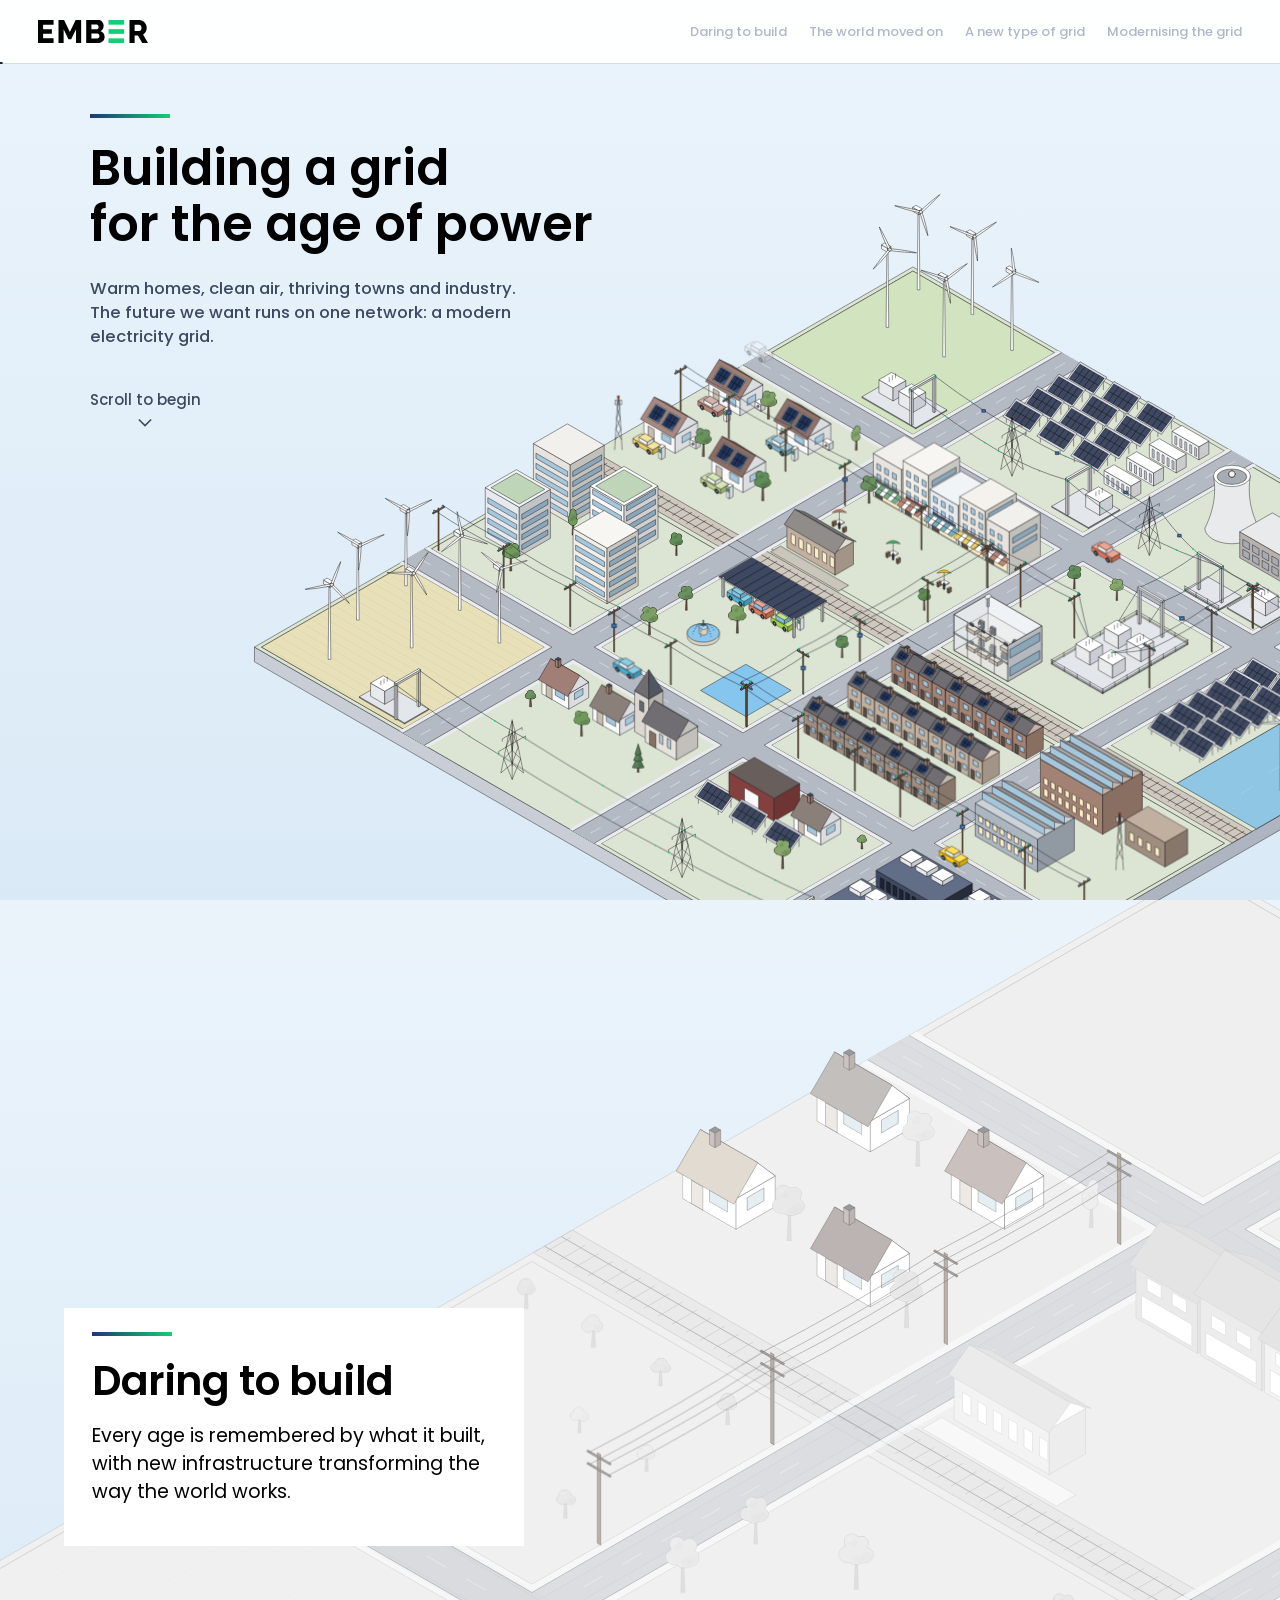
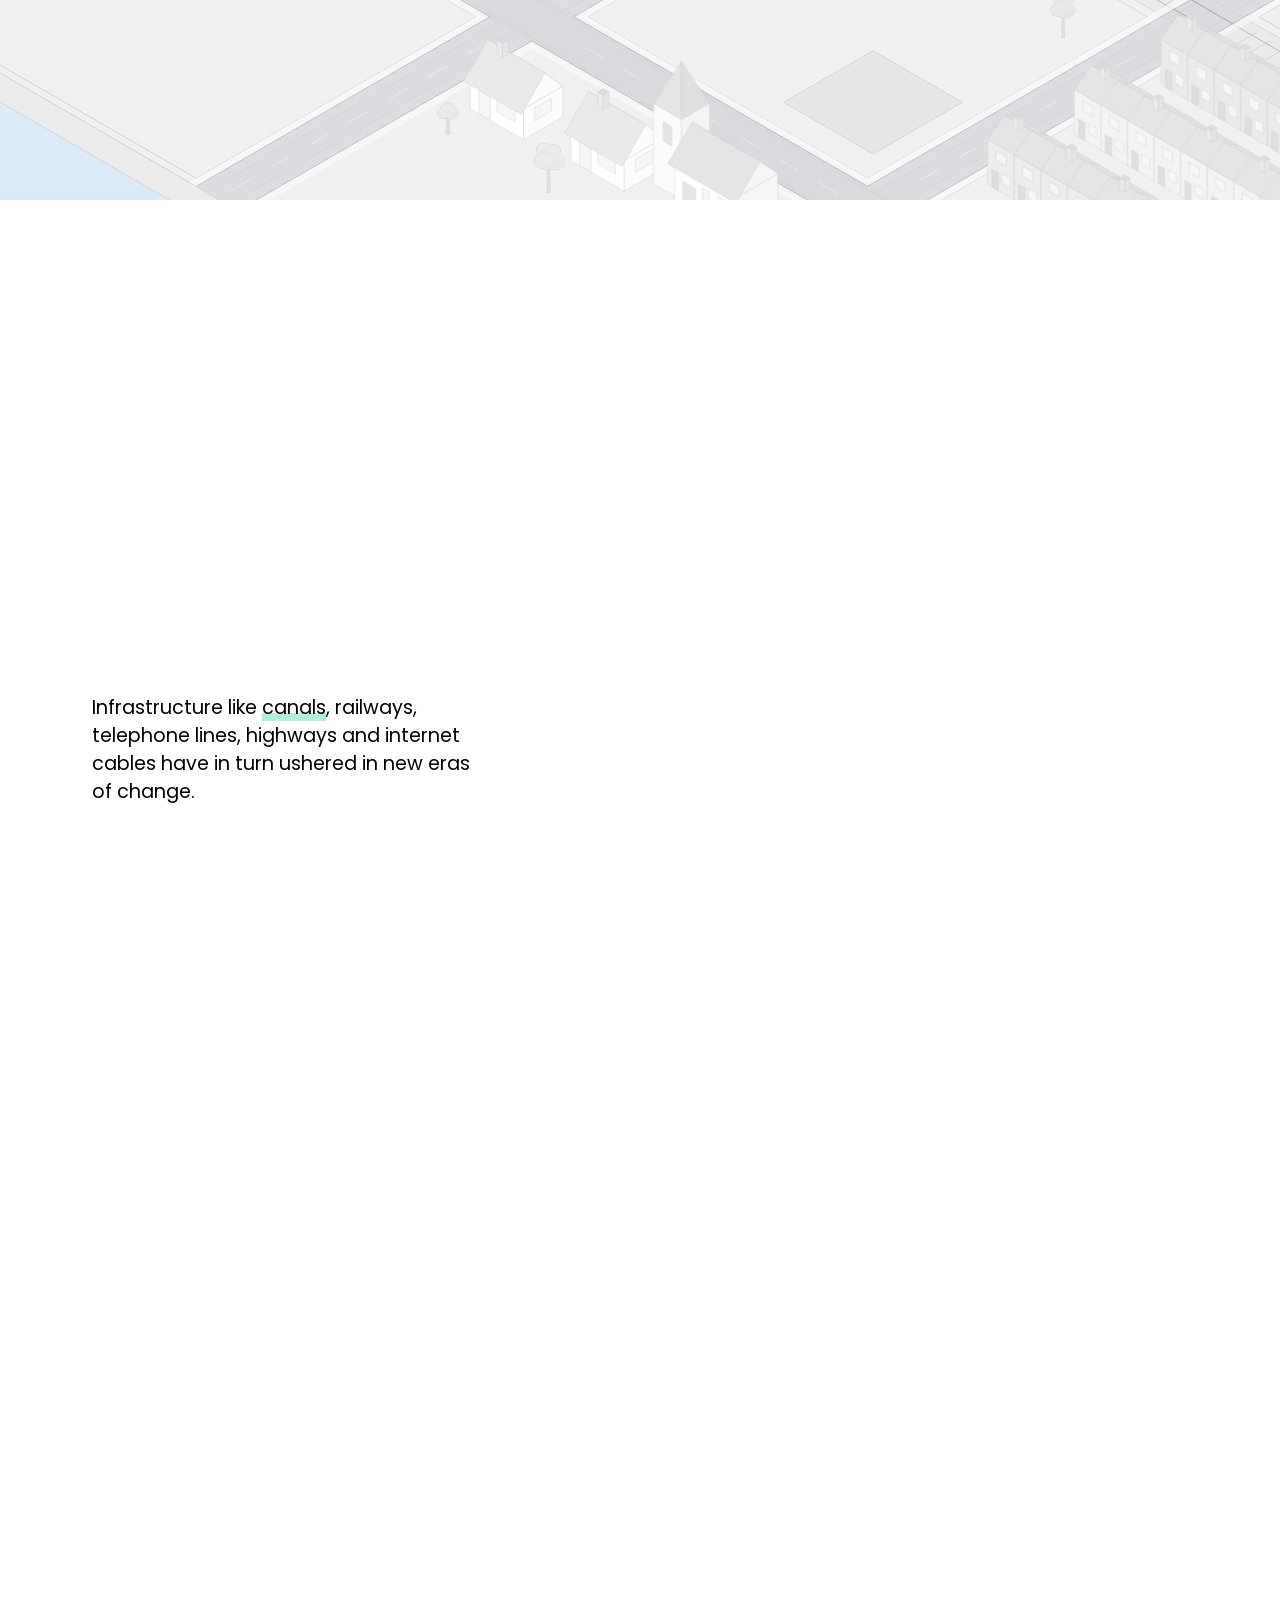
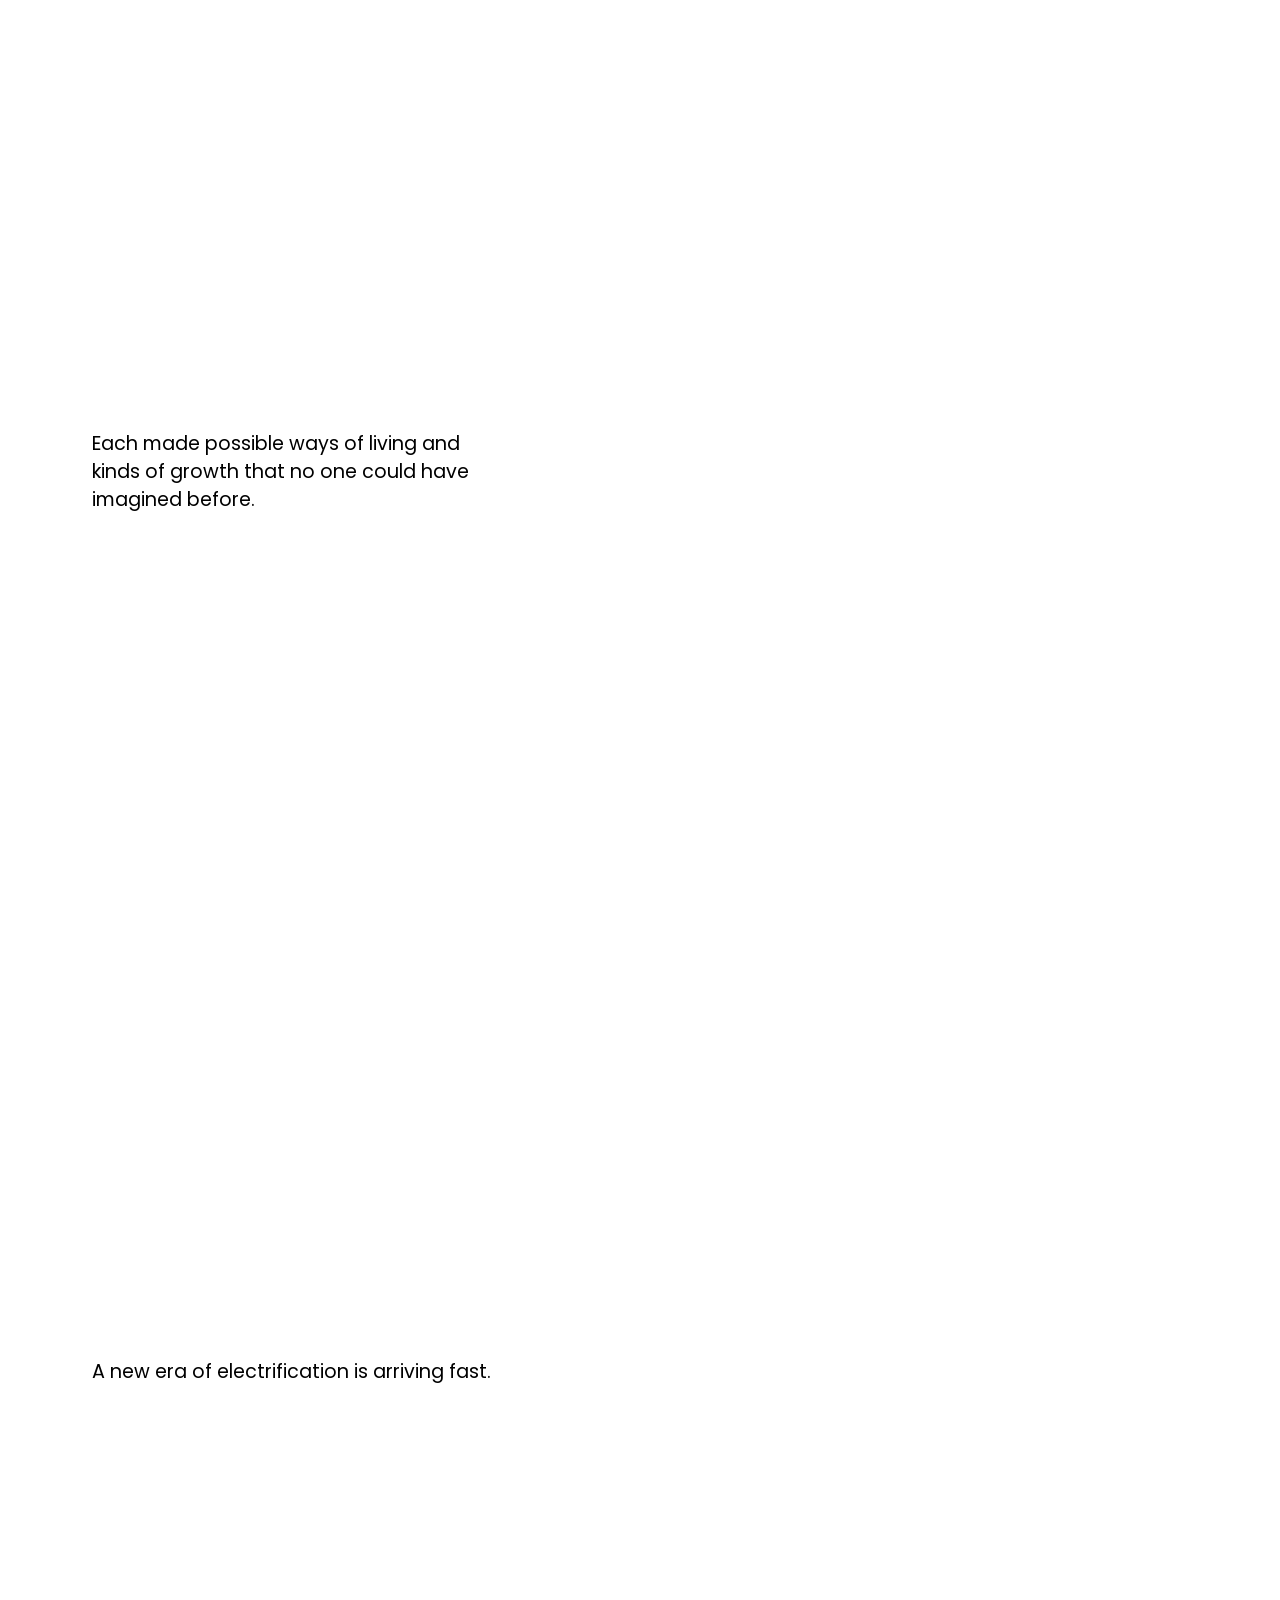
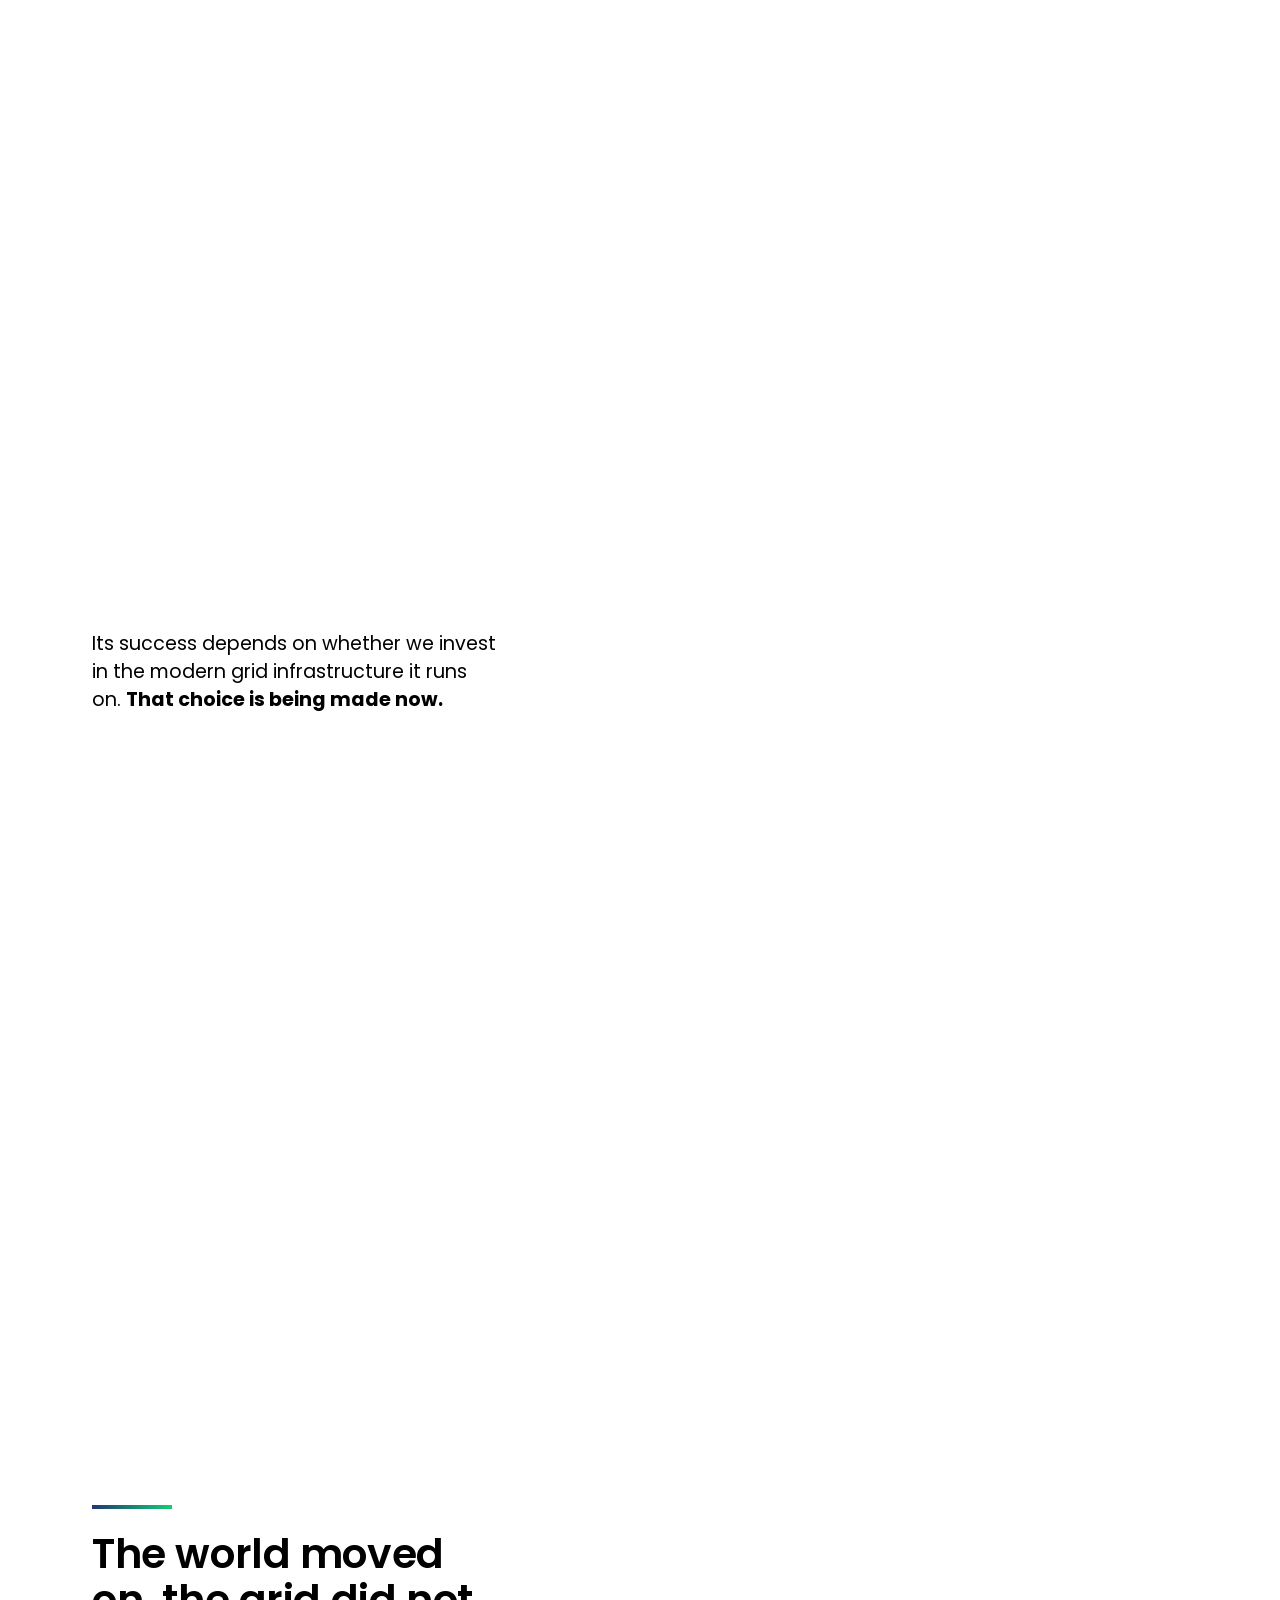
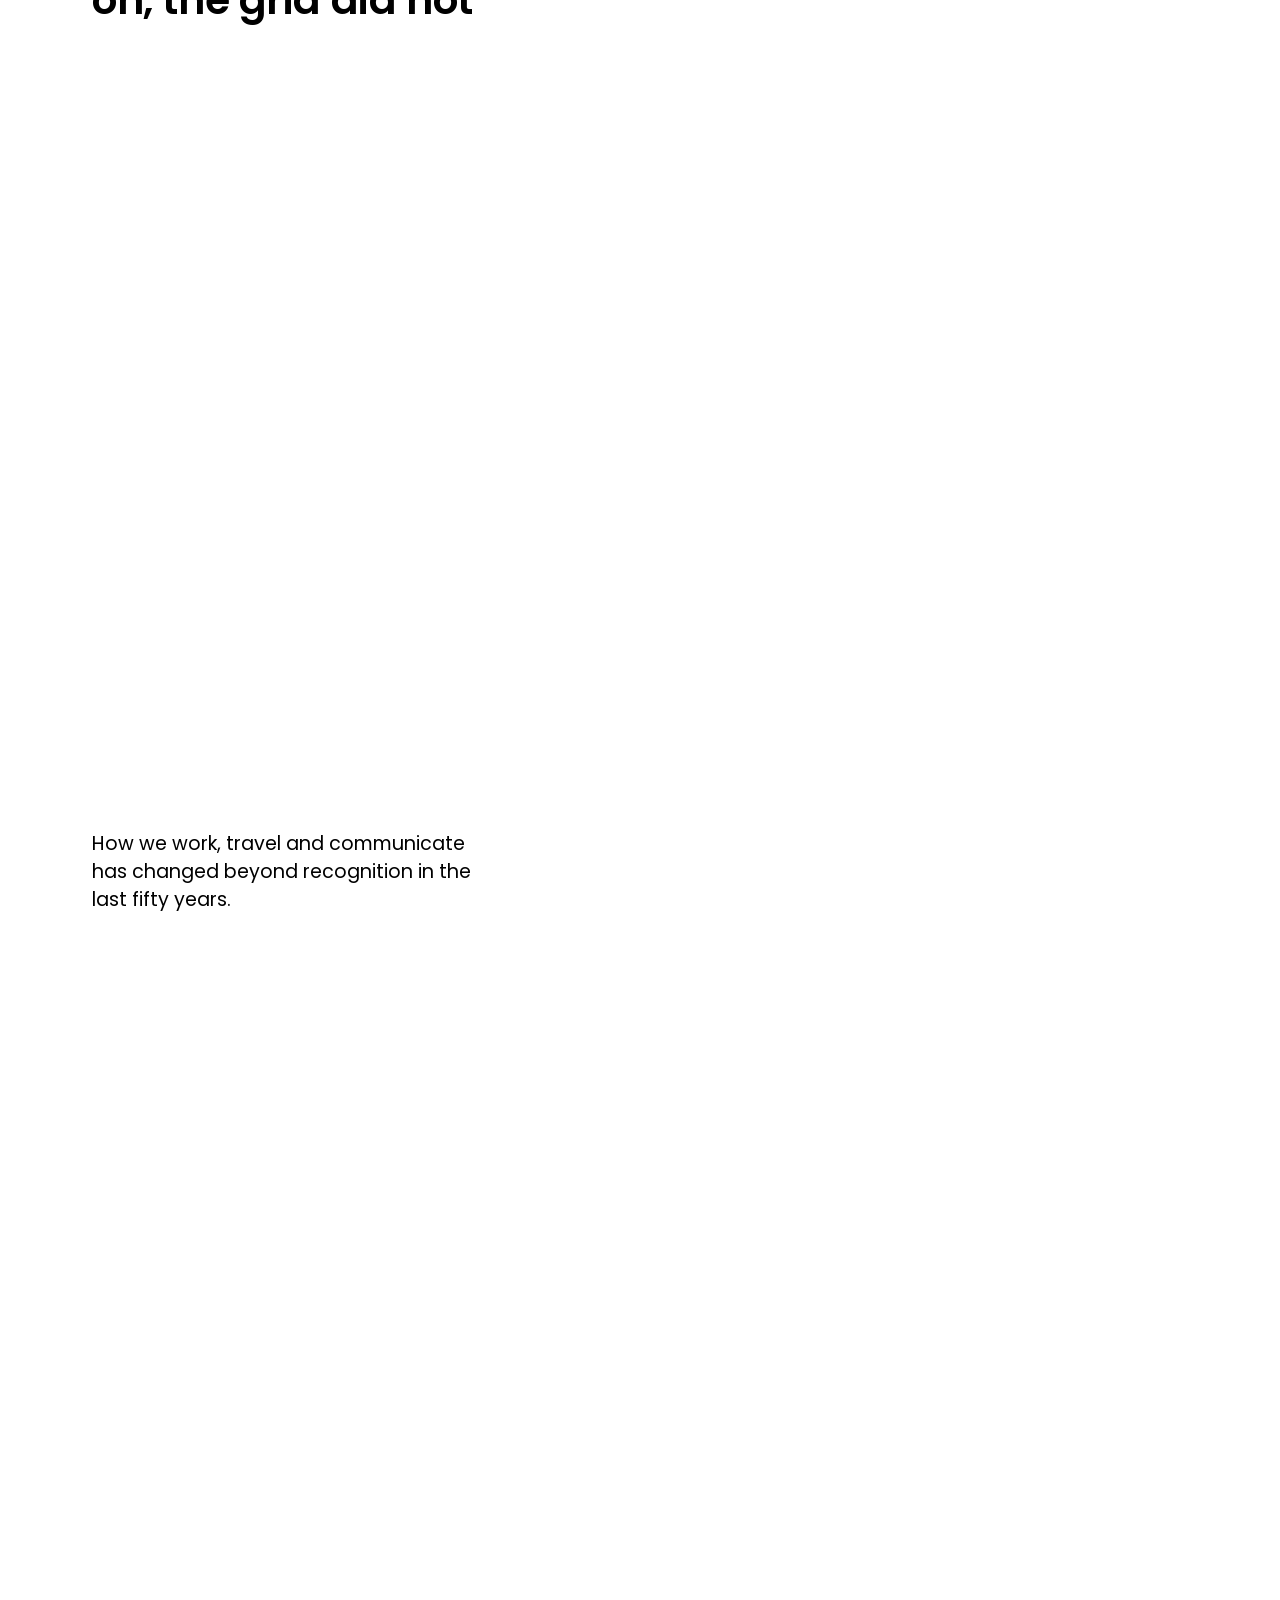
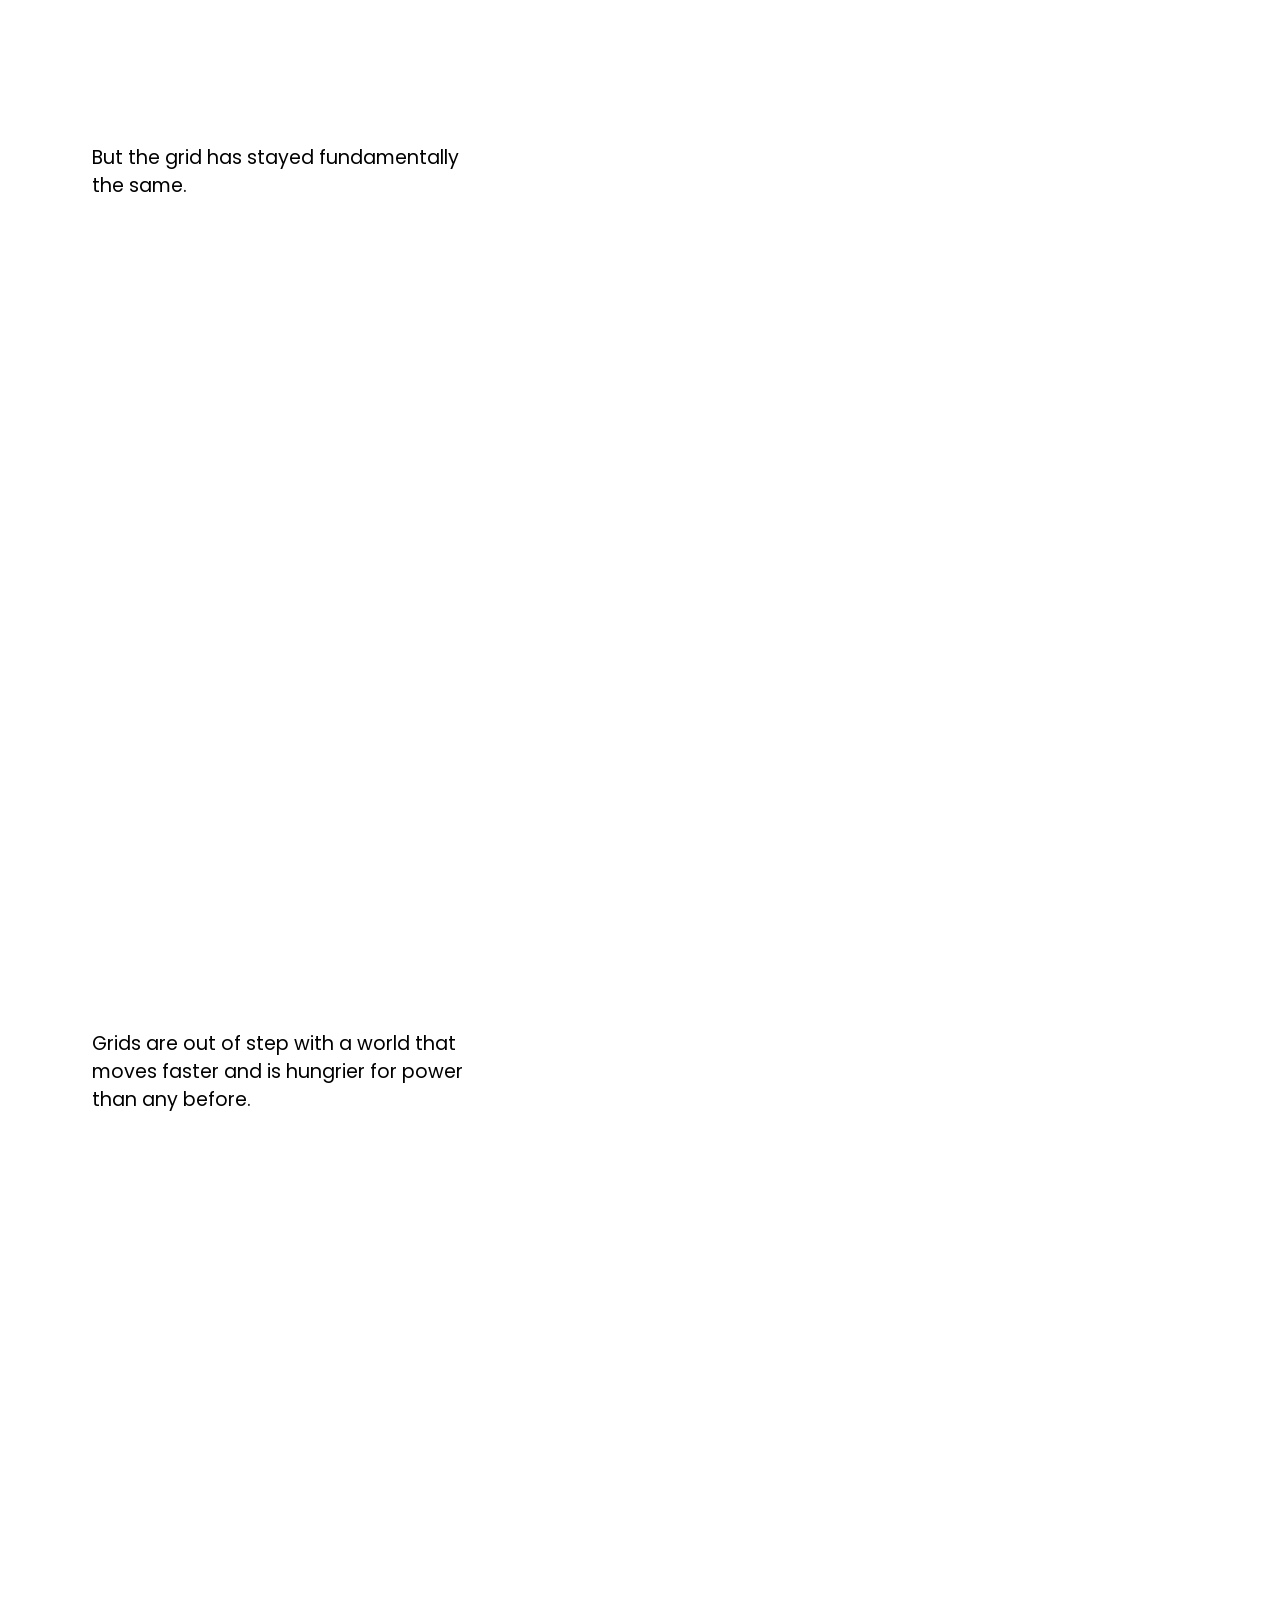
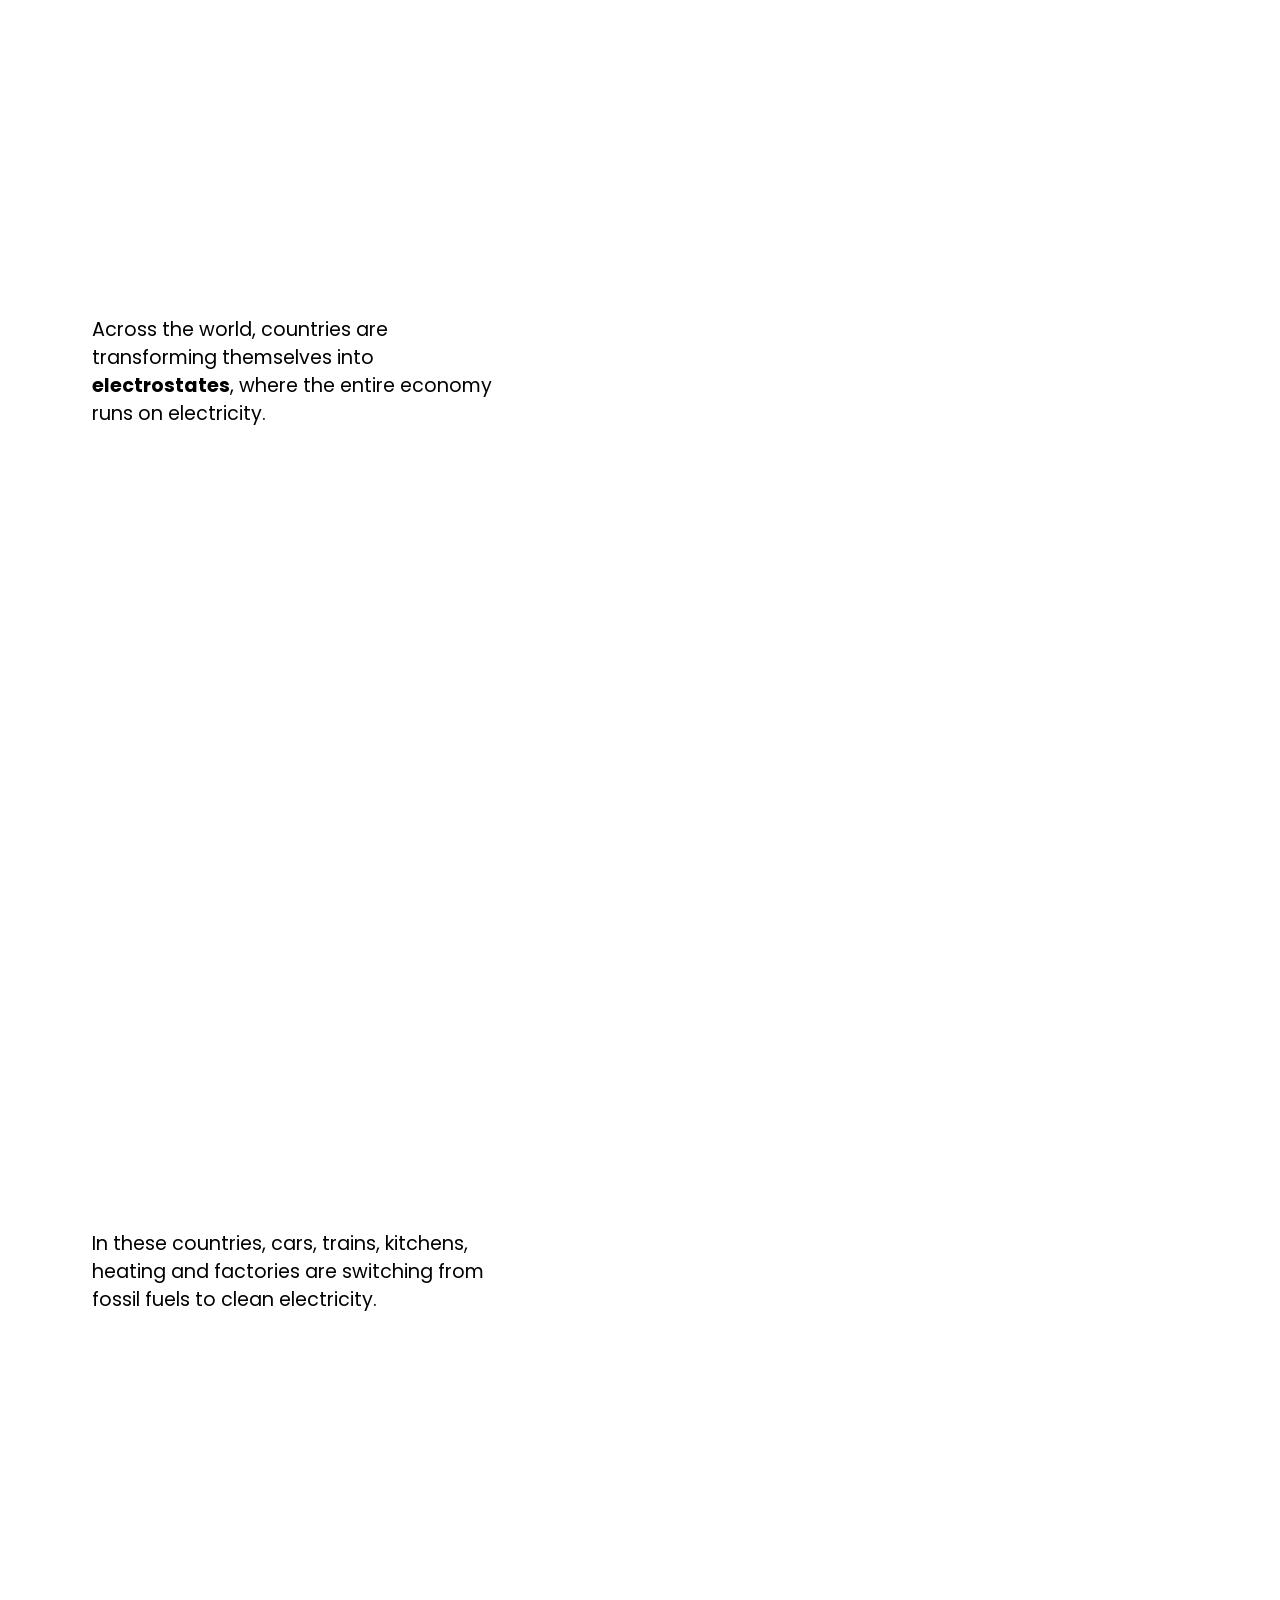
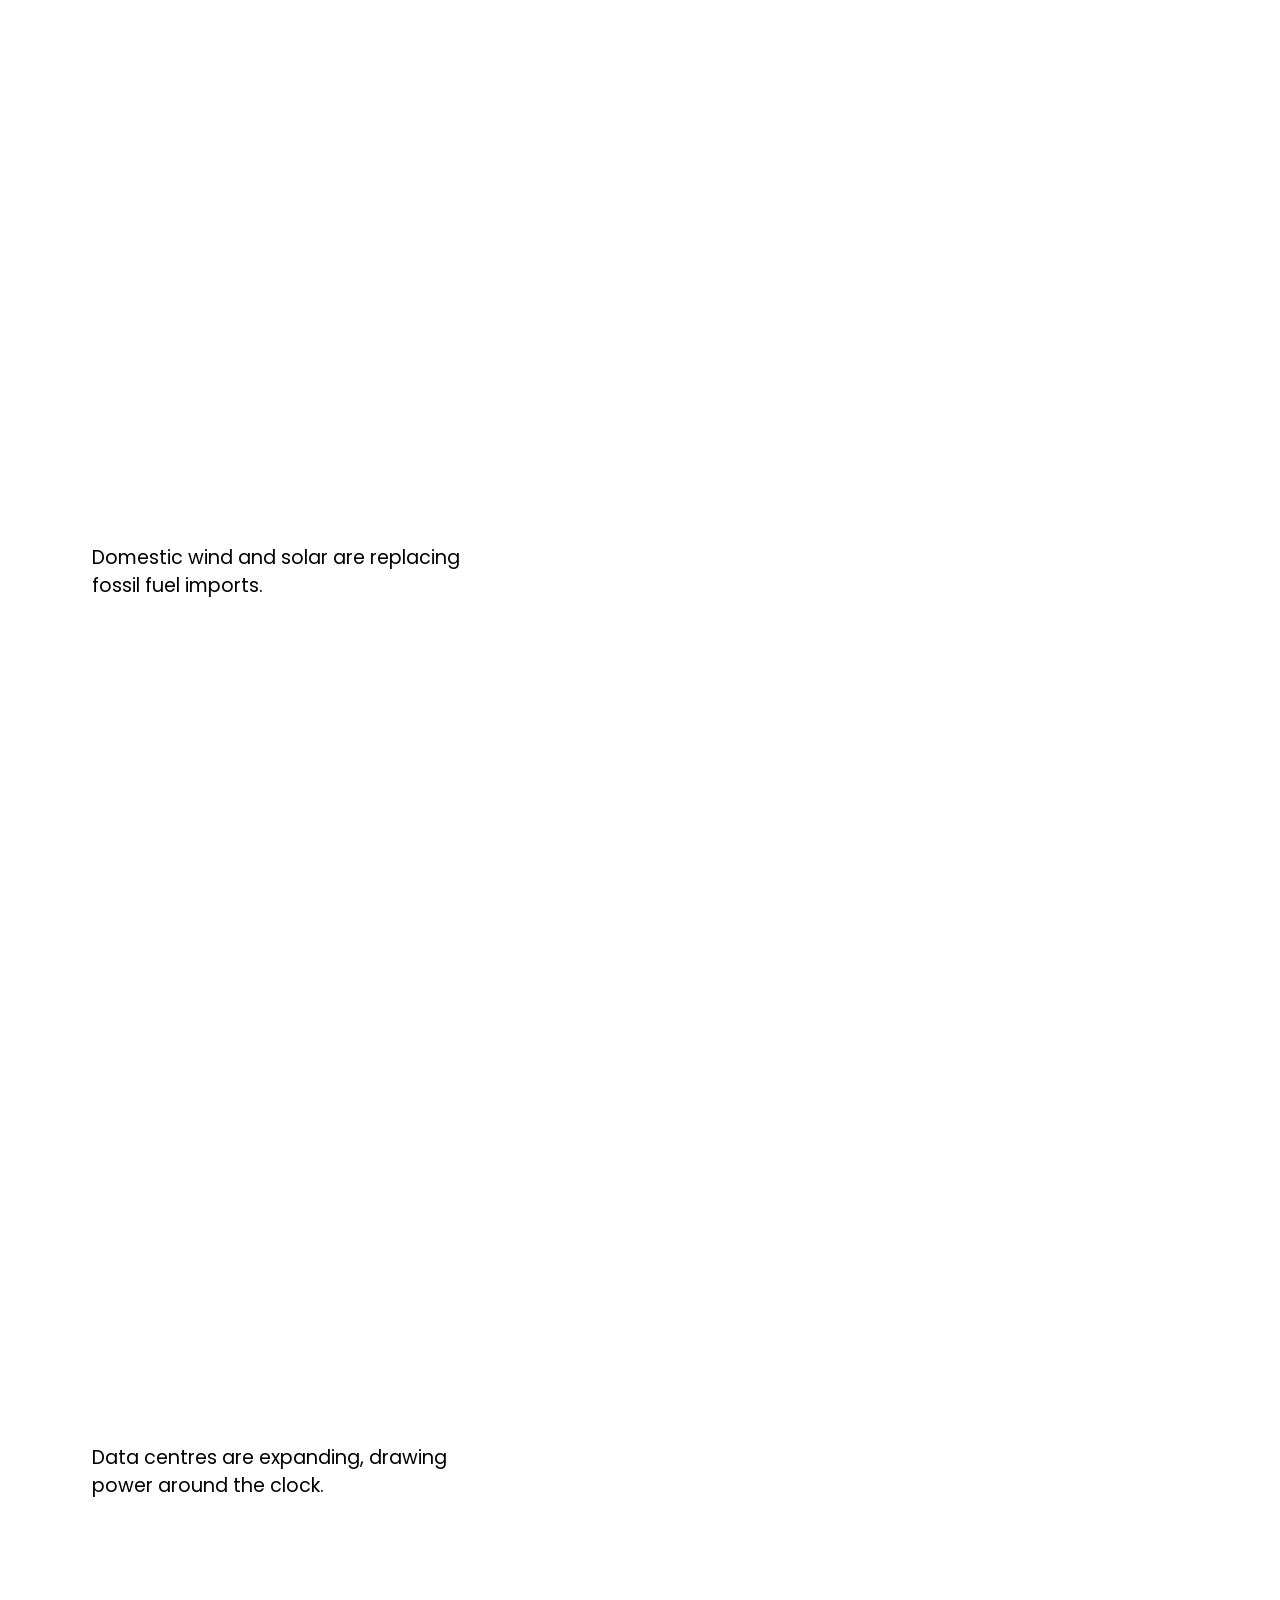
<file: archive/index6.html>
<!DOCTYPE html>
<html lang="en">
<head>
<meta charset="utf-8">
<meta name="viewport" content="width=device-width, initial-scale=1">
<title>[v6] Building a Grid for the Age of Power (one city) | Ember</title>
<meta name="description" content="Every era is defined by the infrastructure it builds. A visual explainer on the grid we need for the age of power, and the interventions that will build it.">
<link rel="preconnect" href="https://fonts.googleapis.com">
<link rel="preconnect" href="https://fonts.gstatic.com" crossorigin>
<link href="https://fonts.googleapis.com/css2?family=Poppins:wght@300;400;500;600&display=swap" rel="stylesheet">
<link rel="stylesheet" href="../css/style.css">
<link rel="stylesheet" href="../css/clean.css">
<link rel="stylesheet" href="../css/v6.css">
<script>window.CLEAN = true;   /* the isometric, straight-edged version in the CleanFlex style */</script>
</head>
<body class="refs-sections-only v6">

<header class="topbar">
  <a class="topbar__logo" href="#top" aria-label="Ember home"><img src="../assets/ember-logo-full-colour.svg" alt="Ember"></a>
  <nav class="topbar__nav" aria-label="Chapters">
    <a href="#vision">Daring to build</a>
    <a href="#act2">The world moved on</a>
    <a href="#act3">A new type of grid</a>
    <a href="#how">Modernising the grid</a>
  </nav>
  <div class="topbar__progress" aria-hidden="true"><span></span></div>
</header>

<main id="top">

  <!-- ============ HERO ============ -->
  <section class="hero">
    <svg class="hero__art" id="scene-hero" data-own="1" viewBox="0 0 1600 900" preserveAspectRatio="xMidYMax slice" aria-hidden="true"></svg>
    <div class="hero__inner">
      <div class="tbar"></div><h1>Building a grid<br>for the age of power</h1>
      <p class="standfirst">Warm homes, clean air, thriving towns and industry. The future we want runs on one network: a modern electricity grid.</p>
      <p class="hero__cue">Scroll to begin <svg class="hero__chev" viewBox="0 0 16 10" aria-hidden="true"><path d="M1 1.5l7 7 7-7" fill="none" stroke="currentColor" stroke-width="1.8"/></svg></p>
    </div>
  </section>

  <!-- ONE CITY: Acts 1-3 on one evolving city, its grid drawn as pylons, poles and wires (js/iso-onecity6.js) -->
  <section class="era era--rail era--journey era--onecity" data-steps="29" data-cover-shift="0">
    <div class="era__stage"><svg class="scene" id="scene-onecity" data-scene="onecity6" data-look="highlight" viewBox="0 0 1600 900" preserveAspectRatio="xMidYMid slice" role="img" aria-label="One city on a grid of blocks, from an old town to a modern city: a canal, a railway with a station, a power station, factories and row houses; telephone lines, pylons, a substation and poles carrying power; highways, new homes and shops, a fuel depot; towers and flats; wind, solar and batteries. Then the grid alone stands out, then its users; the city electrifies: an EV hub, heat pumps, solar in place of the fuel depot, data centres, a new factory. Then the modern grid, card by card: power flowing both ways, sensors and controls, smart charging, batteries, smarter lines, a new line to a new renewables zone"></svg>
      <div class="legend legend--onecity" aria-label="Legend"><span><i style="background:#13CE74"></i>Renewable power</span><span><i style="background:#EE7309"></i>Fossil power</span></div>
    </div>
    <div class="era__steps">
      <div class="step step--act" id="vision"><div class="card card--act"><div class="tbar"></div><h2 class="h2-act">Daring to build</h2><p class="lead" style="margin-top:18px">Every age is remembered by what it built, with new infrastructure transforming the way the world works.</p></div></div>
      <div class="step step--hold" data-span="5" style="--span:5"><div class="card"><p class="lead">Infrastructure like <span class="hl">canals</span>, <span class="hl">railways</span>, <span class="hl">telephone lines</span>, <span class="hl">highways</span> and <span class="hl">internet cables</span> have in turn ushered in new eras of change.</p></div></div>
      <div class="step"><div class="card"><p class="lead">Each made possible ways of living and kinds of growth that no one could have imagined before.</p></div></div>
      <div class="step"><div class="card"><p class="lead">A new era of electrification is arriving fast.</p></div></div>
      <div class="step"><div class="card"><p class="lead">Its success depends on whether we invest in the modern grid infrastructure it runs on. <strong>That choice is being made now.</strong></p></div></div>
      <div class="step step--act" id="act2"><div class="card card--act"><div class="tbar"></div><h2 class="h2-act">The world moved on, the grid did not</h2></div></div>
      <div class="step"><div class="card"><p class="lead">How we work, travel and communicate has changed beyond recognition in the last fifty years.</p></div></div>
      <div class="step"><div class="card"><p class="lead">But the grid has stayed fundamentally the same.</p></div></div>
      <div class="step"><div class="card"><p class="lead">Grids are out of step with a world that moves faster and is hungrier for power than any before.</p></div></div>
      <div class="step"><div class="card"><p class="lead">Across the world, countries are transforming themselves into <strong>electrostates</strong>, where the entire economy runs on electricity.</p></div></div>
      <div class="step"><div class="card"><p class="lead">In these countries, cars, trains, kitchens, heating and factories are switching from fossil fuels to clean electricity.</p></div></div>
      <div class="step"><div class="card"><p class="lead">Domestic wind and solar are replacing fossil fuel imports.</p></div></div>
      <div class="step"><div class="card"><p class="lead">Data centres are expanding, drawing power around the clock.</p></div></div>
      <div class="step"><div class="card"><p class="lead">The nations that build a grid for this age of power will be where AI, industry and investment go.</p></div></div>
      <div class="step step--act" id="act3"><div class="card card--act"><div class="tbar"></div><h2 class="h2-act">A new type of grid, fit for the age of power</h2></div></div>
      <div class="step" data-m="old"><div class="card"><p class="lead">The old grid sent power one way, from a few large power stations to everyone else.</p></div></div>
      <div class="step" data-m="everywhere"><div class="card"><p class="lead">In a modern grid, generation is increasingly spread across the country.</p></div></div>
      <div class="step" data-m="both"><div class="card"><p class="lead">Power flows now move in two ways. Homes and businesses both draw electricity from the grid and generate electricity to send back in.</p></div></div>
      <div class="step" data-m="resilient"><div class="card"><p class="lead">The system no longer depends on a few big plants and becomes more resilient.</p></div></div>
      <div class="step" data-m="sensors"><div class="card"><p class="lead">This is enabled by smart devices and digitalisation, which allow us to see and control what is happening on the grid.</p></div></div>
      <div class="step" data-m="smart2"><div class="card"><p class="lead">When power is plentiful and cheap, electric vehicles charge and heating or cooling turns on.</p></div></div>
      <div class="step" data-m="batteries2"><div class="card"><p class="lead">Batteries store surplus electricity and release it when generation falls.</p></div></div>
      <div class="step" data-m="better"><div class="card"><p class="lead">Bills fall, the system runs better and we can do more, faster with the existing grid.</p></div></div>
      <div class="step" data-m="dlr"><div class="card"><p class="lead">The wires are smarter too. Lines fitted with sensors carry more power when the weather allows.</p></div></div>
      <div class="step" data-m="wires"><div class="card"><p class="lead">Advanced cables made from new, lighter materials carry much more on the same towers.</p></div></div>
      <div class="step" data-m="more"><div class="card"><p class="lead">This is the modern grid: digital, flexible and smarter about how it grows. It gets more out of the lines we already have.</p></div></div>
      <div class="step" data-m="connect"><div class="card"><p class="lead">New lines are planned and built using the technology of today, rather than the designs of decades ago.</p></div></div>
      <div class="step" data-m="queues"><div class="card"><p class="lead">The connection queues holding back investment start to clear and projects get online quicker, without waiting for a new line to be built.</p></div></div>
      <div class="step" data-m="modern"><div class="card"><p class="lead">This is not the old grid made bigger. It is a modern grid, fit for the age of power.</p></div></div>
    </div>
  </section>

  <!-- ============ MODERNISING THE GRID: the seventeen interventions on the same city (js/story6.js, js/data6.js) ============ -->
  <section id="how" class="era era--onecity era--story4">
    <div class="era__stage"><svg class="scene" id="scene-city4" data-look="highlight" viewBox="0 0 1600 900" preserveAspectRatio="xMidYMid slice" role="img" aria-label="The same city, its modern grid in place. For each intervention the view moves to the part of the grid it acts on, and its technologies are labelled there"></svg>
    </div>
    <div class="era__steps" id="how4">
      <div class="step step--act s4intro"><div class="card card--act"><div class="tbar"></div><h2 class="h2-act">Modernising the grid</h2>
        <p class="lead" style="margin-top:18px">The work can begin today by optimising the grid that already exists. Then strengthening it. Then expanding it.</p></div></div>
      <div id="story4-steps"></div>
    </div>
  </section>

  <!-- ============ MATRIX ============ -->
  <section id="matrix" class="matrix" data-steps="1">
    <div class="matrix__stage">
      <div class="matrix__head">
        <div class="tbar"></div><p class="eyebrow">Where to start</p>
        <h2 class="h1">Time to impact vs. cost</h2>
      </div>
      <div class="matrix__grid matrix4" id="matrix4-grid"></div>
      <div class="matrix__legend">
        <span><b class="mk mk--optimize"></b>Optimise</span><span><b class="mk mk--reinforce"></b>Reinforce</span><span><b class="mk mk--expand"></b>Expand</span>
      </div>
      <p class="mx-note">Cost and time ratings in this table are comparative and indicative. No rating refers to a specific cost or date. Costs and timelines differ in every country, but the relative order is a useful guide to show which interventions can move fastest, which likely take the longest and which tend to cost more or less.</p>
    </div>
    <div class="era__steps">
      <div class="step step--empty" aria-hidden="true"></div>
    </div>
  </section>

  <!-- ============ CLOSE ============ -->
  <section class="close">
    <div class="close__inner">
      <div class="tbar"></div><h2 class="h1">The age of power is here.</h2>
      <p class="standfirst">The only question is where it will flourish. That will be wherever the grid is ready to carry it.</p>
    </div>
    <footer class="footer">
      <p class="footer__note">Infographic by Reynaldo Dizon, Elisabeth Cremona and Alison Candlin.<br>Illustrations and code developed with the assistance of Claude, an AI model by Anthropic, and reviewed by the authors.<br>As per Ember’s AI use policy, responsibility for the quality and accuracy of the output lies with the author.</p>
      <img class="footer__logo" src="../assets/ember-logo-inverted.svg" alt="Ember">
    </footer>
  </section>
</main>

<script src="../js/vendor/gsap.min.js"></script>
<script src="../js/vendor/ScrollTrigger.min.js"></script>
<script src="../js/vendor/MotionPathPlugin.min.js"></script>
<script src="../js/icons.js"></script>
<script src="../js/data.js"></script>
<script src="../js/svg.js"></script>
<script src="../js/icons6.js"></script>
<script src="../js/icons7.js"></script>
<script src="../js/iso.js"></script>
<script src="../js/people.js"></script>
<script src="../js/scenes.js"></script>
<script src="../js/vignettes.js"></script>
<script src="../js/acts.js"></script>
<script src="../js/iso-scenes.js"></script>
<script src="../js/iso-scenes2.js"></script>
<script src="../js/iso-journey.js"></script>
<script src="../js/iso-valley.js"></script>
<script src="../js/iso-onecity6.js"></script>
<script src="../js/data6.js"></script>
<script src="../js/iso-j.js"></script>
<script src="../js/iso-tiles.js"></script>
<script src="../js/iso-world.js"></script>
<script src="../js/handdrawn.js"></script>
<script src="../js/clean.js"></script>
<script src="../js/gridmap.js"></script>
<script src="../js/iso-grid.js"></script>
<script src="../js/main.js"></script>
<script src="../js/story6.js"></script>
<script src="../js/v6.js"></script>
</body>
</html>
</file>
<file: fonts/poppins.css>
/* Poppins, served from this folder so the page makes no outside requests (no Google Fonts).
   Font files from the @fontsource/poppins 5.2.7 package (Latin and Latin Extended, weights 300-600, woff2).
   Licence: SIL Open Font License 1.1, see fonts/OFL.txt. */

/* poppins-latin-ext-300-normal */
@font-face {
  font-family: 'Poppins';
  font-style: normal;
  font-display: swap;
  font-weight: 300;
  src: url(poppins-latin-ext-300-normal.woff2) format('woff2');
  unicode-range: U+0100-02BA,U+02BD-02C5,U+02C7-02CC,U+02CE-02D7,U+02DD-02FF,U+0304,U+0308,U+0329,U+1D00-1DBF,U+1E00-1E9F,U+1EF2-1EFF,U+2020,U+20A0-20AB,U+20AD-20C0,U+2113,U+2C60-2C7F,U+A720-A7FF;
}

/* poppins-latin-300-normal */
@font-face {
  font-family: 'Poppins';
  font-style: normal;
  font-display: swap;
  font-weight: 300;
  src: url(poppins-latin-300-normal.woff2) format('woff2');
  unicode-range: U+0000-00FF,U+0131,U+0152-0153,U+02BB-02BC,U+02C6,U+02DA,U+02DC,U+0304,U+0308,U+0329,U+2000-206F,U+20AC,U+2122,U+2191,U+2193,U+2212,U+2215,U+FEFF,U+FFFD;
}

/* poppins-latin-ext-400-normal */
@font-face {
  font-family: 'Poppins';
  font-style: normal;
  font-display: swap;
  font-weight: 400;
  src: url(poppins-latin-ext-400-normal.woff2) format('woff2');
  unicode-range: U+0100-02BA,U+02BD-02C5,U+02C7-02CC,U+02CE-02D7,U+02DD-02FF,U+0304,U+0308,U+0329,U+1D00-1DBF,U+1E00-1E9F,U+1EF2-1EFF,U+2020,U+20A0-20AB,U+20AD-20C0,U+2113,U+2C60-2C7F,U+A720-A7FF;
}

/* poppins-latin-400-normal */
@font-face {
  font-family: 'Poppins';
  font-style: normal;
  font-display: swap;
  font-weight: 400;
  src: url(poppins-latin-400-normal.woff2) format('woff2');
  unicode-range: U+0000-00FF,U+0131,U+0152-0153,U+02BB-02BC,U+02C6,U+02DA,U+02DC,U+0304,U+0308,U+0329,U+2000-206F,U+20AC,U+2122,U+2191,U+2193,U+2212,U+2215,U+FEFF,U+FFFD;
}

/* poppins-latin-ext-500-normal */
@font-face {
  font-family: 'Poppins';
  font-style: normal;
  font-display: swap;
  font-weight: 500;
  src: url(poppins-latin-ext-500-normal.woff2) format('woff2');
  unicode-range: U+0100-02BA,U+02BD-02C5,U+02C7-02CC,U+02CE-02D7,U+02DD-02FF,U+0304,U+0308,U+0329,U+1D00-1DBF,U+1E00-1E9F,U+1EF2-1EFF,U+2020,U+20A0-20AB,U+20AD-20C0,U+2113,U+2C60-2C7F,U+A720-A7FF;
}

/* poppins-latin-500-normal */
@font-face {
  font-family: 'Poppins';
  font-style: normal;
  font-display: swap;
  font-weight: 500;
  src: url(poppins-latin-500-normal.woff2) format('woff2');
  unicode-range: U+0000-00FF,U+0131,U+0152-0153,U+02BB-02BC,U+02C6,U+02DA,U+02DC,U+0304,U+0308,U+0329,U+2000-206F,U+20AC,U+2122,U+2191,U+2193,U+2212,U+2215,U+FEFF,U+FFFD;
}

/* poppins-latin-ext-600-normal */
@font-face {
  font-family: 'Poppins';
  font-style: normal;
  font-display: swap;
  font-weight: 600;
  src: url(poppins-latin-ext-600-normal.woff2) format('woff2');
  unicode-range: U+0100-02BA,U+02BD-02C5,U+02C7-02CC,U+02CE-02D7,U+02DD-02FF,U+0304,U+0308,U+0329,U+1D00-1DBF,U+1E00-1E9F,U+1EF2-1EFF,U+2020,U+20A0-20AB,U+20AD-20C0,U+2113,U+2C60-2C7F,U+A720-A7FF;
}

/* poppins-latin-600-normal */
@font-face {
  font-family: 'Poppins';
  font-style: normal;
  font-display: swap;
  font-weight: 600;
  src: url(poppins-latin-600-normal.woff2) format('woff2');
  unicode-range: U+0000-00FF,U+0131,U+0152-0153,U+02BB-02BC,U+02C6,U+02DA,U+02DC,U+0304,U+0308,U+0329,U+2000-206F,U+20AC,U+2122,U+2191,U+2193,U+2212,U+2215,U+FEFF,U+FFFD;
}
</file>
<file: css/style.css>
/* =========================================================
   A grid for the age of power — Ember scrollytelling
   Palette: Ember Visual Branding Guidelines v1.2 only.
   Flat design: no shadows, glows or bevels.
   ========================================================= */
:root {
  --n5: #192238; --n4: #3E4860; --n3: #626E88; --n2: #B0B7C6; --n1: #D8DBE6;
  --g5: #0B6638; --g4: #109553; --g3: #13CE74; --g2: #A3D9A5; --g1: #D3EADF;
  --b5: #203772; --b4: #1E609C; --b3: #37A6E6; --b2: #97CCED; --b1: #C4D9E9;
  --o5: #891B05; --o4: #BF3100; --o3: #E04B00; --o2: #EE7309; --o1: #FCA311;
  --br5: #553E39; --br4: #6D5A56; --br3: #857572; --br2: #B6B0AF; --br1: #D8D5D4;
  --y5: #B77A00; --y4: #CC9900; --y3: #FFC400; --y2: #FFDA44; --y1: #FFF4A3;

  --ink: #000;
  --paper: #fff;
  --tint: #EDEFF6;            /* tile fill named in the brand skill */
  --optimize: var(--g5);
  --reinforce: var(--b5);
  --expand: var(--o1);

  --u: 8px;                    /* spacing base unit */
  --topbar: 64px;
  --font: "Poppins", system-ui, sans-serif;
}

* { box-sizing: border-box; }
html { scroll-behavior: smooth; }
body {
  margin: 0;
  font-family: var(--font);
  font-weight: 400;
  font-size: 17px;
  line-height: 1.5;
  color: var(--ink);
  background: var(--paper);
  -webkit-font-smoothing: antialiased;
  overflow-x: hidden;
}
img { display: block; max-width: 100%; }
h1, h2, h3, .h1 { font-weight: 600; line-height: 1.15; margin: 0; letter-spacing: 0; }
p { margin: 0; }

/* ---------- shared type ---------- */
.eyebrow { font-weight: 500; font-size: 15px; color: var(--n3); margin-bottom: calc(var(--u) * 1.5); }
h1 { font-size: clamp(40px, 6.4vw, 88px); max-width: 14ch; }
.h1 { font-size: clamp(32px, 4.2vw, 56px); max-width: 18ch; }
.tbar {
  width: clamp(120px, 22%, 280px); height: 8px; margin: calc(var(--u) * 2.5) 0 calc(var(--u) * 3);
  background: linear-gradient(90deg, var(--b5), var(--g3));
}
.standfirst { font-weight: 500; font-size: clamp(18px, 1.6vw, 22px); line-height: 1.45; max-width: 40ch; color: var(--n4); }

/* ---------- top bar ---------- */
.topbar {
  position: fixed; inset: 0 0 auto 0; height: var(--topbar); z-index: 50;
  display: flex; align-items: center; justify-content: space-between;
  padding: 0 clamp(16px, 3vw, 40px);
  background: rgba(255,255,255,.94);
  border-bottom: 1px solid var(--n1);
}
.topbar__logo img { width: 110px; height: auto; }
.topbar__nav { display: flex; gap: calc(var(--u) * 3); }
.topbar__nav a { color: var(--n4); text-decoration: none; font-size: 14px; font-weight: 500; }
.topbar__nav a:hover { color: var(--b5); }
.topbar__progress { position: absolute; left: 0; right: 0; bottom: -1px; height: 3px; }
.topbar__progress span { display: block; height: 100%; width: 100%; transform-origin: 0 50%; transform: scaleX(0);
  background: linear-gradient(90deg, var(--b5), var(--g3)); }

/* ---------- hero ---------- */
.hero { position: relative; min-height: 100vh; display: flex; align-items: flex-start; overflow: hidden; background: var(--paper); }
.hero__art { position: absolute; inset: 0; width: 100%; height: 100%; }
.hero__inner { position: relative; padding: calc(var(--topbar) + clamp(28px, 5.5vh, 64px)) clamp(16px, 7vw, 120px) 80px; }
.hero__cue { margin-top: calc(var(--u) * 6); font-size: 14px; font-weight: 500; color: var(--n3); }
.hero__cue span { display: inline-block; animation: bob 1.8s ease-in-out infinite; }
@keyframes bob { 50% { transform: translateY(6px); } }

/* ---------- part intros ---------- */
.part-intro { min-height: 90vh; padding: 20vh clamp(16px, 7vw, 120px) 14vh; background: var(--paper); }
.part-intro--how { background: var(--tint); }

/* ---------- ladder (3 categories) ---------- */
.ladder { display: grid; grid-template-columns: repeat(3, 1fr); gap: calc(var(--u) * 3); margin-top: calc(var(--u) * 8); max-width: 1100px; }
.ladder__rung { padding: calc(var(--u) * 3); background: var(--paper); border-top: 6px solid; }
.ladder__rung--optimize { border-color: var(--optimize); }
.ladder__rung--reinforce { border-color: var(--reinforce); }
.ladder__rung--expand { border-color: var(--expand); }
.ladder__rung h3 { font-size: 26px; margin: calc(var(--u) * 2) 0 4px; }
.ladder__rung--optimize h3 { color: var(--g5); }
.ladder__rung--reinforce h3 { color: var(--b5); }
.ladder__rung--expand h3 { color: var(--o4); }
.ladder__rung p { color: var(--n4); }
.ladder__sign { width: 84px; height: 84px; }

/* ---------- sign shapes (shared) ---------- */
.sign { display: block; width: 100%; height: 100%; overflow: visible; }

/* ---------- era scrollytelling ---------- */
.era, .gap, .matrix { position: relative; }
.era__stage, .gap__stage, .matrix__stage { position: sticky; top: 0; height: 100vh; overflow: hidden; }
.scene { width: 100%; height: 100%; display: block; }
.era__steps { position: relative; margin-top: -100vh; z-index: 2; pointer-events: none; }
.step { height: 100vh; display: flex; align-items: center; padding: var(--topbar) clamp(16px, 5vw, 80px) 0; }
.step:first-child { height: 110vh; }
.card {
  pointer-events: auto; max-width: 420px; background: var(--paper);
  padding: calc(var(--u) * 3) calc(var(--u) * 3.5); border: 1px solid var(--n1);
}
.kicker { font-weight: 500; font-size: 13px; text-transform: uppercase; letter-spacing: .08em; color: var(--n3); margin-bottom: var(--u); }
.lead { font-size: clamp(18px, 1.5vw, 21px); line-height: 1.45; }
.lead + .lead { margin-top: calc(var(--u) * 2); }
.lead--strong { font-weight: 600; }

.step--headline { align-items: flex-end; padding-bottom: 9vh; }
.headline { pointer-events: auto; background: var(--paper); padding: calc(var(--u) * 3) calc(var(--u) * 4) calc(var(--u) * 3.5); max-width: 560px; border: 1px solid var(--n1); }
.headline__era { font-weight: 500; font-size: 14px; letter-spacing: .22em; text-transform: uppercase; color: var(--n4); }
.headline__word { font-weight: 600; font-size: clamp(34px, 4.2vw, 60px); line-height: 1.06; margin: calc(var(--u) * 1.25) 0; }
.era--rail .headline__word { color: var(--br4); }
.era--road .headline__word { color: var(--o3); }
.era--power .headline__word { color: var(--g5); }
.headline__tag { font-weight: 300; font-size: clamp(18px, 1.6vw, 22px); color: var(--n4); }

/* scene animation helpers */
.spin { transform-box: fill-box; transform-origin: 50% 50%; animation: spin 5s linear infinite; }
@keyframes spin { to { transform: rotate(360deg); } }
.puff { transform-box: fill-box; transform-origin: 50% 50%; animation: puff 3.2s linear infinite; }
@keyframes puff {
  0% { transform: translate(0,0) scale(.3); opacity: 0; }
  12% { opacity: .9; }
  100% { transform: translate(-90px,-140px) scale(2.2); opacity: 0; }
}
.puff--sm { animation-name: puffsm; }
@keyframes puffsm {
  0% { transform: translate(0,0) scale(.3); opacity: 0; }
  15% { opacity: .85; }
  100% { transform: translate(-22px,-46px) scale(1.3); opacity: 0; }
}
.twinkle { animation: twinkle 2.6s ease-in-out infinite; }
@keyframes twinkle { 50% { opacity: .35; } }

/* ---------- gap ---------- */
.gap { background: var(--paper); }
.gap__stage { background: var(--paper); }
@media (min-width: 900px) { .gap__stage .scene { width: 70%; margin-left: 30%; } }

/* ---------- grid story (part 2) ---------- */
.grid-story { position: relative; background: var(--paper); }
.grid-story__stage { position: sticky; top: 0; height: 100vh; overflow: hidden; background: var(--paper); }
.gridmap { position: absolute; top: var(--topbar); bottom: 52px; left: 34vw; right: 0; width: calc(100% - 34vw); height: calc(100% - var(--topbar) - 52px); }
.legend { position: absolute; right: clamp(16px, 3vw, 40px); bottom: 14px; display: flex; flex-wrap: wrap; gap: 6px 18px; font-size: 13px; color: var(--n4); }
.legend i { display: inline-block; width: 10px; height: 10px; border-radius: 50%; margin-right: 6px; vertical-align: 0; }
.tally { position: absolute; right: clamp(16px, 3vw, 40px); top: calc(var(--topbar) + 14px); font-size: 13px; font-weight: 500; color: var(--n3); background: var(--paper); padding: 4px 10px; border: 1px solid var(--n1); }
.tally__n { color: var(--ink); font-weight: 600; }

.grid-story__steps { position: relative; margin-top: -100vh; z-index: 2; pointer-events: none; }
.gstep { min-height: 100vh; display: flex; align-items: center; padding: calc(var(--topbar) + 16px) 0 24px clamp(16px, 3vw, 40px); }
.gstep--cat { min-height: 120vh; }
.gcard { pointer-events: auto; width: min(420px, 30vw); background: var(--paper); border: 1px solid var(--n1); padding: calc(var(--u) * 3); }
.gcard[data-cat="optimize"] { --catc: var(--optimize); --catt: var(--g5); }
.gcard[data-cat="reinforce"] { --catc: var(--reinforce); --catt: var(--b5); }
.gcard[data-cat="expand"] { --catc: var(--expand); --catt: var(--o4); }
.gcard__top { display: flex; gap: calc(var(--u) * 2); align-items: center; margin-bottom: calc(var(--u) * 2); }
.gcard__sign { flex: 0 0 64px; height: 64px; }
.gcard__cat { font-size: 12px; font-weight: 500; letter-spacing: .1em; text-transform: uppercase; color: var(--catt); }
.gcard__num { font-size: 12px; color: var(--n3); }
.gcard h3 { font-size: clamp(22px, 1.9vw, 28px); }
.gcard__action { margin-top: calc(var(--u) * 1.5); color: var(--n4); }
.gcard__impact { margin-top: calc(var(--u) * 2); padding: calc(var(--u) * 1.5) calc(var(--u) * 2); background: var(--tint); font-weight: 500; }
.gcard__impact small { display: block; font-weight: 400; font-size: 12px; color: var(--n3); margin-bottom: 2px; text-transform: uppercase; letter-spacing: .08em; }
.chips { display: flex; flex-wrap: wrap; gap: 6px; margin-top: calc(var(--u) * 2); }
.chip { font-size: 12px; font-weight: 500; padding: 3px 10px; border: 1px solid var(--n2); color: var(--n4); }
.chip--est { border-style: dashed; }
.more { margin-top: calc(var(--u) * 2); border-top: 1px solid var(--n1); padding-top: calc(var(--u) * 1.5); }
.more summary { cursor: pointer; font-size: 14px; font-weight: 500; color: var(--b4); list-style: none; }
.more summary::-webkit-details-marker { display: none; }
.more summary::before { content: "+ "; }
.more[open] summary::before { content: "− "; }
.more dl { margin: var(--u) 0 0; font-size: 14px; }
.more dt { color: var(--n3); font-size: 12px; margin-top: var(--u); }
.more dd { margin: 0; }

.gcard--cat h3 { font-size: clamp(34px, 3vw, 44px); color: var(--catt); }
.gcard--cat .gcard__sign { flex-basis: 84px; height: 84px; }
.gcard--cat .lead { margin-top: calc(var(--u) * 1.5); }
.gcard--cat ul { margin: calc(var(--u) * 2) 0 0; padding: 0; list-style: none; display: grid; gap: 4px; font-size: 14px; color: var(--n4); }
.gcard--cat li::before { content: "— "; color: var(--catc); }

/* map classes */
.gm-hot { opacity: 0; }
.gm-pin { cursor: pointer; }
.gm-label { font: 600 12px var(--font); letter-spacing: .14em; fill: var(--n4); text-anchor: middle; paint-order: stroke; stroke: #FFFFFF; stroke-width: 4px; stroke-linejoin: round; }
.gm-label--big { font: 600 17px var(--font); fill: var(--n5); }
.gm-dim { transition: filter .6s, opacity .6s; }
.gm-label { transition: fill .6s; }
.gridmap.is-focus .gm-label { fill: var(--n2); }
.gridmap.is-focus .gm-label.is-lit { fill: var(--n5); }
.gridmap.is-focus .gm-dim { filter: grayscale(.75) brightness(1.12) contrast(.8); }   /* faded but still opaque, so lines stay behind buildings */
.gridmap.is-focus .gm-dim.is-lit { filter: none; }

/* ---------- matrix ---------- */
.matrix { background: var(--paper); }
.matrix__stage { display: grid; grid-template-rows: auto 1fr auto; padding: calc(var(--topbar) + 24px) clamp(16px, 3vw, 40px) 20px 34vw; }
.matrix__head .eyebrow { margin-bottom: 4px; }
.matrix__head .h1 { font-size: clamp(24px, 2.2vw, 32px); max-width: none; }
.matrix__head .tbar { margin: 12px 0 16px; }
.matrix__grid { position: relative; display: grid; grid-template-columns: 90px repeat(3, 1fr); grid-template-rows: 28px repeat(3, minmax(0, 1fr)); gap: 8px; min-height: 0; }
.mx-axis { font-size: 13px; font-weight: 500; color: var(--n3); align-self: center; }
.mx-axis--col { text-align: left; align-self: end; }
.mx-cell { background: var(--tint); padding: 6px; overflow: hidden; display: flex; flex-wrap: wrap; align-content: flex-start; gap: 6px; position: relative; transition: background .4s; }
.mx-cell.is-diag { background: var(--g1); }
.mx-tile { flex: 1 1 calc(50% - 3px); min-width: 0; display: flex; align-items: center; gap: 6px; background: var(--paper); border: 1.5px solid var(--n2); padding: 3px 8px 3px 3px; font-size: 11.5px; line-height: 1.2; max-width: 100%; }
.mx-tile.is-est { border-style: dashed; }
.mx-tile.is-callout { border-color: var(--ink); border-width: 2px; }
.mx-tile .sign-wrap { flex: 0 0 26px; height: 26px; }
.matrix__legend { display: flex; flex-wrap: wrap; gap: 6px 18px; margin-top: 12px; font-size: 13px; color: var(--n4); align-items: center; }
.mk { display: inline-block; width: 12px; height: 12px; margin-right: 6px; vertical-align: -1px; }
.mk--optimize { background: var(--optimize); } .mk--reinforce { background: var(--reinforce); } .mk--expand { background: var(--expand); }
.matrix__legend-note { color: var(--n3); }
.matrix .step .card { max-width: min(400px, 29vw); }

/* ---------- close ---------- */
.close { background: var(--b5); color: #fff; min-height: 100vh; display: flex; flex-direction: column; justify-content: space-between; }
.close__inner { padding: 22vh clamp(16px, 7vw, 120px) 10vh; }
.close .h1 { max-width: 20ch; }
.close .standfirst { color: #fff; font-weight: 300; }
.footer { display: flex; justify-content: space-between; align-items: flex-end; gap: 24px; padding: 32px clamp(16px, 7vw, 120px) 40px; border-top: 1px solid rgba(255,255,255,.2); }
.footer__note { font-size: 13px; color: var(--n1); max-width: 40ch; }
.footer__logo { width: 130px; }

/* ---------- responsive ---------- */
@media (max-width: 899px) {
  body { font-size: 16px; }
  .topbar__nav { display: none; }
  .ladder { grid-template-columns: 1fr; }
  .step { align-items: flex-end; padding-bottom: 6vh; }
  .card { max-width: none; width: 100%; }
  .step--headline { align-items: flex-start; padding-top: calc(var(--topbar) + 24px); }
  .headline { max-width: none; width: 100%; }
  .gridmap { left: 0; width: 100%; top: var(--topbar); height: 52vh; bottom: auto; }
  .legend { left: 16px; right: 16px; top: calc(var(--topbar) + 52vh); bottom: auto; font-size: 11px; gap: 4px 12px; }
  .tally { top: calc(var(--topbar) + 8px); }
  .gstep { align-items: flex-end; padding: 0 16px 4vh; }
  .gcard { width: 100%; max-height: 40vh; overflow: auto; padding: 16px 18px; }
  .gcard__action { font-size: 15px; }
  .matrix__stage { padding: calc(var(--topbar) + 12px) 12px 12px; grid-template-rows: auto 1fr auto; }
  .matrix__grid { grid-template-columns: 44px repeat(3, 1fr); gap: 4px; }
  .mx-tile { padding: 2px; }
  .mx-tile span { display: none; }
  .mx-axis { font-size: 11px; }
  .matrix .step .card { max-width: none; }
}

@media (prefers-reduced-motion: reduce) {
  html { scroll-behavior: auto; }
  .spin, .puff, .twinkle, .hero__cue span { animation: none; }
}

/* human moments */
.card--moment .kicker { color: var(--ink); font-weight: 600; letter-spacing: .14em; }
.card--moment .lead { font-weight: 500; font-size: clamp(20px, 1.7vw, 24px); line-height: 1.4; }

.era--rail .era__stage { background: var(--br1); }
.era--road .era__stage { background: var(--b2); }
.era--power .era__stage { background: var(--b1); }
@media (max-width: 699px) {
  .era .step { align-items: flex-start; padding-top: calc(var(--topbar) + 16px); padding-bottom: 0; }
  .era .card .lead { font-size: 17px; }
}

/* print grain over the illustrations (texture, not an effect) */
.era__stage::after, .gap__stage::after, .hero::after, .grid-story__stage::after {
  content: ""; position: absolute; inset: 0; pointer-events: none;
  background-image: var(--grain); background-size: 180px 180px; mix-blend-mode: multiply; opacity: .9;
}

/* hero: title sits on open sky, the illustration fills the lower part */
.hero__inner { z-index: 1; }
.hero h1, .hero .standfirst, .hero .eyebrow, .hero__cue { position: relative; }
@media (max-width: 899px) { .hero__art { top: 38%; height: 62%; } }
.hero__cue { display: inline-block; background: var(--paper); padding: 6px 12px; border: 1px solid var(--n1); }
.hero h1 { font-size: clamp(34px, 4.6vw, 66px); }

/* GridMod3: act intros, wordless picture beats, era labels */
.act-intro { min-height: 70vh; padding-top: 24vh; }
.act-intro .h1 { max-width: 22ch; }
.step--quiet { pointer-events: none; }
/* a section break inside a scene: plain page, big text, the scene fades in on the next step */
.era__cover { position: absolute; inset: 0; background: var(--paper); z-index: 1; pointer-events: none; }
.era .step--break { align-items: center; justify-content: flex-start; padding: var(--topbar) clamp(16px, 7vw, 120px) 0; }
.breakcard { position: relative; pointer-events: auto; }
.breakcard .h1 { max-width: 22ch; }
.step--label { align-items: flex-end; padding-bottom: 8vh; }
.eralabel { pointer-events: auto; background: var(--paper); border: 1px solid var(--n1); padding: 14px 22px; font-weight: 600; font-size: clamp(20px, 2vw, 28px); color: var(--n5); }
.eralabel--wide { max-width: 640px; font-size: clamp(20px, 1.9vw, 26px); line-height: 1.35; }
.ladder__foot { margin-top: calc(var(--u) * 6); }
.era--feats .era__stage, .era--paths .era__stage { background: var(--paper); }
.era--time .era__stage { background: var(--b1); }
.hero h1 { max-width: none; }

/* C: text sits at the bottom so the six strips keep the full height; F: text at the top, over the sky */
.era--time .step, .era--feats .step { align-items: flex-end; justify-content: center; padding-bottom: 4vh; }
/* C3 and G3 enter only once the box before them has left the screen, travel up over the picture and come to rest near the top */
.era--time .step:last-child, .era--feats .step:last-child { align-items: flex-start; height: calc(205vh - var(--topbar) - 24px); padding-top: 105vh; padding-bottom: 0; }
.era--time .card, .era--feats .card { max-width: 760px; }
.era--tel .step { align-items: flex-start; justify-content: center; padding-top: calc(var(--topbar) + 110px); }
.era--tel .card { max-width: 760px; }
.era--time .era__stage { background: var(--paper); }

/* I5: the card sits low so the wind and solar on the ridge (top left) stay in view */
.era--remade .step:nth-child(5) { align-items: flex-end; padding-bottom: 4vh; }

/* K: text sits low on the left so the world map stays in view */
.era--power .step:not(.step--label):not(.step--break) { align-items: flex-end; padding-bottom: 4vh; }

/* the grid map sits on the same land colour as its illustration */
.grid-story__stage { background: #D3EADF; }
</file>
<file: css/clean.css>
/* the clean, straight-edged CleanFlex finish */
:root { --sky-top: #FDFEFF; --sky-mid: #E2EDF7; --sky-bot: #CCDEEE; }
/* no paper grain anywhere */
.era__stage::after, .gap__stage::after, .hero::after, .grid-story__stage::after { display: none !important; }
/* the ink outline is a fine solid black line, as in the infographic */
svg [stroke-opacity="0.55"] { stroke-opacity: .9; }
/* pale sky behind the hero and section intros */
.hero, .part-intro { background: linear-gradient(180deg, var(--sky-top) 0%, var(--sky-mid) 72%, var(--sky-bot) 100%); }
.hero__art { top: 0; height: 100%; }
/* isometric scenes: subtle motion (from CleanFlex) always runs */
.iso .glint { opacity: 0; animation: glint 5.5s ease-in-out infinite; }
@keyframes glint { 0% { transform: translate(0, 0); opacity: 0; } 6% { opacity: 1; } 34% { opacity: 1; } 40%, 100% { transform: translate(var(--tx), var(--ty)); opacity: 0; } }
.iso .beacon { animation: beacon 2.4s steps(1) infinite; opacity: .25; }
@keyframes beacon { 0% { opacity: 1; } 18% { opacity: .25; } }
.iso .glow { opacity: 0; animation: glow 6s ease-in-out infinite; }
@keyframes glow { 0%, 100% { opacity: 0; } 45%, 60% { opacity: .75; } }
.iso .blink { opacity: 0; animation: blink 1.6s ease-in-out infinite; }
@keyframes blink { 50% { opacity: 1; } }
.iso .puff { transform-box: fill-box; transform-origin: 50% 50%; animation: isopuff 3.2s linear infinite; }
@keyframes isopuff { 0% { transform: translate(0,0) scale(.3); opacity: 0; } 15% { opacity: .9; } 100% { transform: translate(18px,-70px) scale(2.4); opacity: 0; } }
@media (prefers-reduced-motion: reduce) { .iso .anim, .iso .puff { animation: none !important; } }

/* hero title block, a size smaller so the town beside it has room */
.hero h1 { font-size: clamp(30px, 3.85vw, 55px); }
.hero .standfirst { font-size: clamp(16px, 1.3vw, 18.5px); }
.hero .eyebrow { font-size: 13px; }
.hero__cue { margin-top: calc(var(--u) * 5); font-size: 13px; }

/* K and L in the isometric style (js/iso-grid.js) */
.part-intro--how { position: relative; }
.kgrid { position: absolute; top: calc(var(--topbar) + 8px); right: 2vw; width: min(50vw, 820px); height: min(48vh, 430px); pointer-events: none; }
.ladder.is-cycling .ladder__rung { filter: grayscale(.9) brightness(1.03) contrast(.85); transition: filter .4s, box-shadow .4s, outline-color .4s; outline: 2px solid transparent; outline-offset: -2px; }
.ladder.is-cycling .ladder__rung.is-on { filter: none; box-shadow: 0 12px 30px rgba(25, 34, 56, .14); }
.ladder__rung { cursor: default; position: relative; z-index: 1; }
.grid-story__stage { background: linear-gradient(180deg, #F3F7FB 0%, #E3ECF5 100%); }
@media (max-width: 900px) { .kgrid { position: relative; top: 0; right: 0; width: 100%; height: 46vh; margin-top: 16px; } }
/* the isometric signs on the cards of K and L are taller than they are wide: give them the height */
.sign--iso { width: 100%; height: 100%; display: block; }
.ladder__sign:has(.sign--iso) { width: 84px; height: 116px; }
.gcard__sign:has(.sign--iso) { height: 88px; }
.gcard--cat .gcard__sign:has(.sign--iso) { height: 112px; }
/* L: one card per category that stays in view while its technologies scroll past, as an accordion (js/main.js) */
.gblock { position: relative; padding: calc(var(--topbar) + 16px) 0 calc(100vh - var(--topbar) - 16px); }   /* the card sits where it will stick from the first moment, and leaves before the section ends */
.gblock__hold { position: sticky; top: calc(var(--topbar) + 16px); height: 0; z-index: 3; padding-left: clamp(16px, 3vw, 40px); }
.gbeat { min-height: 0; height: 72vh; padding: 0; display: block; }
.gbeat--intro { height: 90vh; }
.gacc { width: min(440px, 31vw); max-height: calc(100vh - var(--topbar) - 40px); overflow-y: auto; scrollbar-width: thin; padding: 20px 22px 8px; }
.gacc .gcard__top { margin-bottom: 8px; }
.gacc .gcard__sign:has(.sign--iso) { flex-basis: 52px; height: 80px; }
.gacc h3 { font-size: clamp(26px, 2.2vw, 32px); color: var(--n5); line-height: 1.1; }
.gacc .gcard__cat { margin-top: 4px; text-transform: none; letter-spacing: 0; font-size: 14px; color: var(--n4); }
.gacc__lead { font-size: 15px; color: var(--n4); margin-bottom: 10px; }
.gacc.has-open .gacc__lead { display: none; }
.gacc__list { border-top: 1px solid var(--n1); }
.gacc__item { border-bottom: 1px solid var(--n1); }
.gacc__head { display: flex; align-items: center; gap: 10px; width: 100%; padding: 7px 0; background: none; border: 0; text-align: left; font: 500 14.5px/1.3 var(--font); color: var(--n5); cursor: pointer; }
.gacc__head:hover .gacc__title { text-decoration: underline; text-underline-offset: 3px; }
.gacc__sign { flex: 0 0 20px; height: 30px; }
.gacc__title { flex: 1; transition: color .3s; }
.gacc__chev { flex: 0 0 8px; height: 8px; border-right: 2px solid var(--n3); border-bottom: 2px solid var(--n3); transform: rotate(45deg) translate(-2px, -2px); transition: transform .35s; margin-right: 4px; }
.gacc__item.is-open .gacc__chev { transform: rotate(-135deg) translate(-2px, -2px); border-color: var(--n5); }
.gacc__item.is-open .gacc__head { color: var(--n5); font-weight: 600; }
.gacc__body { display: grid; grid-template-rows: 0fr; transition: grid-template-rows .45s ease; }
.gacc__item.is-open .gacc__body { grid-template-rows: 1fr; }
.gacc__inner { overflow: hidden; padding-left: 30px; }
.gacc__text { font-size: 14.5px; color: var(--n4); margin: 2px 0 14px; }
.gacc__text strong { color: var(--n5); font-weight: 600; }
.gacc__tags { display: flex; flex-wrap: wrap; gap: 5px; margin: 0 0 6px; }
.gtag { font-size: 11px; font-weight: 500; padding: 2px 8px; border: 1px solid var(--n2); color: var(--n4); }
.gtag--est { border-style: dashed; }
.gacc__tech { font-size: 12px; color: var(--n3); margin: 0 0 12px; }
@media (max-width: 900px) {
  .gblock__hold { top: calc(var(--topbar) + 52vh + 36px); padding: 0 16px; }
  .gacc { width: calc(100vw - 32px); max-height: calc(48vh - 60px); padding: 14px 16px 4px; }
  .gacc .gcard__sign:has(.sign--iso) { flex-basis: 44px; height: 60px; }
}
/* L: one card for the section; the three categories as an accordion, each category's technologies as tabs marked by
   their signs (js/main.js) */
.gtabcard { width: min(440px, 31vw); max-height: calc(100vh - var(--topbar) - 40px); overflow-y: auto; scrollbar-width: thin; padding: 4px 22px; }
.gcat { border-bottom: 1px solid var(--n1); }
.gcat:last-child { border-bottom: 0; }
.gcat__head { display: flex; align-items: center; gap: 12px; width: 100%; padding: 14px 0; background: none; border: 0; text-align: left; cursor: pointer; font-family: var(--font); }
.gcat__sign { flex: 0 0 34px; height: 34px; }
.gcat__name { flex: 1; display: flex; flex-direction: column; }
.gcat__title { font-size: 22px; font-weight: 600; color: var(--n5); line-height: 1.15; }
.gcat__tag { font-size: 13px; color: var(--n4); margin-top: 2px; }
.gcat__count { font-size: 12px; color: var(--n3); }
.gcat:not(.is-open) .gcat__sign { opacity: .55; filter: grayscale(.6); }
.gcat.is-open .gacc__chev { transform: rotate(-135deg) translate(-2px, -2px); border-color: var(--n5); }
.gcat__body { display: grid; grid-template-rows: 0fr; transition: grid-template-rows .45s ease; }
.gcat.is-open .gcat__body { grid-template-rows: 1fr; }
.gcat__inner { overflow: hidden; }
.gtabs { display: grid; grid-template-columns: repeat(var(--n), minmax(0, 46px)); gap: 0; border-bottom: 1px solid var(--n1); margin-bottom: 14px; }
.gtab { width: 100%; height: 46px; padding: 4px 3px 8px; background: none; border: 0; border-bottom: 3px solid transparent; margin-bottom: -1px; cursor: pointer; opacity: .42; filter: grayscale(.7); transition: opacity .25s, filter .25s, border-color .25s; }
.gtab:hover, .gtab:focus-visible { opacity: .9; filter: none; }
.gtab.is-on { opacity: 1; filter: none; border-bottom-color: var(--n5); }
.gtab__sign { display: block; width: 100%; height: 100%; pointer-events: none; }
.gcat__lead { font-size: 14.5px; color: var(--n4); margin: 0 0 16px; }
.gcat.has-item .gcat__lead { display: none; }
.gpanel { display: none; padding-bottom: 16px; }
.gpanel.is-on { display: block; animation: gpanel-in .35s ease; }
@keyframes gpanel-in { from { opacity: 0; transform: translateY(4px); } to { opacity: 1; transform: none; } }
.gpanel__num { font-size: 12px; color: var(--n3); margin: 0 0 2px; }
.gpanel__title { font-size: 19px; font-weight: 600; color: var(--n5); margin: 0 0 6px; line-height: 1.25; }
@media (max-width: 900px) {
  .gtabcard { width: calc(100vw - 32px); max-height: calc(48vh - 60px); padding: 2px 16px; }
  .gcat__head { padding: 10px 0; }
  .gcat__title { font-size: 18px; }
  .gtab { height: 40px; }
}
@media (max-width: 900px) { .gblock { padding-top: calc(var(--topbar) + 52vh + 36px); padding-bottom: 50vh; } }
.gridmap { left: 0; width: 100%; }   /* the city runs on under the sidebar card (the camera keeps what is in focus to its right) */
/* K and L share one pinned picture (index.html .kl): K's text, then L's cards, scroll over the city */
.kl { position: relative; }
.kl__stage { position: sticky; top: 0; height: 100vh; z-index: 0; }
.kl__k { position: relative; z-index: 2; margin-top: -100vh; min-height: 100vh; background: transparent !important; pointer-events: none; }
.kl__k > * { max-width: 560px; }
.kl__k .ladder__foot { margin-top: calc(var(--u) * 4); }
.kl .grid-story { position: relative; z-index: 2; background: transparent; }
.kl .grid-story__steps { margin-top: 0; }
.kl__stage .legend, .kl__stage .tally { transition: opacity .5s; }
.kl__stage.is-k .legend, .kl__stage.is-k .tally { opacity: 0; }
.kl__stage::after { display: none !important; }
/* L: three cards, one per category; each stays in view while its technologies scroll past */
.gblock { padding: 0 0 62vh; }
.gblock--first { padding-top: calc(var(--topbar) + 16px); }
.gblock--last { padding-bottom: calc(100vh - var(--topbar) - 16px); }
.gcatcard { padding: 20px 22px 6px; }
.gcatcard .gcat__title { display: block; font-size: 28px; }
.gcatcard .gcat__tag { display: block; margin: 2px 0 14px; }
.gcatcard .gtabs { margin-top: 0; }
.gcatcard.has-item .gcat__lead { display: none; }
/* L, focus: what a step is not about becomes a pale grey silhouette where it stands (js/iso-grid.js, focus) */
.ig-dim [fill]:not([fill="none"]):not([fill^="url"]) { fill: #E9ECF1 !important; }
.ig-dim [stroke]:not([stroke="none"]) { stroke: #C3C9D4 !important; }
.ig-ground.ig-dim [fill]:not([fill="none"]) { fill: #F1F3F6 !important; }
.ig-ground.ig-dim [stroke]:not([stroke="none"]) { stroke: #DCE0E7 !important; }

/* the modern grid (Act 3): the town from section L as its own pinned picture, cards on the left */
.era--modern .era__stage { background: var(--paper); }
.era--modern .gridmap { top: var(--topbar); bottom: 52px; height: calc(100% - var(--topbar) - 52px); }
.era--modern .card { max-width: min(440px, 30vw); }
@media (max-width: 900px) { .era--modern .card { max-width: none; } }
.era--modern .breakcard .h1 { max-width: 15ch; }

/* the nav: one link per act, the current one marked */
.topbar__nav { gap: 22px; }
.topbar__nav a { font-size: 13px; white-space: nowrap; padding: 4px 0; color: var(--n2); transition: color .2s; }
.topbar__nav a:hover { color: var(--n4); }
.topbar__nav a.is-on { color: #000; }

/* index2/index3: a card held over several steps (data-span), its terms lighting up one per step (js/main.js) */
.era .step--hold { display: block; height: calc(var(--span, 1) * 100vh); padding-top: calc(50vh - 70px); }
.era .step--hold .card { position: sticky; top: calc(50vh - 70px); }
.hl { font-weight: inherit; color: var(--n2, #9AA3B5); transition: color .25s ease; }
.hl.is-past { color: inherit; }
.hl.is-on { color: #000; font-weight: 600; }
@media (max-width: 700px) {
  .era .step--hold { padding-top: calc(var(--topbar) + 16px); }
  .era .step--hold .card { top: calc(var(--topbar) + 16px); }
}

/* index2: the act titles ride in a card over the scene (no separate white act-intro section) */
.card--act { max-width: 520px; }
.card--act .eyebrow { margin-bottom: 8px; }
.h2-act { font-size: clamp(30px, 3.2vw, 46px); font-weight: 600; line-height: 1.12; letter-spacing: -.01em; }
.card--act .tbar { margin-top: 18px; }

/* index4: Modernising the grid on the one city (js/story4.js): a text box per category with an icon bar */
.era--story4 .era__stage { background: linear-gradient(180deg, #F3F7FB 0%, #E3ECF5 100%); }
.s4block { padding: 0 0 62vh; }
.s4block:first-child { padding-top: 10vh; }
.s4card { width: min(460px, 32vw); padding: 18px 22px 8px; }
.s4card[data-cat="optimise"] { --catc: #0B6638; }
.s4card[data-cat="reinforce"] { --catc: #203772; }
.s4card[data-cat="expand"] { --catc: #BF3100; }
.s4card__cat { font-size: 26px; font-weight: 600; color: var(--catc); margin: 0 0 10px; }
.s4tabs { display: flex; flex-wrap: wrap; gap: 2px; border-bottom: 1px solid var(--n1); margin-bottom: 14px; }
.s4tab { position: relative; width: 44px; height: 44px; padding: 8px 6px 10px; background: none; border: 0; border-bottom: 3px solid transparent; margin-bottom: -1px; cursor: pointer; color: var(--n3); transition: color .25s, border-color .25s; }
.s4tab svg { width: 100%; height: 100%; fill: currentColor; display: block; }
.s4tab:hover, .s4tab:focus-visible { color: var(--n5); }
.s4tab.is-on { color: var(--catc); border-bottom-color: var(--catc); }
.s4panel { display: none; padding-bottom: 14px; }
.s4panel.is-on { display: block; animation: gpanel-in .35s ease; }
.s4panel__num { font-size: 13px; font-weight: 600; color: var(--catc); margin: 0 0 2px; }
.s4panel__title { font-size: 21px; font-weight: 600; color: var(--n5); margin: 0 0 8px; line-height: 1.25; }
.s4panel__body p, .s4panel__body li { font-size: 15px; color: var(--n4); line-height: 1.5; }
.s4panel__body p + p { margin-top: 8px; }
.s4panel__body ul { margin: 8px 0 0; padding-left: 18px; }
.s4panel__body li + li { margin-top: 6px; }
.matrix4 .mx-tile span b { color: var(--n5); margin-right: 2px; }
@media (max-width: 900px) { .s4card { width: calc(100vw - 32px); max-height: calc(48vh - 60px); overflow-y: auto; } }

/* index4: only the section letters of the review markers */
.refs-sections-only .refmark--step, .refs-sections-only .refmark--float { display: none !important; }
</file>
<file: css/v7.css>
/* index.html: the revision after the version 4 feedback. Loaded after clean.css. */

/* B3: the five eras in one sentence. The words keep one colour and weight; the one on screen gets a soft green marker. */
.v6 .hl, .v6 .hl.is-past { color: inherit; font-weight: inherit; }
.v6 .hl { transition: box-shadow .3s ease; }
.v6 .hl.is-on { color: inherit; font-weight: inherit; box-shadow: inset 0 -0.42em 0 rgba(19, 206, 116, .32); }

/* the renewable and fossil key: only while the flows are the story (js/v6.js) */
.v6 .legend--onecity { opacity: 0; transition: opacity .4s ease; pointer-events: none; }
.v6 .legend--onecity.is-on { opacity: 1; }

/* no item numbers above the headers; the steps come sooner and closer together */
.v6 .s4panel__num { display: none; }
.v6 .s4intro { height: 80vh; }
.v6 .s4block { padding-bottom: 60vh; }
.v6 .s4block:first-child { padding-top: 0; }
.v6 .s4block .gbeat { height: 62vh; }
.v6 .matrix__legend .mk--optimize { background: #109553; } .v6 .matrix__legend .mk--reinforce { background: #37A6E6; } .v6 .matrix__legend .mk--expand { background: #FFC400; }

/* D: the matrix takes the full width; the note sits small under it; no cell hides its tiles */
.v6 .matrix__stage { padding-left: clamp(16px, 5vw, 80px); padding-right: clamp(16px, 5vw, 80px); grid-template-rows: auto auto auto auto; align-content: start; }
.v6 .matrix__grid { grid-template-rows: 28px repeat(3, minmax(0, auto)); align-content: start; }
.v6 .mx-cell { overflow: visible; min-height: 92px; }
.v6 .mx-tile { flex: 0 1 calc(33.33% - 4px); font-size: 12px; }
.v6 .mx-note { font-size: 12px; line-height: 1.45; color: var(--n3); max-width: 860px; margin: 8px 0 0; }
.v6 .matrix .step--empty { height: 100vh; }
@media (max-width: 900px) { .v6 .mx-tile { flex-basis: calc(50% - 3px); } }

/* the key sits on its own white panel (it no longer collides with the drawing) and shows the pulses as they look: short dashes */
.v6 .legend--onecity { background: rgba(255, 255, 255, .92); padding: 7px 12px; border: 1px solid var(--n1); align-items: center; }
.v6 .legend--onecity i { width: 9px; height: 9px; border-radius: 50%; vertical-align: 0; }

/* phones: the story card sits in the top third, the city fills the rest of the screen below it; the key sits at the bottom */
@media (max-width: 699px) {
  .v6 .era--onecity:not(.era--story4) .step { align-items: flex-start; padding-top: calc(var(--topbar) + 14px); }
  .v6 .era--onecity .legend--onecity { top: auto; bottom: 10px; left: auto; right: 12px; }
}

/* every story text box: the same width and the same distance from the left edge, in every section */
@media (min-width: 900px) {
  .v6 .era .era__steps .card, .v6 .era .era__steps .card--act { width: 460px; max-width: 460px; box-sizing: border-box; }
  .v6 .era--story4 .gblock__hold { padding-left: clamp(16px, 5vw, 80px); }
  .v6 .era--story4 .s4card { width: 460px; max-width: 460px; box-sizing: border-box; }
}

/* C: the item's own plate above its title */
.v6 .s4panel__plate { width: 66px; height: 66px; margin: 2px 0 10px; }
.v6 .s4panel__plate svg, .v6 .mx-tile .plate6 { width: 100%; height: 100%; display: block; overflow: visible; }
.v6 .s4tab svg { stroke: currentColor; }
/* D: bigger tiles: the plate on its own line, the name under it */
.v6 .matrix__grid { grid-template-columns: 90px 2fr 4fr 2fr; }   /* every tile the same width: low and high hold two a row, medium four */
.v6 .mx-cell { gap: 8px; padding: 8px; }
.v6 .mx-tile { flex: 0 1 calc(50% - 4px); flex-direction: column; align-items: center; text-align: center; gap: 6px; padding: 10px 8px 12px; font-size: 14px; line-height: 1.3; border: 1px solid var(--n2); }
.v6 .mx-cell:nth-child(4n + 3) .mx-tile, .v6 .mx-cell:nth-child(4n+3) .mx-tile { flex-basis: calc(25% - 6px); }
.v6 .mx-tile .sign-wrap { flex: 0 0 auto; width: 72px; height: 72px; }
.v6 .mx-tile span { font-weight: 500; color: var(--n5); }
@media (max-width: 900px) { .v6 .matrix__grid { grid-template-columns: 44px repeat(3, 1fr); } .v6 .mx-tile { flex-basis: 100%; padding: 6px 2px; } .v6 .mx-tile .sign-wrap { width: 40px; height: 40px; } .v6 .mx-tile span { display: none; } }
.v6 .matrix__head .h1 { margin-bottom: 0; } .v6 .matrix__head .tbar { margin: 8px 0 10px; } .v6 .matrix__stage { padding-top: calc(var(--topbar) + 14px); }
/* the table is taller now: it scrolls as a normal block instead of being pinned to one screen */
.v6 .matrix__stage { position: relative; height: auto; overflow: visible; padding-bottom: 60px; }
.v6 .matrix .era__steps { display: none; }
.v6 .matrix__grid { grid-template-rows: 28px repeat(3, auto); }

/* text boxes: white, no grey border (brand); section titles: the bar above the title, a little smaller; no orphans */
.v6 .card, .v6 .gcard, .v6 .headline, .v6 .eralabel, .v6 .hero__cue, .v6 .legend--onecity { border: 0; }
.v6 .tbar { width: 96px; height: 5px; margin: 0 0 14px; }
.v6 .card--act .tbar { margin: 0 0 14px; }
.v6 .matrix__head .tbar { margin: 0 0 10px; }
.v6 p, .v6 li, .v6 .lead { text-wrap: pretty; }
.v6 h1, .v6 h2, .v6 h3, .v6 .s4panel__title { text-wrap: balance; }
.v6 .hero h1, .v6 .close .h1 { margin-bottom: 24px; }
.v6 .tbar, .v6 .card--act .tbar { width: 80px; height: 4px; margin: 0 0 22px; }
.v6 .matrix__head .tbar { margin: 0 0 16px; }

/* B to C on one city: C's pinned stage overlaps the last screen of B and only shows once it is at the top (js/v6.js) */
.v6 .era--story4 { margin-top: -100vh; }
.v6 .era--story4 .era__stage { opacity: 0; pointer-events: none; }
.v6 .era--story4.is-live .era__stage { opacity: 1; pointer-events: auto; }
.v6 #how4 { padding-top: 100vh; }                       /* C's first card comes after B's last one has gone */
.v6 .era--story4 .s4intro { height: 100vh; }
.v6 .s4block:first-child { padding-top: 12vh; }          /* room between "Modernising the grid" and the Optimise box (was 70vh) */

/* A: the cue is plain text with a pulsing chevron; no solar glint in the drawings */
.v6 .hero__cue { background: none; border: 0; padding: 0; display: inline-flex; align-items: center; gap: 8px; font-size: 15px; color: var(--n4); }
.v6 .hero__chev { width: 14px; height: 9px; animation: chev 1.6s ease-in-out infinite; }
@keyframes chev { 0%, 100% { transform: translateY(0); opacity: .5; } 50% { transform: translateY(5px); opacity: 1; } }
@media (prefers-reduced-motion: reduce) { .v6 .hero__chev { animation: none; } }
.v6 .glint { display: none; }

/* category colours in the interventions cards: the shield colours (Expand's yellow is too light for text, so its name and
   navbar use a deeper gold of the same hue) */
.v6 .s4card[data-cat="optimise"] { --catc: #109553; }
.v6 .s4card[data-cat="reinforce"] { --catc: #2A8FCB; }
.v6 .s4card[data-cat="expand"] { --catc: #B38900; }
/* D: every tile the same height, no border */
.v6 .mx-tile { border: 0; height: 150px; box-sizing: border-box; justify-content: flex-start; padding-top: 14px; }
.v6 .mx-cell { align-content: flex-start; }
@media (max-width: 900px) { .v6 .mx-tile { height: 64px; padding-top: 10px; } }
/* D: even padding inside every card; headers as filled header cells */
.v6 .mx-tile { height: 172px; padding: 18px 12px; justify-content: center; gap: 10px; }
.v6 .matrix__grid { grid-template-rows: auto repeat(3, auto); }
.v6 .mx-axis { align-self: stretch; display: flex; align-items: center; background: #D8DEEA; color: var(--n5); font-size: 14px; font-weight: 600; padding: 10px 14px; }
.v6 .mx-axis--col { justify-content: flex-start; }
.v6 .matrix__grid > div:first-child { background: none; }
@media (max-width: 900px) { .v6 .mx-tile { height: 70px; padding: 10px 4px; } .v6 .mx-axis { font-size: 11px; padding: 6px; } }
.v6 .mx-tile { justify-content: flex-start; }   /* shields on one line across a row; the tile is tall enough for three lines of name with the same padding */
/* D: room under the title; the key above the table */
.v6 .matrix__head { margin-bottom: 26px; }
.v6 .mx-key { display: grid; grid-template-columns: repeat(3, minmax(0, 1fr)); gap: 24px; margin: 6px 0 30px; max-width: 1100px; }
.v6 .mx-key__item { display: flex; align-items: flex-start; gap: 14px; }
.v6 .mx-key__item .plate6 { flex: 0 0 52px; width: 52px; height: 52px; overflow: visible; }
.v6 .mx-key__name { font-size: 17px; font-weight: 600; margin: 2px 0 2px; }
.v6 .mx-key__item[data-cat="optimise"] .mx-key__name { color: #109553; }
.v6 .mx-key__item[data-cat="reinforce"] .mx-key__name { color: #2A8FCB; }
.v6 .mx-key__item[data-cat="expand"] .mx-key__name { color: #B38900; }
.v6 .mx-key__blurb { font-size: 14px; line-height: 1.4; color: var(--n4); margin: 0; }
.v6 .mx-note { margin-top: 18px; }
@media (max-width: 900px) { .v6 .mx-key { grid-template-columns: 1fr; gap: 10px; } }
.v6 .matrix__head .eyebrow { margin-bottom: 6px; }
.v6 .close { background: #192238; }
.v6 .footer__note { max-width: 70ch; line-height: 1.6; }
.v6 .close { min-height: 0; } .v6 .close__inner { padding: 14vh clamp(16px, 7vw, 120px) 8vh; }
.v6 .footer__note { max-width: 110ch; }
.v6 .close__inner { padding: 20vh clamp(16px, 7vw, 120px) 12vh; }
.v6 .topbar__progress { height: 2px; } .v6 .topbar__progress span { background: #192238 !important; }
/* the key as a strip on the table's own columns, filled like a lighter header */
.v6 .mx-key { grid-template-columns: 90px 2fr 4fr 2fr; gap: 8px; max-width: none; margin: 0 0 8px; }
.v6 .mx-key__item { background: #ECF0F6; padding: 10px 14px; align-items: center; gap: 12px; }
.v6 .mx-key__item .plate6 { flex: 0 0 36px; width: 36px; height: 36px; }
.v6 .mx-key__name { font-size: 15px; margin: 0; }
.v6 .mx-key__blurb { font-size: 13px; line-height: 1.35; }
@media (max-width: 900px) { .v6 .mx-key { grid-template-columns: 44px repeat(3, 1fr); gap: 4px; } .v6 .mx-key__blurb { display: none; } .v6 .mx-key__item { padding: 6px; gap: 6px; } .v6 .mx-key__item .plate6 { width: 22px; height: 22px; flex-basis: 22px; } .v6 .mx-key__name { font-size: 11px; } }
.v6 .hero__cue { flex-direction: column; align-items: center; gap: 6px; }
.v6 .card--act { padding-bottom: 40px; } .v6 .card--act .h2-act { margin-bottom: 0; }

/* the key: its own band between two rules, a safe distance above the table, not on the table's columns */
.v6 .mx-key { display: flex; flex-wrap: wrap; justify-content: flex-start; gap: 18px 48px; max-width: none; margin: 4px 0 56px; padding: 16px 0; border-top: 1px solid #192238; border-bottom: 1px solid #192238; }
.v6 .mx-key__item { background: none; padding: 0; flex: 0 1 300px; align-items: center; gap: 12px; }
@media (max-width: 900px) { .v6 .mx-key { gap: 10px 20px; margin-bottom: 36px; padding: 12px 0; } .v6 .mx-key__item { flex: 1 1 100%; } .v6 .mx-key__blurb { display: block; } .v6 .mx-key__name { font-size: 14px; } .v6 .mx-key__item .plate6 { width: 30px; height: 30px; flex-basis: 30px; } }

/* index2: the site has its own navigation, so the scrolly's top bar is a thin navy chapter bar (no logo), chapters on the left */
.v6 { --topbar: 34px; }
.v6 .topbar--chapters { height: var(--topbar); background: #192238; border-bottom: 0; justify-content: flex-start; padding: 0 clamp(16px, 5vw, 80px); }
.v6 .topbar--chapters .topbar__nav { display: flex; gap: 26px; overflow-x: auto; scrollbar-width: none; }
.v6 .topbar--chapters .topbar__nav::-webkit-scrollbar { display: none; }
.v6 .topbar--chapters .topbar__nav a { font-size: 13px; font-weight: 500; color: rgba(255,255,255,.62); padding: 6px 0; white-space: nowrap; }
.v6 .topbar--chapters .topbar__nav a:hover { color: #FFFFFF; }
.v6 .topbar--chapters .topbar__nav a.is-on { color: #13CE74; box-shadow: none; text-decoration: none; }
.v6 .topbar--chapters .topbar__progress { bottom: 0; height: 2px; }
.v6 .topbar--chapters .topbar__progress span { background: #13CE74 !important; }
@media (max-width: 900px) { .v6 .topbar--chapters .topbar__nav { display: flex; gap: 18px; } .v6 .topbar--chapters .topbar__nav a { font-size: 12px; } }

/* index2: C1, three overview boxes side by side under the "Modernising the grid" card */
.v6 .s4over { display: flex; gap: 10px; margin-top: 10px; width: min(720px, calc(100vw - 2 * clamp(16px, 5vw, 80px))); }
.v6 .s4over__item { flex: 1 1 0; background: #fff; padding: 16px 16px 18px; box-sizing: border-box; }
.v6 .s4over__item .plate6 { display: block; width: 40px; height: 40px; overflow: visible; margin-bottom: 10px; }
.v6 .s4over__name { font-size: 17px; font-weight: 600; margin: 0 0 4px; }
.v6 .s4over__item[data-cat="optimise"] .s4over__name { color: #109553; }
.v6 .s4over__item[data-cat="reinforce"] .s4over__name { color: #2A8FCB; }
.v6 .s4over__item[data-cat="expand"] .s4over__name { color: #B38900; }
.v6 .s4over__blurb { font-size: 14px; line-height: 1.4; margin: 0; color: #000; }
@media (max-width: 700px) { .v6 .s4over { flex-direction: column; gap: 6px; width: auto; } .v6 .s4over__item { padding: 10px 12px; display: grid; grid-template-columns: 30px 1fr; column-gap: 10px; } .v6 .s4over__item .plate6 { width: 30px; height: 30px; grid-row: span 2; margin: 0; } }
.v6 .era--story4 .s4intro { flex-direction: column; justify-content: center; align-items: flex-start; }
/* index2: the title block a little further below the slim chapter bar */
.v6 .hero__inner { padding-top: calc(var(--topbar) + clamp(52px, 9vh, 100px)); }

/* ---------- phones (under 700px): B's city centred below the card; C as a card per intervention ---------- */
@media (max-width: 699px) {
  /* C: no pinned box; the city sits in the top part of the screen and each intervention's card scrolls up from below */
  .v6 .era--story4 .gblock__hold { display: none; }
  .v6 .era--story4 .s4block, .v6 .era--story4 .s4block:first-child { padding: 0; }
  .v6 .era--story4 .s4block .gbeat { height: auto; padding: 0 16px 42vh; }
  .v6 .era--story4 .s4block:first-child .gblock__hold + .gbeat { padding-top: 75vh; }
  .v6 .era--story4 .s4intro { height: auto; min-height: 100vh; padding: calc(var(--topbar) + 16px) 16px 24px; justify-content: flex-start; }
  .v6 .era--story4 .s4intro .card--act { width: 100%; }
  .v6 .s4over { width: 100%; }
  .v6 .s4m { position: relative; background: #FFFFFF; padding: 18px 18px 16px; box-shadow: 0 1px 0 rgba(25,34,56,.06); }
  .v6 .s4m[data-cat="optimise"] { --catc: #109553; } .v6 .s4m[data-cat="reinforce"] { --catc: #2A8FCB; } .v6 .s4m[data-cat="expand"] { --catc: #B38900; }
  .v6 .s4m { border-top: 4px solid var(--catc); }
  .v6 .s4m__head { display: flex; align-items: center; gap: 10px; margin-bottom: 10px; }
  .v6 .s4m__plate { flex: 0 0 40px; width: 40px; height: 40px; }
  .v6 .s4m__plate svg, .v6 .s4m__ti svg { width: 100%; height: 100%; display: block; overflow: visible; }
  .v6 .s4m__cat { margin: 0; font-size: 14px; font-weight: 600; color: var(--catc); display: flex; flex-direction: column; line-height: 1.25; }
  .v6 .s4m__cat span { font-size: 12px; font-weight: 400; color: var(--n3, #626E88); }
  .v6 .s4m__title { font-size: 20px; line-height: 1.25; font-weight: 600; margin: 0 0 8px; color: #000; text-wrap: balance; }
  .v6 .s4m__body p, .v6 .s4m__body li { font-size: 15px; line-height: 1.5; color: #192238; }
  .v6 .s4m__body p { margin: 0 0 8px; } .v6 .s4m__body ul { margin: 6px 0 8px; padding-left: 18px; }
  .v6 .s4m__techhead { margin: 14px 0 6px; padding-top: 12px; border-top: 1px solid #E3E7EE; font-size: 12px; font-weight: 600; letter-spacing: .04em; text-transform: uppercase; color: var(--n3, #626E88); }
  .v6 .s4m__tech { list-style: none; margin: 0; padding: 0; display: grid; gap: 8px; }
  .v6 .s4m__tech li { display: flex; align-items: center; gap: 10px; font-size: 14px; line-height: 1.3; color: #192238; }
  .v6 .s4m__ti { flex: 0 0 28px; width: 28px; height: 28px; }
}

/* phones: the matrix as a list, by time to impact, then by cost; every tile shows its shield and its name */
@media (max-width: 699px) {
  .v6 .matrix__grid.matrix4 { display: block; }
  .v6 .matrix4 > div:first-child, .v6 .matrix4 .mx-axis--col, .v6 .matrix4 .mx-cell.mx-cell--empty { display: none; }
  .v6 .matrix4 .mx-axis--row { display: block; background: #192238; color: #FFFFFF; font-size: 15px; font-weight: 600; padding: 9px 12px; margin: 18px 0 0; writing-mode: horizontal-tb; transform: none; }
  .v6 .matrix4 .mx-axis--row::before { content: "Time to impact: "; font-weight: 400; color: rgba(255,255,255,.75); }
  .v6 .matrix4 .mx-cell { display: block; min-height: 0; padding: 10px 10px 4px; background: #EDEFF6; margin-top: 4px; }
  .v6 .matrix4 .mx-cell::before { content: attr(data-cost); display: block; font-size: 13px; font-weight: 600; color: #192238; margin: 0 0 8px; }
  .v6 .matrix4 .mx-tile { display: flex; flex-direction: row; justify-content: flex-start; align-items: center; gap: 12px; width: auto; height: auto; flex-basis: auto; padding: 8px 10px; margin: 0 0 6px; background: #FFFFFF; text-align: left; }
  .v6 .matrix4 .mx-tile .sign-wrap { flex: 0 0 36px; width: 36px; height: 36px; margin: 0; }
  .v6 .matrix4 .mx-tile span { display: block; font-size: 14px; line-height: 1.3; }
}

/* performance: a city off screen holds still (js/v7.js sets is-off) */
svg.is-off, svg.is-off * { animation-play-state: paused !important; }
</file>
<file: css/v6.css>
/* index.html: the revision after the version 4 feedback. Loaded after clean.css. */

/* B3: the five eras in one sentence. The words keep one colour and weight; the one on screen gets a soft green marker. */
.v6 .hl, .v6 .hl.is-past { color: inherit; font-weight: inherit; }
.v6 .hl { transition: box-shadow .3s ease; }
.v6 .hl.is-on { color: inherit; font-weight: inherit; box-shadow: inset 0 -0.42em 0 rgba(19, 206, 116, .32); }

/* the renewable and fossil key: only while the flows are the story (js/v6.js) */
.v6 .legend--onecity { opacity: 0; transition: opacity .4s ease; pointer-events: none; }
.v6 .legend--onecity.is-on { opacity: 1; }

/* no item numbers above the headers; the steps come sooner and closer together */
.v6 .s4panel__num { display: none; }
.v6 .s4intro { height: 80vh; }
.v6 .s4block { padding-bottom: 60vh; }
.v6 .s4block:first-child { padding-top: 0; }
.v6 .s4block .gbeat { height: 62vh; }
.v6 .matrix__legend .mk--optimize { background: #109553; } .v6 .matrix__legend .mk--reinforce { background: #37A6E6; } .v6 .matrix__legend .mk--expand { background: #FFC400; }

/* D: the matrix takes the full width; the note sits small under it; no cell hides its tiles */
.v6 .matrix__stage { padding-left: clamp(16px, 5vw, 80px); padding-right: clamp(16px, 5vw, 80px); grid-template-rows: auto auto auto auto; align-content: start; }
.v6 .matrix__grid { grid-template-rows: 28px repeat(3, minmax(0, auto)); align-content: start; }
.v6 .mx-cell { overflow: visible; min-height: 92px; }
.v6 .mx-tile { flex: 0 1 calc(33.33% - 4px); font-size: 12px; }
.v6 .mx-note { font-size: 12px; line-height: 1.45; color: var(--n3); max-width: 860px; margin: 8px 0 0; }
.v6 .matrix .step--empty { height: 100vh; }
@media (max-width: 900px) { .v6 .mx-tile { flex-basis: calc(50% - 3px); } }

/* the key sits on its own white panel (it no longer collides with the drawing) and shows the pulses as they look: short dashes */
.v6 .legend--onecity { background: rgba(255, 255, 255, .92); padding: 7px 12px; border: 1px solid var(--n1); align-items: center; }
.v6 .legend--onecity i { width: 9px; height: 9px; border-radius: 50%; vertical-align: 0; }

/* phones: the story card sits in the top third, the city fills the rest of the screen below it; the key sits at the bottom */
@media (max-width: 699px) {
  .v6 .era--onecity:not(.era--story4) .step { align-items: flex-start; padding-top: calc(var(--topbar) + 14px); }
  .v6 .era--onecity .legend--onecity { top: auto; bottom: 10px; left: auto; right: 12px; }
}

/* every story text box: the same width and the same distance from the left edge, in every section */
@media (min-width: 900px) {
  .v6 .era .era__steps .card, .v6 .era .era__steps .card--act { width: 460px; max-width: 460px; box-sizing: border-box; }
  .v6 .era--story4 .gblock__hold { padding-left: clamp(16px, 5vw, 80px); }
  .v6 .era--story4 .s4card { width: 460px; max-width: 460px; box-sizing: border-box; }
}

/* C: the item's own plate above its title */
.v6 .s4panel__plate { width: 66px; height: 66px; margin: 2px 0 10px; }
.v6 .s4panel__plate svg, .v6 .mx-tile .plate6 { width: 100%; height: 100%; display: block; overflow: visible; }
.v6 .s4tab svg { stroke: currentColor; }
/* D: bigger tiles: the plate on its own line, the name under it */
.v6 .matrix__grid { grid-template-columns: 90px 2fr 4fr 2fr; }   /* every tile the same width: low and high hold two a row, medium four */
.v6 .mx-cell { gap: 8px; padding: 8px; }
.v6 .mx-tile { flex: 0 1 calc(50% - 4px); flex-direction: column; align-items: center; text-align: center; gap: 6px; padding: 10px 8px 12px; font-size: 14px; line-height: 1.3; border: 1px solid var(--n2); }
.v6 .mx-cell:nth-child(4n + 3) .mx-tile, .v6 .mx-cell:nth-child(4n+3) .mx-tile { flex-basis: calc(25% - 6px); }
.v6 .mx-tile .sign-wrap { flex: 0 0 auto; width: 72px; height: 72px; }
.v6 .mx-tile span { font-weight: 500; color: var(--n5); }
@media (max-width: 900px) { .v6 .matrix__grid { grid-template-columns: 44px repeat(3, 1fr); } .v6 .mx-tile { flex-basis: 100%; padding: 6px 2px; } .v6 .mx-tile .sign-wrap { width: 40px; height: 40px; } .v6 .mx-tile span { display: none; } }
.v6 .matrix__head .h1 { margin-bottom: 0; } .v6 .matrix__head .tbar { margin: 8px 0 10px; } .v6 .matrix__stage { padding-top: calc(var(--topbar) + 14px); }
/* the table is taller now: it scrolls as a normal block instead of being pinned to one screen */
.v6 .matrix__stage { position: relative; height: auto; overflow: visible; padding-bottom: 60px; }
.v6 .matrix .era__steps { display: none; }
.v6 .matrix__grid { grid-template-rows: 28px repeat(3, auto); }

/* text boxes: white, no grey border (brand); section titles: the bar above the title, a little smaller; no orphans */
.v6 .card, .v6 .gcard, .v6 .headline, .v6 .eralabel, .v6 .hero__cue, .v6 .legend--onecity { border: 0; }
.v6 .tbar { width: 96px; height: 5px; margin: 0 0 14px; }
.v6 .card--act .tbar { margin: 0 0 14px; }
.v6 .matrix__head .tbar { margin: 0 0 10px; }
.v6 p, .v6 li, .v6 .lead { text-wrap: pretty; }
.v6 h1, .v6 h2, .v6 h3, .v6 .s4panel__title { text-wrap: balance; }
.v6 .hero h1, .v6 .close .h1 { margin-bottom: 24px; }
.v6 .tbar, .v6 .card--act .tbar { width: 80px; height: 4px; margin: 0 0 22px; }
.v6 .matrix__head .tbar { margin: 0 0 16px; }

/* B to C on one city: C's pinned stage overlaps the last screen of B and only shows once it is at the top (js/v6.js) */
.v6 .era--story4 { margin-top: -100vh; }
.v6 .era--story4 .era__stage { opacity: 0; pointer-events: none; }
.v6 .era--story4.is-live .era__stage { opacity: 1; pointer-events: auto; }
.v6 #how4 { padding-top: 100vh; }                       /* C's first card comes after B's last one has gone */
.v6 .era--story4 .s4intro { height: 100vh; }
.v6 .s4block:first-child { padding-top: 70vh; }          /* room between "Modernising the grid" and the Optimise box */

/* A: the cue is plain text with a pulsing chevron; no solar glint in the drawings */
.v6 .hero__cue { background: none; border: 0; padding: 0; display: inline-flex; align-items: center; gap: 8px; font-size: 15px; color: var(--n4); }
.v6 .hero__chev { width: 14px; height: 9px; animation: chev 1.6s ease-in-out infinite; }
@keyframes chev { 0%, 100% { transform: translateY(0); opacity: .5; } 50% { transform: translateY(5px); opacity: 1; } }
@media (prefers-reduced-motion: reduce) { .v6 .hero__chev { animation: none; } }
.v6 .glint { display: none; }

/* category colours in the interventions cards: the shield colours (Expand's yellow is too light for text, so its name and
   navbar use a deeper gold of the same hue) */
.v6 .s4card[data-cat="optimise"] { --catc: #109553; }
.v6 .s4card[data-cat="reinforce"] { --catc: #2A8FCB; }
.v6 .s4card[data-cat="expand"] { --catc: #B38900; }
/* D: every tile the same height, no border */
.v6 .mx-tile { border: 0; height: 150px; box-sizing: border-box; justify-content: flex-start; padding-top: 14px; }
.v6 .mx-cell { align-content: flex-start; }
@media (max-width: 900px) { .v6 .mx-tile { height: 64px; padding-top: 10px; } }
/* D: even padding inside every card; headers as filled header cells */
.v6 .mx-tile { height: 172px; padding: 18px 12px; justify-content: center; gap: 10px; }
.v6 .matrix__grid { grid-template-rows: auto repeat(3, auto); }
.v6 .mx-axis { align-self: stretch; display: flex; align-items: center; background: #D8DEEA; color: var(--n5); font-size: 14px; font-weight: 600; padding: 10px 14px; }
.v6 .mx-axis--col { justify-content: flex-start; }
.v6 .matrix__grid > div:first-child { background: none; }
@media (max-width: 900px) { .v6 .mx-tile { height: 70px; padding: 10px 4px; } .v6 .mx-axis { font-size: 11px; padding: 6px; } }
.v6 .mx-tile { justify-content: flex-start; }   /* shields on one line across a row; the tile is tall enough for three lines of name with the same padding */
/* D: room under the title; the key above the table */
.v6 .matrix__head { margin-bottom: 26px; }
.v6 .mx-key { display: grid; grid-template-columns: repeat(3, minmax(0, 1fr)); gap: 24px; margin: 6px 0 30px; max-width: 1100px; }
.v6 .mx-key__item { display: flex; align-items: flex-start; gap: 14px; }
.v6 .mx-key__item .plate6 { flex: 0 0 52px; width: 52px; height: 52px; overflow: visible; }
.v6 .mx-key__name { font-size: 17px; font-weight: 600; margin: 2px 0 2px; }
.v6 .mx-key__item[data-cat="optimise"] .mx-key__name { color: #109553; }
.v6 .mx-key__item[data-cat="reinforce"] .mx-key__name { color: #2A8FCB; }
.v6 .mx-key__item[data-cat="expand"] .mx-key__name { color: #B38900; }
.v6 .mx-key__blurb { font-size: 14px; line-height: 1.4; color: var(--n4); margin: 0; }
.v6 .mx-note { margin-top: 18px; }
@media (max-width: 900px) { .v6 .mx-key { grid-template-columns: 1fr; gap: 10px; } }
.v6 .matrix__head .eyebrow { margin-bottom: 6px; }
.v6 .close { background: #192238; }
.v6 .footer__note { max-width: 70ch; line-height: 1.6; }
.v6 .close { min-height: 0; } .v6 .close__inner { padding: 14vh clamp(16px, 7vw, 120px) 8vh; }
.v6 .footer__note { max-width: 110ch; }
.v6 .close__inner { padding: 20vh clamp(16px, 7vw, 120px) 12vh; }
.v6 .topbar__progress { height: 2px; } .v6 .topbar__progress span { background: #192238 !important; }
/* the key as a strip on the table's own columns, filled like a lighter header */
.v6 .mx-key { grid-template-columns: 90px 2fr 4fr 2fr; gap: 8px; max-width: none; margin: 0 0 8px; }
.v6 .mx-key__item { background: #ECF0F6; padding: 10px 14px; align-items: center; gap: 12px; }
.v6 .mx-key__item .plate6 { flex: 0 0 36px; width: 36px; height: 36px; }
.v6 .mx-key__name { font-size: 15px; margin: 0; }
.v6 .mx-key__blurb { font-size: 13px; line-height: 1.35; }
@media (max-width: 900px) { .v6 .mx-key { grid-template-columns: 44px repeat(3, 1fr); gap: 4px; } .v6 .mx-key__blurb { display: none; } .v6 .mx-key__item { padding: 6px; gap: 6px; } .v6 .mx-key__item .plate6 { width: 22px; height: 22px; flex-basis: 22px; } .v6 .mx-key__name { font-size: 11px; } }
.v6 .hero__cue { flex-direction: column; align-items: center; gap: 6px; }
.v6 .card--act { padding-bottom: 40px; } .v6 .card--act .h2-act { margin-bottom: 0; }

/* the key: its own band between two rules, a safe distance above the table, not on the table's columns */
.v6 .mx-key { display: flex; flex-wrap: wrap; justify-content: flex-start; gap: 18px 48px; max-width: none; margin: 4px 0 56px; padding: 16px 0; border-top: 1px solid #192238; border-bottom: 1px solid #192238; }
.v6 .mx-key__item { background: none; padding: 0; flex: 0 1 300px; align-items: center; gap: 12px; }
@media (max-width: 900px) { .v6 .mx-key { gap: 10px 20px; margin-bottom: 36px; padding: 12px 0; } .v6 .mx-key__item { flex: 1 1 100%; } .v6 .mx-key__blurb { display: block; } .v6 .mx-key__name { font-size: 14px; } .v6 .mx-key__item .plate6 { width: 30px; height: 30px; flex-basis: 30px; } }
</file>
